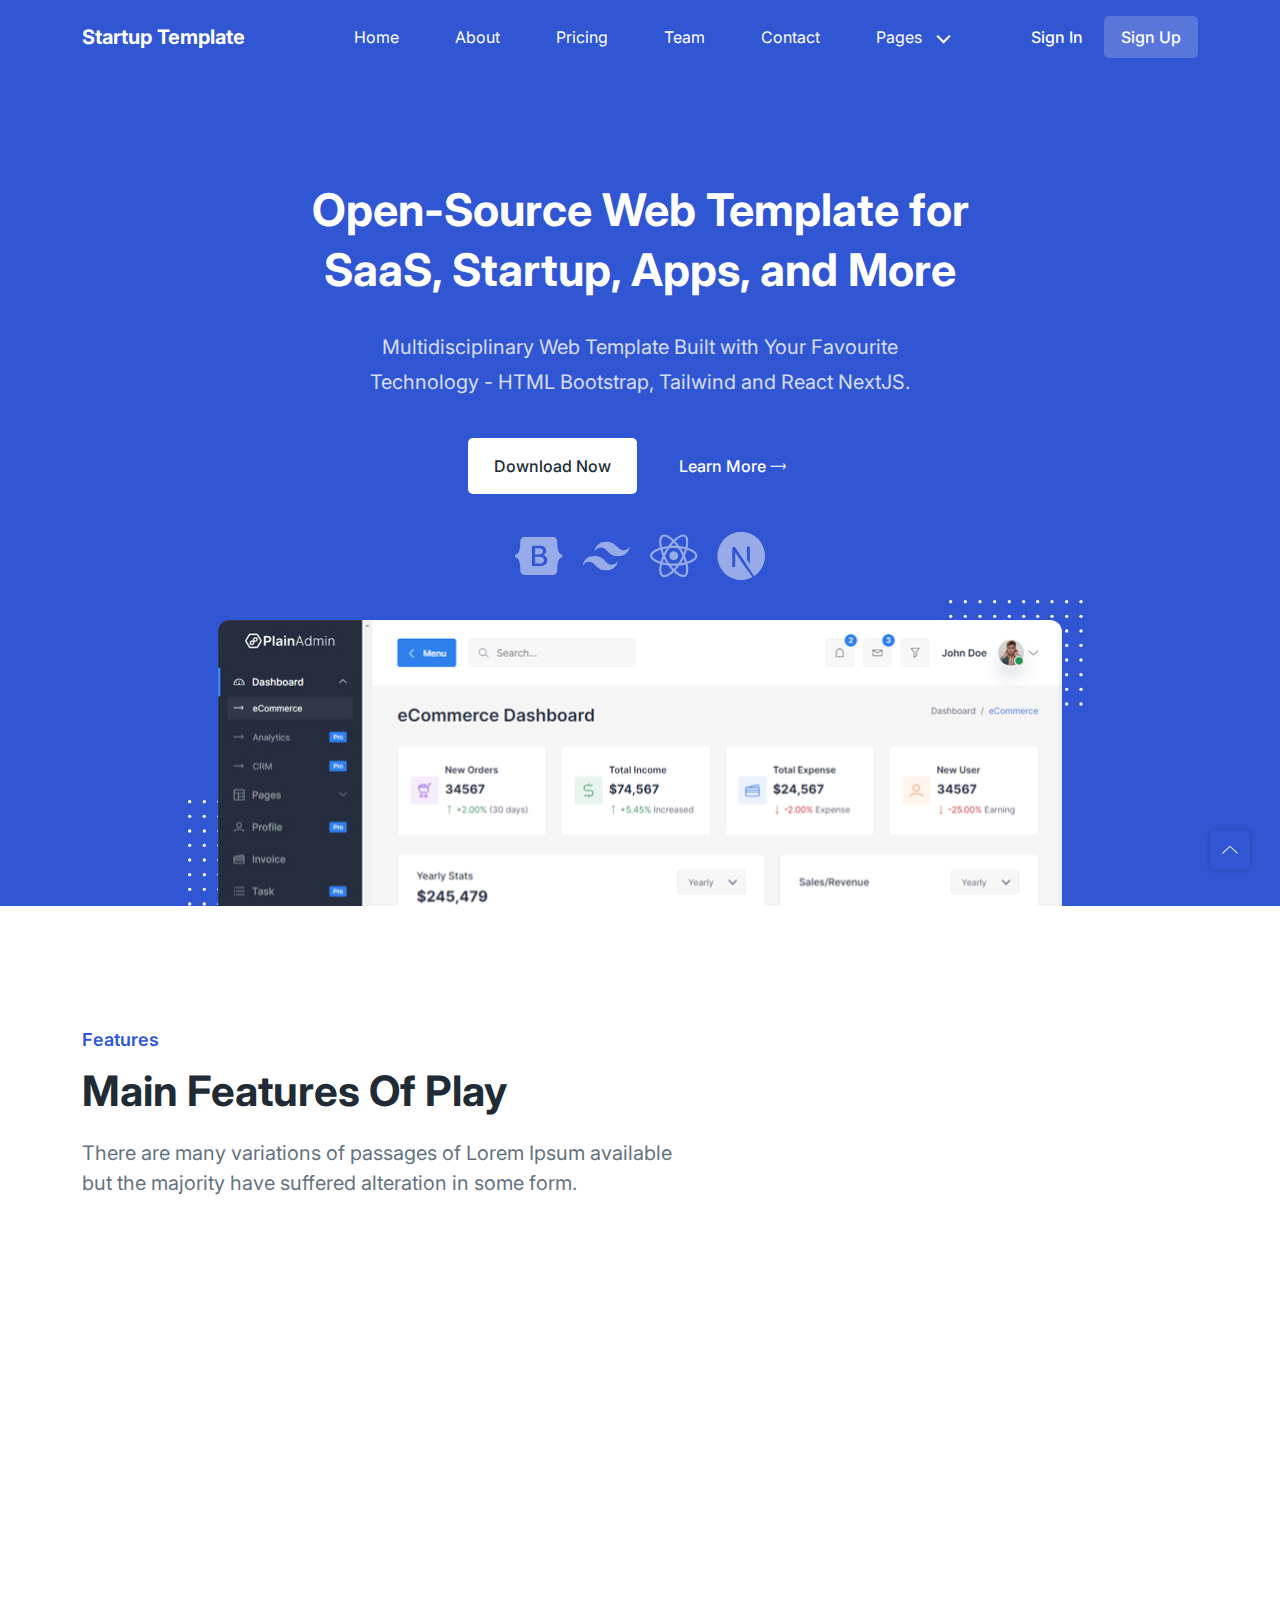
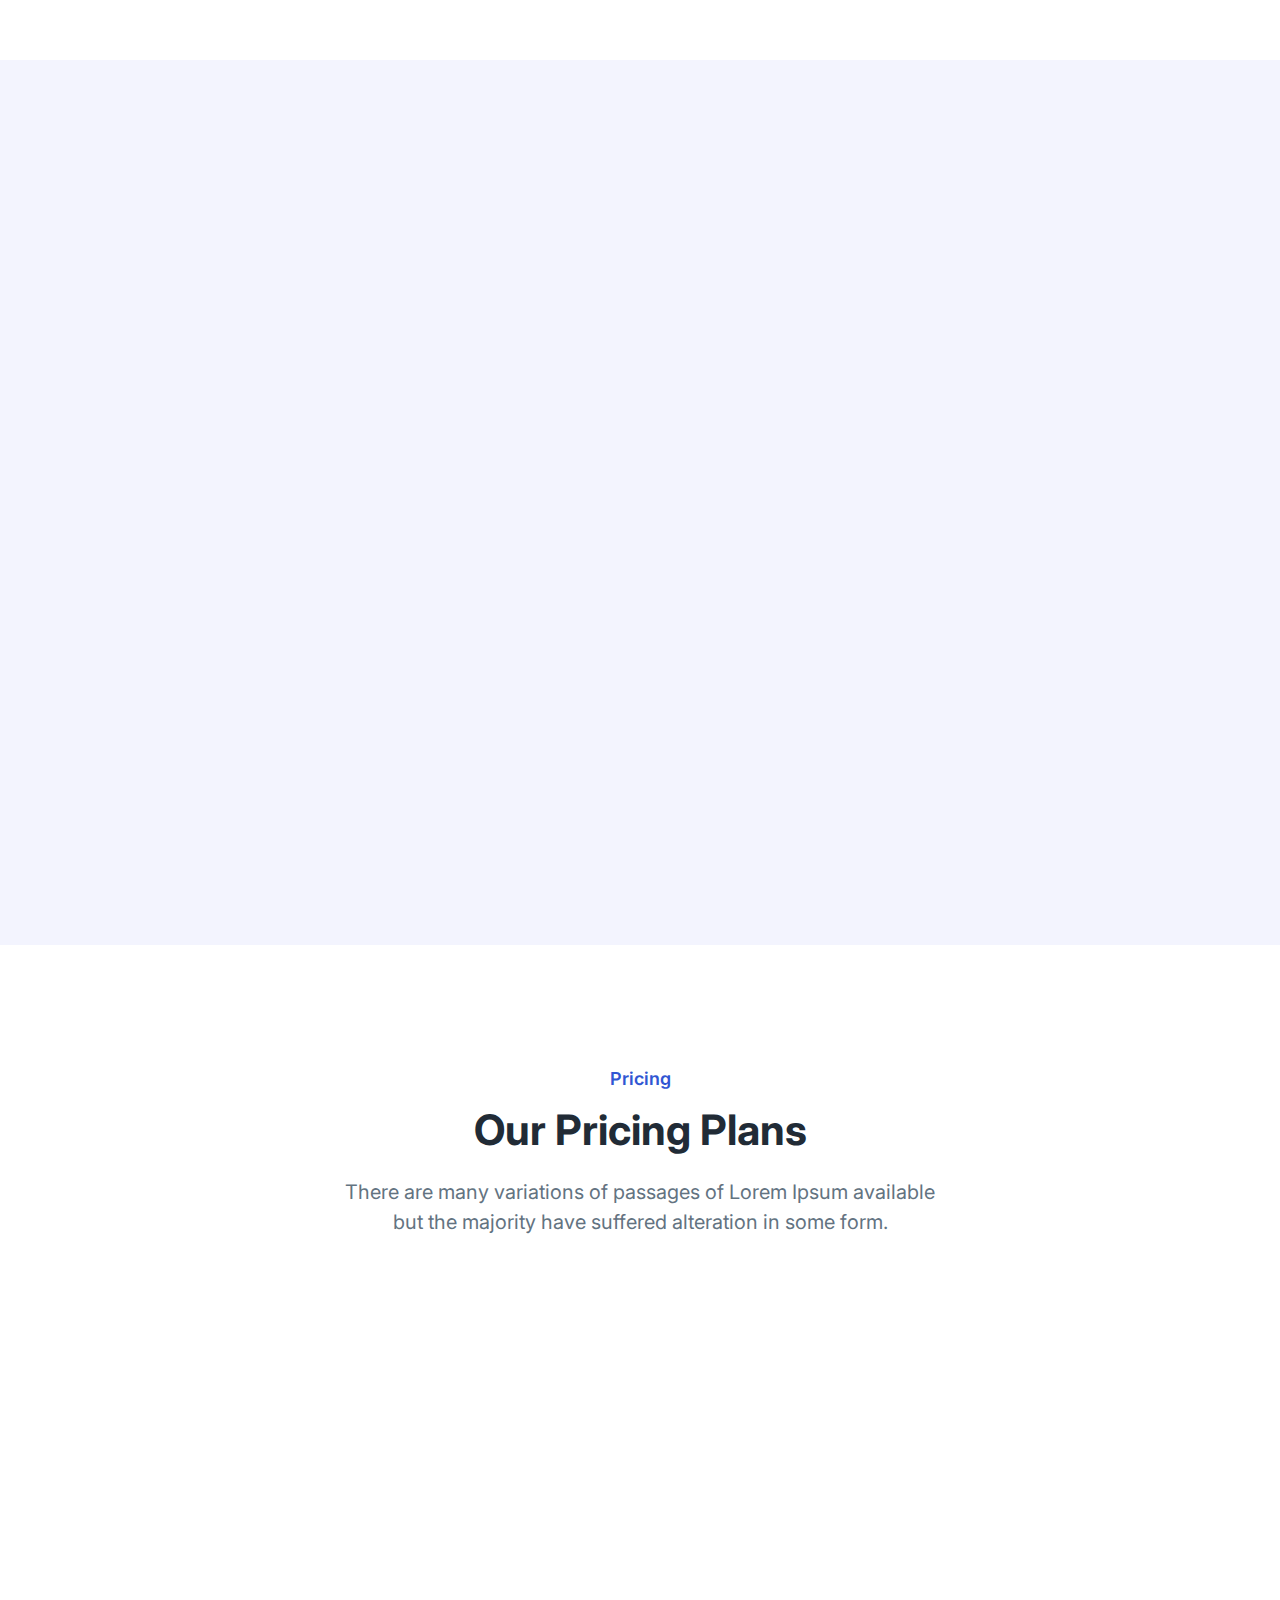
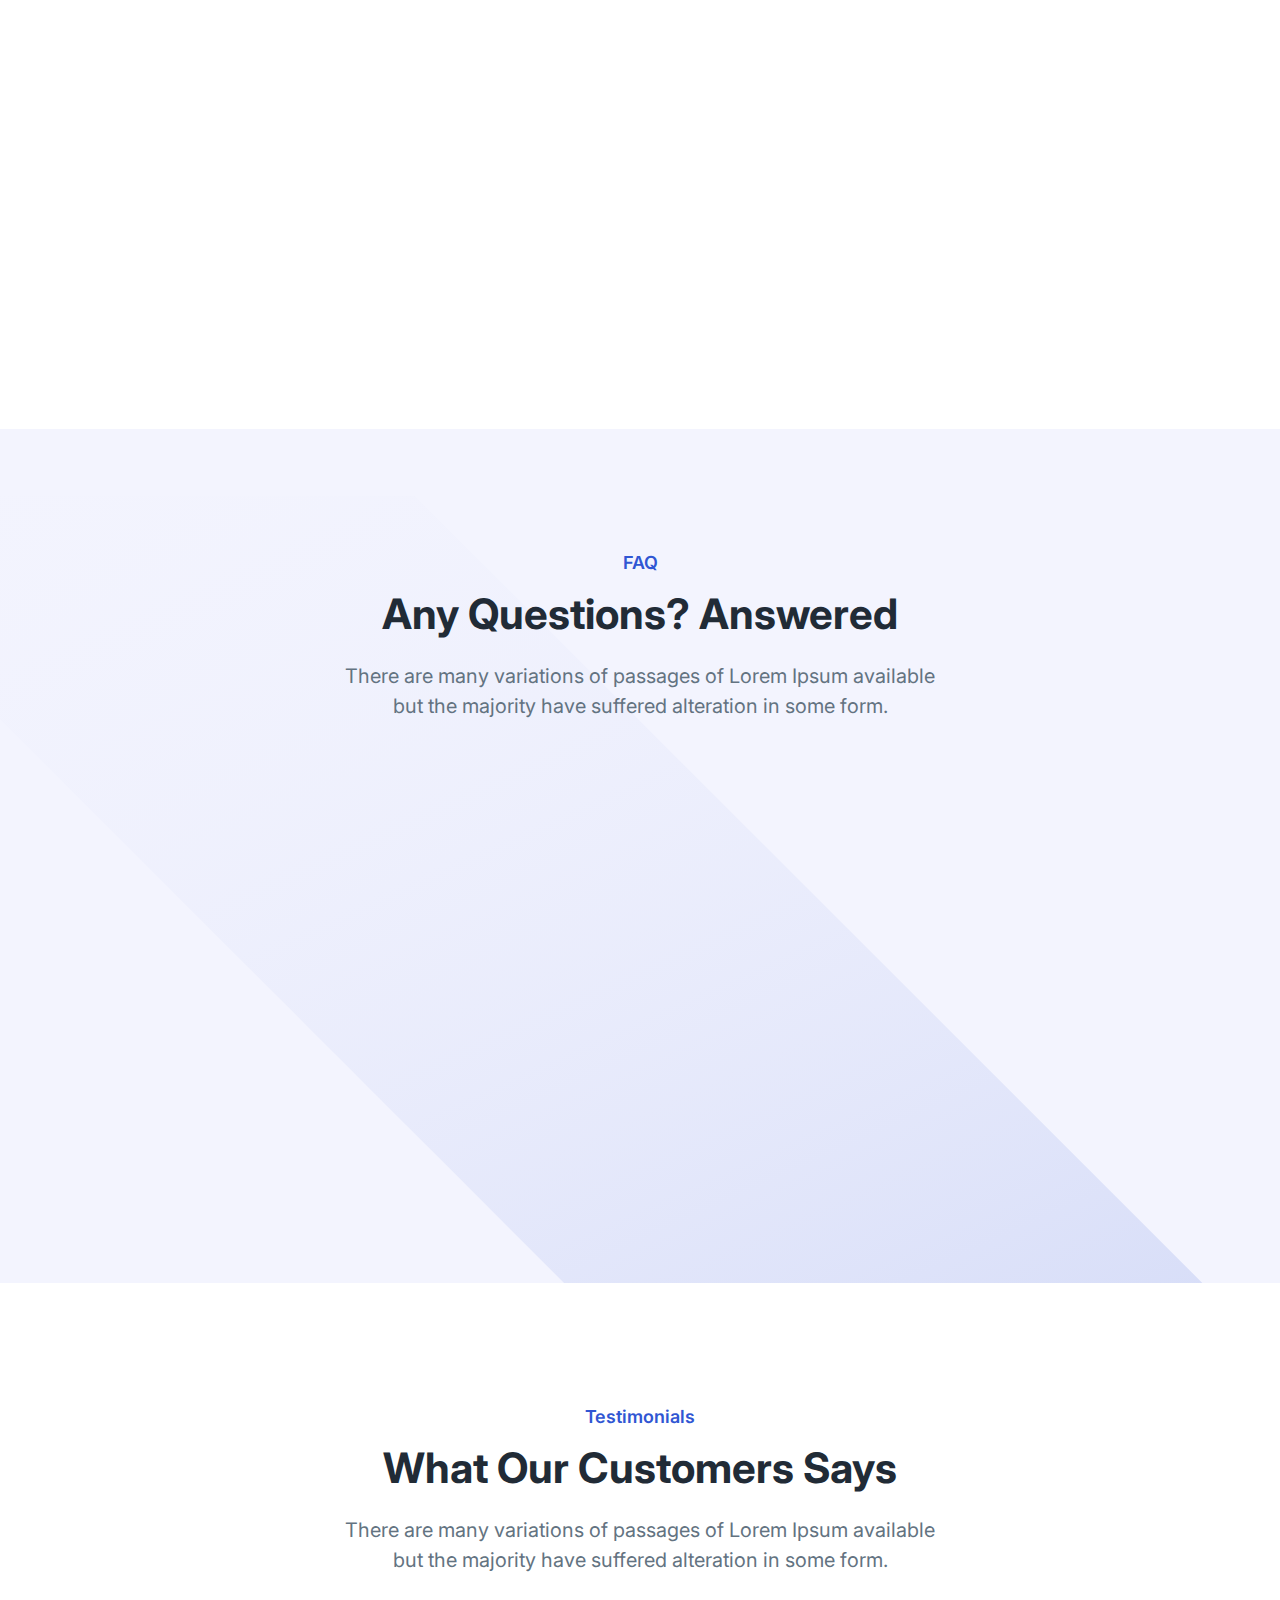
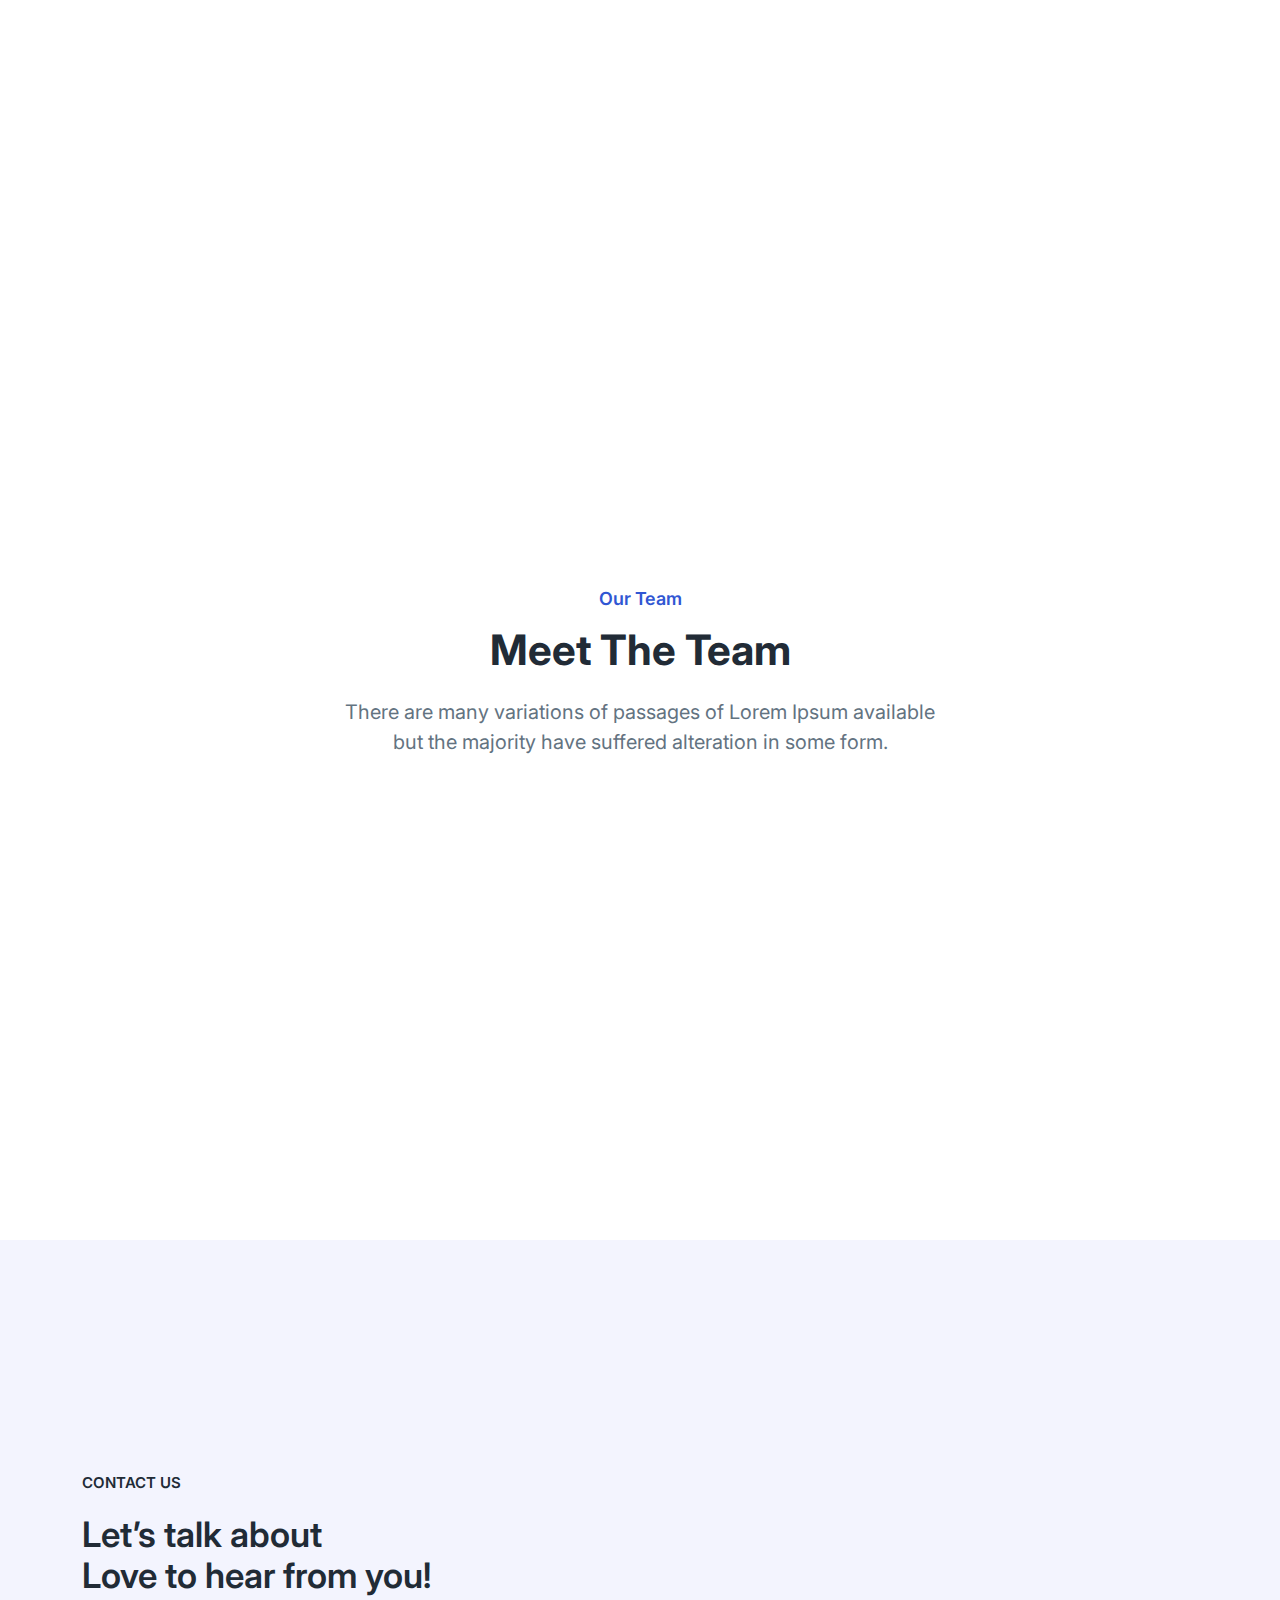
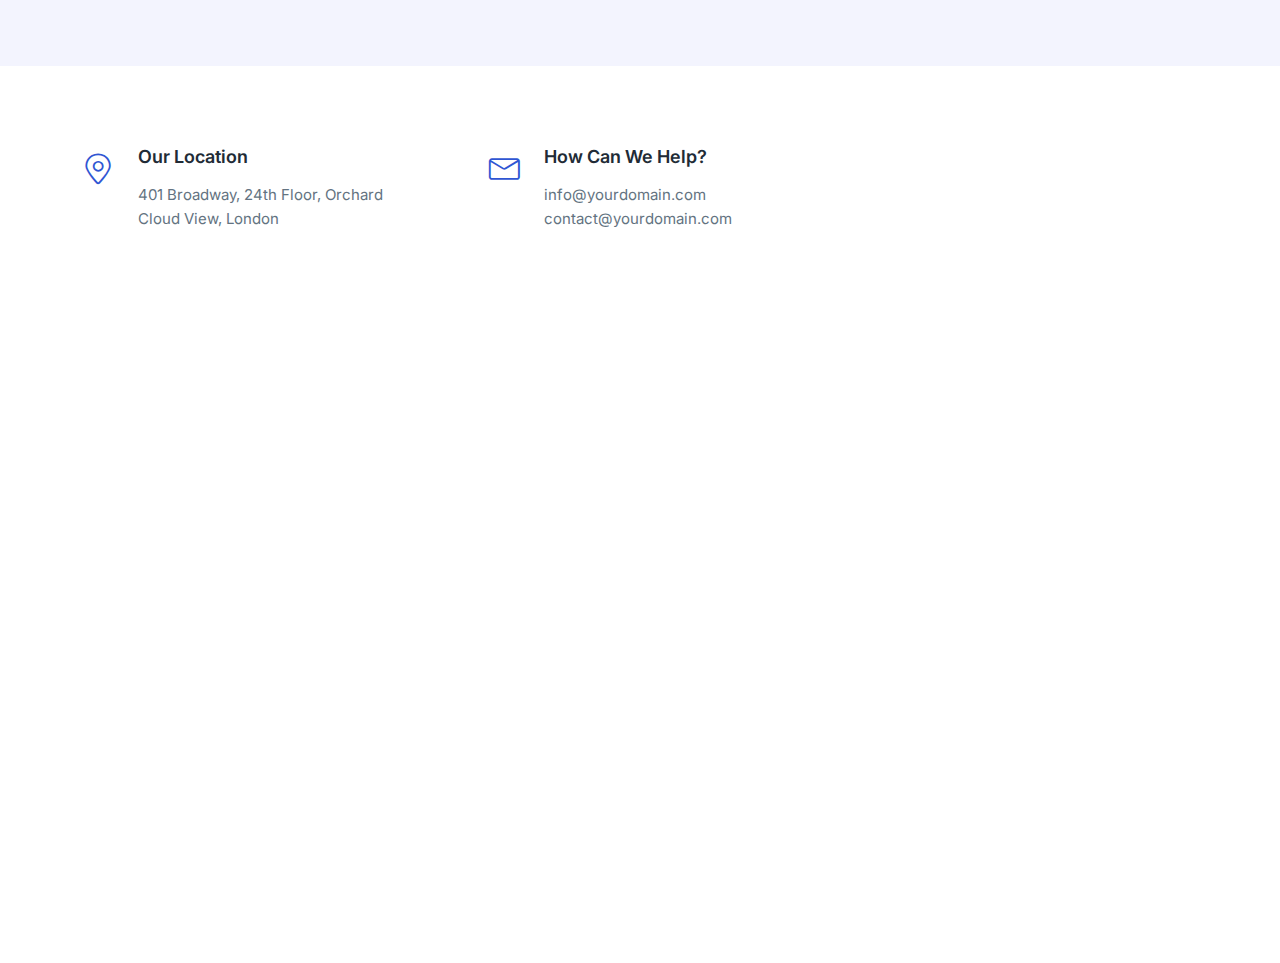
<file: index.html>
<!DOCTYPE html>
<html lang="en">
  <head>
    <meta charset="UTF-8" />
    <meta http-equiv="X-UA-Compatible" content="IE=edge" />
    <meta name="viewport" content="width=device-width, initial-scale=1.0" />
    <title>
      Startup | Free Startup and SaaS Landing Page Template by UIdeck
    </title>

    <!-- Primary Meta Tags -->
    <meta
      name="title"
      content="Play - Free Open Source HTML Bootstrap Template by UIdeck"
    />
    <meta
      name="description"
      content="Play - Free Open Source HTML Bootstrap Template by UIdeck Team"
    />

    <!-- Open Graph / Facebook -->
    <meta property="og:type" content="website" />
    <meta property="og:url" content="https://uideck.com/play/" />
    <meta
      property="og:title"
      content="Play - Free Open Source HTML Bootstrap Template by UIdeck"
    />
    <meta
      property="og:description"
      content="Play - Free Open Source HTML Bootstrap Template by UIdeck Team"
    />
    <meta
      property="og:image"
      content="https://uideck.com/wp-content/uploads/2021/09/play-meta-bs.jpg"
    />

    <!-- Twitter -->
    <meta property="twitter:card" content="summary_large_image" />
    <meta property="twitter:url" content="https://uideck.com/play/" />
    <meta
      property="twitter:title"
      content="Play - Free Open Source HTML Bootstrap Template by UIdeck"
    />
    <meta
      property="twitter:description"
      content="Play - Free Open Source HTML Bootstrap Template by UIdeck Team"
    />
    <meta
      property="twitter:image"
      content="https://uideck.com/wp-content/uploads/2021/09/play-meta-bs.jpg"
    />

    <!--====== Favicon Icon ======-->
    <link
      rel="shortcut icon"
      href="assets/images/favicon.svg"
      type="image/svg"
    />

    <!-- ===== All CSS files ===== -->
    <link rel="stylesheet" href="assets/css/bootstrap.min.css" />
    <link rel="stylesheet" href="assets/css/animate.css" />
    <link rel="stylesheet" href="assets/css/lineicons.css" />
    <link rel="stylesheet" href="assets/css/ud-styles.css" />
  </head>
  <body>
    <!-- ====== Header Start ====== -->
    <header class="ud-header">
      <div class="container">
        <div class="row">
          <div class="col-lg-12">
            <nav class="navbar navbar-expand-lg">
              <a class="navbar-brand" href="index.html">
                <span class="fw-bold text-white startup-logo">Startup Template</span>
              </a>
              <button class="navbar-toggler">
                <span class="toggler-icon"> </span>
                <span class="toggler-icon"> </span>
                <span class="toggler-icon"> </span>
              </button>

              <div class="navbar-collapse">
                <ul id="nav" class="navbar-nav mx-auto">
                  <li class="nav-item">
                    <a class="ud-menu-scroll" href="#home">Home</a>
                  </li>

                  <li class="nav-item">
                    <a class="ud-menu-scroll" href="#about">About</a>
                  </li>
                  <li class="nav-item">
                    <a class="ud-menu-scroll" href="#pricing">Pricing</a>
                  </li>
                  <li class="nav-item">
                    <a class="ud-menu-scroll" href="#team">Team</a>
                  </li>
                  <li class="nav-item">
                    <a class="ud-menu-scroll" href="#contact">Contact</a>
                  </li>
                  <li class="nav-item nav-item-has-children">
                    <a href="javascript:void(0)"> Pages </a>
                    <ul class="ud-submenu">
                      <li class="ud-submenu-item">
                        <a href="about.html" class="ud-submenu-link">
                          About Page
                        </a>
                      </li>
                      <li class="ud-submenu-item">
                        <a href="pricing.html" class="ud-submenu-link">
                          Pricing Page
                        </a>
                      </li>
                      <li class="ud-submenu-item">
                        <a href="contact.html" class="ud-submenu-link">
                          Contact Page
                        </a>
                      </li>
                      <li class="ud-submenu-item">
                        <a href="blog.html" class="ud-submenu-link">
                          Blog Grid Page
                        </a>
                      </li>
                      <li class="ud-submenu-item">
                        <a href="blog-details.html" class="ud-submenu-link">
                          Blog Details Page
                        </a>
                      </li>
                      <li class="ud-submenu-item">
                        <a href="login.html" class="ud-submenu-link">
                          Sign In Page
                        </a>
                      </li>
                      <li class="ud-submenu-item">
                        <a href="404.html" class="ud-submenu-link">404 Page</a>
                      </li>
                    </ul>
                  </li>
                </ul>
              </div>

              <div class="navbar-btn d-none d-sm-inline-block">
                <a href="login.html" class="ud-main-btn ud-login-btn">
                  Sign In
                </a>
                <a class="ud-main-btn ud-white-btn" href="javascript:void(0)">
                  Sign Up
                </a>
              </div>
            </nav>
          </div>
        </div>
      </div>
    </header>
    <!-- ====== Header End ====== -->

    <!-- ====== Hero Start ====== -->
    <section class="ud-hero" id="home">
      <div class="container">
        <div class="row">
          <div class="col-lg-12">
            <div class="ud-hero-content wow fadeInUp" data-wow-delay=".2s">
              <h1 class="ud-hero-title">
                Open-Source Web Template for SaaS, Startup, Apps, and More
              </h1>
              <p class="ud-hero-desc">
                Multidisciplinary Web Template Built with Your Favourite
                Technology - HTML Bootstrap, Tailwind and React NextJS.
              </p>
              <ul class="ud-hero-buttons">
                <li>
                  <a
                    href="https://github.com/devhau/startup-template"
                    rel="nofollow noopener"
                    target="_blank"
                    class="ud-main-btn ud-white-btn"
                  >
                    Download Now
                  </a>
                </li>
                <li>
                  <a
                    href="https://github.com/devhau/startup-template"
                    rel="nofollow noopener"
                    target="_blank"
                    class="ud-main-btn ud-link-btn"
                  >
                    Learn More <i class="lni lni-arrow-right"></i>
                  </a>
                </li>
              </ul>
            </div>
            <div
              class="ud-hero-brands-wrapper wow fadeInUp"
              data-wow-delay=".3s"
            >
              <img src="assets/images/hero/brand.svg" alt="brand" />
            </div>
            <div class="ud-hero-image wow fadeInUp" data-wow-delay=".25s">
              <img src="assets/images/hero/hero-image.svg" alt="hero-image" />
              <img
                src="assets/images/hero/dotted-shape.svg"
                alt="shape"
                class="shape shape-1"
              />
              <img
                src="assets/images/hero/dotted-shape.svg"
                alt="shape"
                class="shape shape-2"
              />
            </div>
          </div>
        </div>
      </div>
    </section>
    <!-- ====== Hero End ====== -->

    <!-- ====== Features Start ====== -->
    <section id="features" class="ud-features">
      <div class="container">
        <div class="row">
          <div class="col-lg-12">
            <div class="ud-section-title">
              <span>Features</span>
              <h2>Main Features of Play</h2>
              <p>
                There are many variations of passages of Lorem Ipsum available
                but the majority have suffered alteration in some form.
              </p>
            </div>
          </div>
        </div>
        <div class="row">
          <div class="col-xl-3 col-lg-3 col-sm-6">
            <div class="ud-single-feature wow fadeInUp" data-wow-delay=".1s">
              <div class="ud-feature-icon">
                <i class="lni lni-gift"></i>
              </div>
              <div class="ud-feature-content">
                <h3 class="ud-feature-title">Free and Open-Source</h3>
                <p class="ud-feature-desc">
                  Lorem Ipsum is simply dummy text of the printing and industry.
                </p>
                <a href="javascript:void(0)" class="ud-feature-link">
                  Learn More
                </a>
              </div>
            </div>
          </div>
          <div class="col-xl-3 col-lg-3 col-sm-6">
            <div class="ud-single-feature wow fadeInUp" data-wow-delay=".15s">
              <div class="ud-feature-icon">
                <i class="lni lni-move"></i>
              </div>
              <div class="ud-feature-content">
                <h3 class="ud-feature-title">Multipurpose Template</h3>
                <p class="ud-feature-desc">
                  Lorem Ipsum is simply dummy text of the printing and industry.
                </p>
                <a href="javascript:void(0)" class="ud-feature-link">
                  Learn More
                </a>
              </div>
            </div>
          </div>
          <div class="col-xl-3 col-lg-3 col-sm-6">
            <div class="ud-single-feature wow fadeInUp" data-wow-delay=".2s">
              <div class="ud-feature-icon">
                <i class="lni lni-layout"></i>
              </div>
              <div class="ud-feature-content">
                <h3 class="ud-feature-title">High-quality Design</h3>
                <p class="ud-feature-desc">
                  Lorem Ipsum is simply dummy text of the printing and industry.
                </p>
                <a href="javascript:void(0)" class="ud-feature-link">
                  Learn More
                </a>
              </div>
            </div>
          </div>
          <div class="col-xl-3 col-lg-3 col-sm-6">
            <div class="ud-single-feature wow fadeInUp" data-wow-delay=".25s">
              <div class="ud-feature-icon">
                <i class="lni lni-layers"></i>
              </div>
              <div class="ud-feature-content">
                <h3 class="ud-feature-title">All Essential Elements</h3>
                <p class="ud-feature-desc">
                  Lorem Ipsum is simply dummy text of the printing and industry.
                </p>
                <a href="javascript:void(0)" class="ud-feature-link">
                  Learn More
                </a>
              </div>
            </div>
          </div>
        </div>
      </div>
    </section>
    <!-- ====== Features End ====== -->

    <!-- ====== About Start ====== -->
    <section id="about" class="ud-about">
      <div class="container">
        <div class="ud-about-wrapper wow fadeInUp" data-wow-delay=".2s">
          <div class="ud-about-content-wrapper">
            <div class="ud-about-content">
              <span class="tag">About Us</span>
              <h2>Brilliant Toolkit to Build Nextgen Website Faster.</h2>
              <p>
                The main ‘thrust’ is to focus on educating attendees on how to
                best protect highly vulnerable business applications with
                interactive panel discussions and roundtables led by subject
                matter experts.
              </p>

              <p>
                The main ‘thrust’ is to focus on educating attendees on how to
                best protect highly vulnerable business applications with
                interactive panel.
              </p>
              <a href="javascript:void(0)" class="ud-main-btn">Learn More</a>
            </div>
          </div>
          <div class="ud-about-image">
            <img src="assets/images/about/about-image.svg" alt="about-image" />
          </div>
        </div>
      </div>
    </section>
    <!-- ====== About End ====== -->

    <!-- ====== Pricing Start ====== -->
    <section id="pricing" class="ud-pricing">
      <div class="container">
        <div class="row">
          <div class="col-lg-12">
            <div class="ud-section-title mx-auto text-center">
              <span>Pricing</span>
              <h2>Our Pricing Plans</h2>
              <p>
                There are many variations of passages of Lorem Ipsum available
                but the majority have suffered alteration in some form.
              </p>
            </div>
          </div>
        </div>

        <div class="row g-0 align-items-center justify-content-center">
          <div class="col-lg-4 col-md-6 col-sm-10">
            <div
              class="ud-single-pricing first-item wow fadeInUp"
              data-wow-delay=".15s"
            >
              <div class="ud-pricing-header">
                <h3>STARTING FROM</h3>
                <h4>$ 19.99/mo</h4>
              </div>
              <div class="ud-pricing-body">
                <ul>
                  <li>5 User</li>
                  <li>All UI components</li>
                  <li>Lifetime access</li>
                  <li>Free updates</li>
                  <li>Use on 1 (one) project</li>
                  <li>4 Months support</li>
                </ul>
              </div>
              <div class="ud-pricing-footer">
                <a href="javascript:void(0)" class="ud-main-btn ud-border-btn">
                  Purchase Now
                </a>
              </div>
            </div>
          </div>
          <div class="col-lg-4 col-md-6 col-sm-10">
            <div
              class="ud-single-pricing active wow fadeInUp"
              data-wow-delay=".1s"
            >
              <span class="ud-popular-tag">POPULAR</span>
              <div class="ud-pricing-header">
                <h3>STARTING FROM</h3>
                <h4>$ 30.99/mo</h4>
              </div>
              <div class="ud-pricing-body">
                <ul>
                  <li>5 User</li>
                  <li>All UI components</li>
                  <li>Lifetime access</li>
                  <li>Free updates</li>
                  <li>Use on 1 (one) project</li>
                  <li>4 Months support</li>
                </ul>
              </div>
              <div class="ud-pricing-footer">
                <a href="javascript:void(0)" class="ud-main-btn ud-white-btn">
                  Purchase Now
                </a>
              </div>
            </div>
          </div>
          <div class="col-lg-4 col-md-6 col-sm-10">
            <div
              class="ud-single-pricing last-item wow fadeInUp"
              data-wow-delay=".15s"
            >
              <div class="ud-pricing-header">
                <h3>STARTING FROM</h3>
                <h4>$ 70.99/mo</h4>
              </div>
              <div class="ud-pricing-body">
                <ul>
                  <li>5 User</li>
                  <li>All UI components</li>
                  <li>Lifetime access</li>
                  <li>Free updates</li>
                  <li>Use on 1 (one) project</li>
                  <li>4 Months support</li>
                </ul>
              </div>
              <div class="ud-pricing-footer">
                <a href="javascript:void(0)" class="ud-main-btn ud-border-btn">
                  Purchase Now
                </a>
              </div>
            </div>
          </div>
        </div>
      </div>
    </section>
    <!-- ====== Pricing End ====== -->

    <!-- ====== FAQ Start ====== -->
    <section id="faq" class="ud-faq">
      <div class="shape">
        <img src="assets/images/faq/shape.svg" alt="shape" />
      </div>
      <div class="container">
        <div class="row">
          <div class="col-lg-12">
            <div class="ud-section-title text-center mx-auto">
              <span>FAQ</span>
              <h2>Any Questions? Answered</h2>
              <p>
                There are many variations of passages of Lorem Ipsum available
                but the majority have suffered alteration in some form.
              </p>
            </div>
          </div>
        </div>

        <div class="row">
          <div class="col-lg-6">
            <div class="ud-single-faq wow fadeInUp" data-wow-delay=".1s">
              <div class="accordion">
                <button
                  class="ud-faq-btn collapsed"
                  data-bs-toggle="collapse"
                  data-bs-target="#collapseOne"
                >
                  <span class="icon flex-shrink-0">
                    <i class="lni lni-chevron-down"></i>
                  </span>
                  <span>How to use UIdeck?</span>
                </button>
                <div id="collapseOne" class="accordion-collapse collapse">
                  <div class="ud-faq-body">
                    Lorem Ipsum is simply dummy text of the printing and
                    typesetting industry. Lorem Ipsum has been the industry's
                    standard dummy text ever since the 1500s, when an unknown
                    printer took a galley of type and scrambled it to make a
                    type specimen book.
                  </div>
                </div>
              </div>
            </div>
            <div class="ud-single-faq wow fadeInUp" data-wow-delay=".15s">
              <div class="accordion">
                <button
                  class="ud-faq-btn collapsed"
                  data-bs-toggle="collapse"
                  data-bs-target="#collapseTwo"
                >
                  <span class="icon flex-shrink-0">
                    <i class="lni lni-chevron-down"></i>
                  </span>
                  <span>How to download icons from Lineicons?</span>
                </button>
                <div id="collapseTwo" class="accordion-collapse collapse">
                  <div class="ud-faq-body">
                    Lorem Ipsum is simply dummy text of the printing and
                    typesetting industry. Lorem Ipsum has been the industry's
                    standard dummy text ever since the 1500s, when an unknown
                    printer took a galley of type and scrambled it to make a
                    type specimen book.
                  </div>
                </div>
              </div>
            </div>
            <div class="ud-single-faq wow fadeInUp" data-wow-delay=".2s">
              <div class="accordion">
                <button
                  class="ud-faq-btn collapsed"
                  data-bs-toggle="collapse"
                  data-bs-target="#collapseThree"
                >
                  <span class="icon flex-shrink-0">
                    <i class="lni lni-chevron-down"></i>
                  </span>
                  <span>Is GrayGrids part of UIdeck?</span>
                </button>
                <div id="collapseThree" class="accordion-collapse collapse">
                  <div class="ud-faq-body">
                    Lorem Ipsum is simply dummy text of the printing and
                    typesetting industry. Lorem Ipsum has been the industry's
                    standard dummy text ever since the 1500s, when an unknown
                    printer took a galley of type and scrambled it to make a
                    type specimen book.
                  </div>
                </div>
              </div>
            </div>
          </div>
          <div class="col-lg-6">
            <div class="ud-single-faq wow fadeInUp" data-wow-delay=".1s">
              <div class="accordion">
                <button
                  class="ud-faq-btn collapsed"
                  data-bs-toggle="collapse"
                  data-bs-target="#collapseFour"
                >
                  <span class="icon flex-shrink-0">
                    <i class="lni lni-chevron-down"></i>
                  </span>
                  <span>Can I use this template for commercial project?</span>
                </button>
                <div id="collapseFour" class="accordion-collapse collapse">
                  <div class="ud-faq-body">
                    Lorem Ipsum is simply dummy text of the printing and
                    typesetting industry. Lorem Ipsum has been the industry's
                    standard dummy text ever since the 1500s, when an unknown
                    printer took a galley of type and scrambled it to make a
                    type specimen book.
                  </div>
                </div>
              </div>
            </div>
            <div class="ud-single-faq wow fadeInUp" data-wow-delay=".15s">
              <div class="accordion">
                <button
                  class="ud-faq-btn collapsed"
                  data-bs-toggle="collapse"
                  data-bs-target="#collapseFive"
                >
                  <span class="icon flex-shrink-0">
                    <i class="lni lni-chevron-down"></i>
                  </span>
                  <span>Do you have plan releasing Play Pro?</span>
                </button>
                <div id="collapseFive" class="accordion-collapse collapse">
                  <div class="ud-faq-body">
                    Lorem Ipsum is simply dummy text of the printing and
                    typesetting industry. Lorem Ipsum has been the industry's
                    standard dummy text ever since the 1500s, when an unknown
                    printer took a galley of type and scrambled it to make a
                    type specimen book.
                  </div>
                </div>
              </div>
            </div>
            <div class="ud-single-faq wow fadeInUp" data-wow-delay=".2s">
              <div class="accordion">
                <button
                  class="ud-faq-btn collapsed"
                  data-bs-toggle="collapse"
                  data-bs-target="#collapseSix"
                >
                  <span class="icon flex-shrink-0">
                    <i class="lni lni-chevron-down"></i>
                  </span>
                  <span>Where and how to host this template?</span>
                </button>
                <div id="collapseSix" class="accordion-collapse collapse">
                  <div class="ud-faq-body">
                    Lorem Ipsum is simply dummy text of the printing and
                    typesetting industry. Lorem Ipsum has been the industry's
                    standard dummy text ever since the 1500s, when an unknown
                    printer took a galley of type and scrambled it to make a
                    type specimen book.
                  </div>
                </div>
              </div>
            </div>
          </div>
        </div>
      </div>
    </section>
    <!-- ====== FAQ End ====== -->

    <!-- ====== Testimonials Start ====== -->
    <section id="testimonials" class="ud-testimonials">
      <div class="container">
        <div class="row">
          <div class="col-lg-12">
            <div class="ud-section-title mx-auto text-center">
              <span>Testimonials</span>
              <h2>What our Customers Says</h2>
              <p>
                There are many variations of passages of Lorem Ipsum available
                but the majority have suffered alteration in some form.
              </p>
            </div>
          </div>
        </div>

        <div class="row">
          <div class="col-lg-4 col-md-6">
            <div
              class="ud-single-testimonial wow fadeInUp"
              data-wow-delay=".1s"
            >
              <div class="ud-testimonial-ratings">
                <i class="lni lni-star-filled"></i>
                <i class="lni lni-star-filled"></i>
                <i class="lni lni-star-filled"></i>
                <i class="lni lni-star-filled"></i>
                <i class="lni lni-star-filled"></i>
              </div>
              <div class="ud-testimonial-content">
                <p>
                  “Our members are so impressed. It's intuitive. It's clean.
                  It's distraction free. If you're building a community.
                </p>
              </div>
              <div class="ud-testimonial-info">
                <div class="ud-testimonial-image">
                  <img
                    src="assets/images/testimonials/author-01.png"
                    alt="author"
                  />
                </div>
                <div class="ud-testimonial-meta">
                  <h4>Sabo Masties</h4>
                  <p>Founder @UIdeck</p>
                </div>
              </div>
            </div>
          </div>
          <div class="col-lg-4 col-md-6">
            <div
              class="ud-single-testimonial wow fadeInUp"
              data-wow-delay=".15s"
            >
              <div class="ud-testimonial-ratings">
                <i class="lni lni-star-filled"></i>
                <i class="lni lni-star-filled"></i>
                <i class="lni lni-star-filled"></i>
                <i class="lni lni-star-filled"></i>
                <i class="lni lni-star-filled"></i>
              </div>
              <div class="ud-testimonial-content">
                <p>
                  “Our members are so impressed. It's intuitive. It's clean.
                  It's distraction free. If you're building a community.
                </p>
              </div>
              <div class="ud-testimonial-info">
                <div class="ud-testimonial-image">
                  <img
                    src="assets/images/testimonials/author-02.png"
                    alt="author"
                  />
                </div>
                <div class="ud-testimonial-meta">
                  <h4>Margin Gesmu</h4>
                  <p>Founder @Lineicons</p>
                </div>
              </div>
            </div>
          </div>
          <div class="col-lg-4 col-md-6">
            <div
              class="ud-single-testimonial wow fadeInUp"
              data-wow-delay=".2s"
            >
              <div class="ud-testimonial-ratings">
                <i class="lni lni-star-filled"></i>
                <i class="lni lni-star-filled"></i>
                <i class="lni lni-star-filled"></i>
                <i class="lni lni-star-filled"></i>
                <i class="lni lni-star-filled"></i>
              </div>
              <div class="ud-testimonial-content">
                <p>
                  “Our members are so impressed. It's intuitive. It's clean.
                  It's distraction free. If you're building a community.
                </p>
              </div>
              <div class="ud-testimonial-info">
                <div class="ud-testimonial-image">
                  <img
                    src="assets/images/testimonials/author-03.png"
                    alt="author"
                  />
                </div>
                <div class="ud-testimonial-meta">
                  <h4>William Smith</h4>
                  <p>Founder @GrayGrids</p>
                </div>
              </div>
            </div>
          </div>
        </div>
        <div class="row">
          <div class="col-lg-12">
            <div class="ud-brands wow fadeInUp" data-wow-delay=".2s">
              <div class="ud-title">
                <h6>Trusted and Used by</h6>
              </div>
              <div class="ud-brands-logo">
                <div class="ud-single-logo">
                  <img src="assets/images/brands/ayroui.svg" alt="ayroui" />
                </div>
                <div class="ud-single-logo">
                  <img src="assets/images/brands/uideck.svg" alt="uideck" />
                </div>
                <div class="ud-single-logo">
                  <img
                    src="assets/images/brands/graygrids.svg"
                    alt="graygrids"
                  />
                </div>
                <div class="ud-single-logo">
                  <img
                    src="assets/images/brands/lineicons.svg"
                    alt="lineicons"
                  />
                </div>
                <div class="ud-single-logo">
                  <img
                    src="assets/images/brands/ecommerce-html.svg"
                    alt="ecommerce-html"
                  />
                </div>
              </div>
            </div>
          </div>
        </div>
      </div>
    </section>
    <!-- ====== Testimonials End ====== -->

    <!-- ====== Team Start ====== -->
    <section id="team" class="ud-team">
      <div class="container">
        <div class="row">
          <div class="col-lg-12">
            <div class="ud-section-title mx-auto text-center">
              <span>Our Team</span>
              <h2>Meet The Team</h2>
              <p>
                There are many variations of passages of Lorem Ipsum available
                but the majority have suffered alteration in some form.
              </p>
            </div>
          </div>
        </div>

        <div class="row">
          <div class="col-xl-3 col-lg-3 col-sm-6">
            <div class="ud-single-team wow fadeInUp" data-wow-delay=".1s">
              <div class="ud-team-image-wrapper">
                <div class="ud-team-image">
                  <img src="assets/images/team/team-01.png" alt="team" />
                </div>

                <img
                  src="assets/images/team/dotted-shape.svg"
                  alt="shape"
                  class="shape shape-1"
                />
                <img
                  src="assets/images/team/shape-2.svg"
                  alt="shape"
                  class="shape shape-2"
                />
              </div>
              <div class="ud-team-info">
                <h5>Adveen Desuza</h5>
                <h6>UI Designer</h6>
              </div>
              <ul class="ud-team-socials">
                <li>
                  <a href="https://twitter.com/MusharofChy">
                    <i class="lni lni-facebook-filled"></i>
                  </a>
                </li>
                <li>
                  <a href="https://twitter.com/MusharofChy">
                    <i class="lni lni-twitter-filled"></i>
                  </a>
                </li>
                <li>
                  <a href="https://twitter.com/MusharofChy">
                    <i class="lni lni-instagram-filled"></i>
                  </a>
                </li>
              </ul>
            </div>
          </div>
          <div class="col-xl-3 col-lg-3 col-sm-6">
            <div class="ud-single-team wow fadeInUp" data-wow-delay=".15s">
              <div class="ud-team-image-wrapper">
                <div class="ud-team-image">
                  <img src="assets/images/team/team-02.png" alt="team" />
                </div>

                <img
                  src="assets/images/team/dotted-shape.svg"
                  alt="shape"
                  class="shape shape-1"
                />
                <img
                  src="assets/images/team/shape-2.svg"
                  alt="shape"
                  class="shape shape-2"
                />
              </div>
              <div class="ud-team-info">
                <h5>Jezmin uniya</h5>
                <h6>Product Designer</h6>
              </div>
              <ul class="ud-team-socials">
                <li>
                  <a href="https://twitter.com/MusharofChy">
                    <i class="lni lni-facebook-filled"></i>
                  </a>
                </li>
                <li>
                  <a href="https://twitter.com/MusharofChy">
                    <i class="lni lni-twitter-filled"></i>
                  </a>
                </li>
                <li>
                  <a href="https://twitter.com/MusharofChy">
                    <i class="lni lni-instagram-filled"></i>
                  </a>
                </li>
              </ul>
            </div>
          </div>
          <div class="col-xl-3 col-lg-3 col-sm-6">
            <div class="ud-single-team wow fadeInUp" data-wow-delay=".2s">
              <div class="ud-team-image-wrapper">
                <div class="ud-team-image">
                  <img src="assets/images/team/team-03.png" alt="team" />
                </div>

                <img
                  src="assets/images/team/dotted-shape.svg"
                  alt="shape"
                  class="shape shape-1"
                />
                <img
                  src="assets/images/team/shape-2.svg"
                  alt="shape"
                  class="shape shape-2"
                />
              </div>
              <div class="ud-team-info">
                <h5>Andrieo Gloree</h5>
                <h6>App Developer</h6>
              </div>
              <ul class="ud-team-socials">
                <li>
                  <a href="https://twitter.com/MusharofChy">
                    <i class="lni lni-facebook-filled"></i>
                  </a>
                </li>
                <li>
                  <a href="https://twitter.com/MusharofChy">
                    <i class="lni lni-twitter-filled"></i>
                  </a>
                </li>
                <li>
                  <a href="https://twitter.com/MusharofChy">
                    <i class="lni lni-instagram-filled"></i>
                  </a>
                </li>
              </ul>
            </div>
          </div>
          <div class="col-xl-3 col-lg-3 col-sm-6">
            <div class="ud-single-team wow fadeInUp" data-wow-delay=".25s">
              <div class="ud-team-image-wrapper">
                <div class="ud-team-image">
                  <img src="assets/images/team/team-04.png" alt="team" />
                </div>

                <img
                  src="assets/images/team/dotted-shape.svg"
                  alt="shape"
                  class="shape shape-1"
                />
                <img
                  src="assets/images/team/shape-2.svg"
                  alt="shape"
                  class="shape shape-2"
                />
              </div>
              <div class="ud-team-info">
                <h5>Jackie Sanders</h5>
                <h6>Content Writer</h6>
              </div>
              <ul class="ud-team-socials">
                <li>
                  <a href="https://twitter.com/MusharofChy">
                    <i class="lni lni-facebook-filled"></i>
                  </a>
                </li>
                <li>
                  <a href="https://twitter.com/MusharofChy">
                    <i class="lni lni-twitter-filled"></i>
                  </a>
                </li>
                <li>
                  <a href="https://twitter.com/MusharofChy">
                    <i class="lni lni-instagram-filled"></i>
                  </a>
                </li>
              </ul>
            </div>
          </div>
        </div>
      </div>
    </section>
    <!-- ====== Team End ====== -->

    <!-- ====== Contact Start ====== -->
    <section id="contact" class="ud-contact">
      <div class="container">
        <div class="row align-items-center">
          <div class="col-xl-8 col-lg-7">
            <div class="ud-contact-content-wrapper">
              <div class="ud-contact-title">
                <span>CONTACT US</span>
                <h2>
                  Let’s talk about <br />
                  Love to hear from you!
                </h2>
              </div>
              <div class="ud-contact-info-wrapper">
                <div class="ud-single-info">
                  <div class="ud-info-icon">
                    <i class="lni lni-map-marker"></i>
                  </div>
                  <div class="ud-info-meta">
                    <h5>Our Location</h5>
                    <p>401 Broadway, 24th Floor, Orchard Cloud View, London</p>
                  </div>
                </div>
                <div class="ud-single-info">
                  <div class="ud-info-icon">
                    <i class="lni lni-envelope"></i>
                  </div>
                  <div class="ud-info-meta">
                    <h5>How Can We Help?</h5>
                    <p>info@yourdomain.com</p>
                    <p>contact@yourdomain.com</p>
                  </div>
                </div>
              </div>
            </div>
          </div>
          <div class="col-xl-4 col-lg-5">
            <div
              class="ud-contact-form-wrapper wow fadeInUp"
              data-wow-delay=".2s"
            >
              <h3 class="ud-contact-form-title">Send us a Message</h3>
              <form class="ud-contact-form">
                <div class="ud-form-group">
                  <label for="fullName">Full Name*</label>
                  <input
                    type="text"
                    name="fullName"
                    placeholder="Adam Gelius"
                  />
                </div>
                <div class="ud-form-group">
                  <label for="email">Email*</label>
                  <input
                    type="email"
                    name="email"
                    placeholder="example@yourmail.com"
                  />
                </div>
                <div class="ud-form-group">
                  <label for="phone">Phone*</label>
                  <input
                    type="text"
                    name="phone"
                    placeholder="+885 1254 5211 552"
                  />
                </div>
                <div class="ud-form-group">
                  <label for="message">Message*</label>
                  <textarea
                    name="message"
                    rows="1"
                    placeholder="type your message here"
                  ></textarea>
                </div>
                <div class="ud-form-group mb-0">
                  <button type="submit" class="ud-main-btn">
                    Send Message
                  </button>
                </div>
              </form>
            </div>
          </div>
        </div>
      </div>
    </section>
    <!-- ====== Contact End ====== -->

    <!-- ====== Footer Start ====== -->
    <footer class="ud-footer wow fadeInUp" data-wow-delay=".15s">
      <div class="shape shape-1">
        <img src="assets/images/footer/shape-1.svg" alt="shape" />
      </div>
      <div class="shape shape-2">
        <img src="assets/images/footer/shape-2.svg" alt="shape" />
      </div>
      <div class="shape shape-3">
        <img src="assets/images/footer/shape-3.svg" alt="shape" />
      </div>
      <div class="ud-footer-widgets">
        <div class="container">
          <div class="row">
            <div class="col-xl-3 col-lg-4 col-md-6">
              <div class="ud-widget">
                <a href="index.html" class="ud-footer-logo">
                  <span class="fw-bold text-white startup-logo">Startup Template</span>
                </a>
                <p class="ud-widget-desc">
                  We create digital experiences for brands and companies by
                  using technology.
                </p>
                <ul class="ud-widget-socials">
                  <li>
                    <a href="https://twitter.com/MusharofChy">
                      <i class="lni lni-facebook-filled"></i>
                    </a>
                  </li>
                  <li>
                    <a href="https://twitter.com/MusharofChy">
                      <i class="lni lni-twitter-filled"></i>
                    </a>
                  </li>
                  <li>
                    <a href="https://twitter.com/MusharofChy">
                      <i class="lni lni-instagram-filled"></i>
                    </a>
                  </li>
                  <li>
                    <a href="https://twitter.com/MusharofChy">
                      <i class="lni lni-linkedin-original"></i>
                    </a>
                  </li>
                </ul>
              </div>
            </div>

            <div class="col-xl-2 col-lg-2 col-md-6 col-sm-6">
              <div class="ud-widget">
                <h5 class="ud-widget-title">About Us</h5>
                <ul class="ud-widget-links">
                  <li>
                    <a href="javascript:void(0)">Home</a>
                  </li>
                  <li>
                    <a href="javascript:void(0)">Features</a>
                  </li>
                  <li>
                    <a href="javascript:void(0)">About</a>
                  </li>
                  <li>
                    <a href="javascript:void(0)">Testimonial</a>
                  </li>
                </ul>
              </div>
            </div>
            <div class="col-xl-2 col-lg-3 col-md-6 col-sm-6">
              <div class="ud-widget">
                <h5 class="ud-widget-title">Features</h5>
                <ul class="ud-widget-links">
                  <li>
                    <a href="javascript:void(0)">How it works</a>
                  </li>
                  <li>
                    <a href="javascript:void(0)">Privacy policy</a>
                  </li>
                  <li>
                    <a href="javascript:void(0)">Terms of service</a>
                  </li>
                  <li>
                    <a href="javascript:void(0)">Refund policy</a>
                  </li>
                </ul>
              </div>
            </div>
            <div class="col-xl-2 col-lg-3 col-md-6 col-sm-6">
              <div class="ud-widget">
                <h5 class="ud-widget-title">Our Products</h5>
                <ul class="ud-widget-links">
                  <li>
                    <a
                      href="https://lineicons.com/"
                      rel="nofollow noopner"
                      target="_blank"
                      >Lineicons
                    </a>
                  </li>
                  <li>
                    <a
                      href="https://ecommercehtml.com/"
                      rel="nofollow noopner"
                      target="_blank"
                      >Ecommerce HTML</a
                    >
                  </li>
                  <li>
                    <a
                      href="https://ayroui.com/"
                      rel="nofollow noopner"
                      target="_blank"
                      >Ayro UI</a
                    >
                  </li>
                  <li>
                    <a
                      href="https://graygrids.com/"
                      rel="nofollow noopner"
                      target="_blank"
                      >Plain Admin</a
                    >
                  </li>
                </ul>
              </div>
            </div>
            <div class="col-xl-3 col-lg-6 col-md-8 col-sm-10">
              <div class="ud-widget">
                <h5 class="ud-widget-title">Partners</h5>
                <ul class="ud-widget-brands">
                  <li>
                    <a
                      href="https://ayroui.com/"
                      rel="nofollow noopner"
                      target="_blank"
                    >
                      <img
                        src="assets/images/footer/brands/ayroui.svg"
                        alt="ayroui"
                      />
                    </a>
                  </li>
                  <li>
                    <a
                      href="https://ecommercehtml.com/"
                      rel="nofollow noopner"
                      target="_blank"
                    >
                      <img
                        src="assets/images/footer/brands/ecommerce-html.svg"
                        alt="ecommerce-html"
                      />
                    </a>
                  </li>
                  <li>
                    <a
                      href="https://graygrids.com/"
                      rel="nofollow noopner"
                      target="_blank"
                    >
                      <img
                        src="assets/images/footer/brands/graygrids.svg"
                        alt="graygrids"
                      />
                    </a>
                  </li>
                  <li>
                    <a
                      href="https://lineicons.com/"
                      rel="nofollow noopner"
                      target="_blank"
                    >
                      <img
                        src="assets/images/footer/brands/lineicons.svg"
                        alt="lineicons"
                      />
                    </a>
                  </li>
                  <li>
                    <a
                      href="https://uideck.com/"
                      rel="nofollow noopner"
                      target="_blank"
                    >
                      <img
                        src="assets/images/footer/brands/uideck.svg"
                        alt="uideck"
                      />
                    </a>
                  </li>
                  <li>
                    <a
                      href="https://tailwindtemplates.co/"
                      rel="nofollow noopner"
                      target="_blank"
                    >
                      <img
                        src="assets/images/footer/brands/tailwindtemplates.svg"
                        alt="tailwindtemplates"
                      />
                    </a>
                  </li>
                </ul>
              </div>
            </div>
          </div>
        </div>
      </div>
      <div class="ud-footer-bottom">
        <div class="container">
          <div class="row">
            <div class="col-md-8">
              <ul class="ud-footer-bottom-left">
                <li>
                  <a href="javascript:void(0)">Privacy policy</a>
                </li>
                <li>
                  <a href="javascript:void(0)">Support policy</a>
                </li>
                <li>
                  <a href="javascript:void(0)">Terms of service</a>
                </li>
              </ul>
            </div>
            <div class="col-md-4">
              <p class="ud-footer-bottom-right">
                Designed and Developed by
                <a href="https://hau.xyz" rel="nofollow">haudev</a>
              </p>
            </div>
          </div>
        </div>
      </div>
    </footer>
    <!-- ====== Footer End ====== -->

    <!-- ====== Back To Top Start ====== -->
    <a href="javascript:void(0)" class="back-to-top">
      <i class="lni lni-chevron-up"> </i>
    </a>
    <!-- ====== Back To Top End ====== -->

    <!-- ====== All Javascript Files ====== -->
    <script src="assets/js/bootstrap.bundle.min.js"></script>
    <script src="assets/js/wow.min.js"></script>
    <script src="assets/js/main.js"></script>
    <script>
      // ==== for menu scroll
      const pageLink = document.querySelectorAll(".ud-menu-scroll");

      pageLink.forEach((elem) => {
        elem.addEventListener("click", (e) => {
          e.preventDefault();
          document.querySelector(elem.getAttribute("href")).scrollIntoView({
            behavior: "smooth",
            offsetTop: 1 - 60,
          });
        });
      });

      // section menu active
      function onScroll(event) {
        const sections = document.querySelectorAll(".ud-menu-scroll");
        const scrollPos =
          window.pageYOffset ||
          document.documentElement.scrollTop ||
          document.body.scrollTop;

        for (let i = 0; i < sections.length; i++) {
          const currLink = sections[i];
          const val = currLink.getAttribute("href");
          const refElement = document.querySelector(val);
          const scrollTopMinus = scrollPos + 73;
          if (
            refElement.offsetTop <= scrollTopMinus &&
            refElement.offsetTop + refElement.offsetHeight > scrollTopMinus
          ) {
            document
              .querySelector(".ud-menu-scroll")
              .classList.remove("active");
            currLink.classList.add("active");
          } else {
            currLink.classList.remove("active");
          }
        }
      }

      window.document.addEventListener("scroll", onScroll);
    </script>
  </body>
</html>
</file>
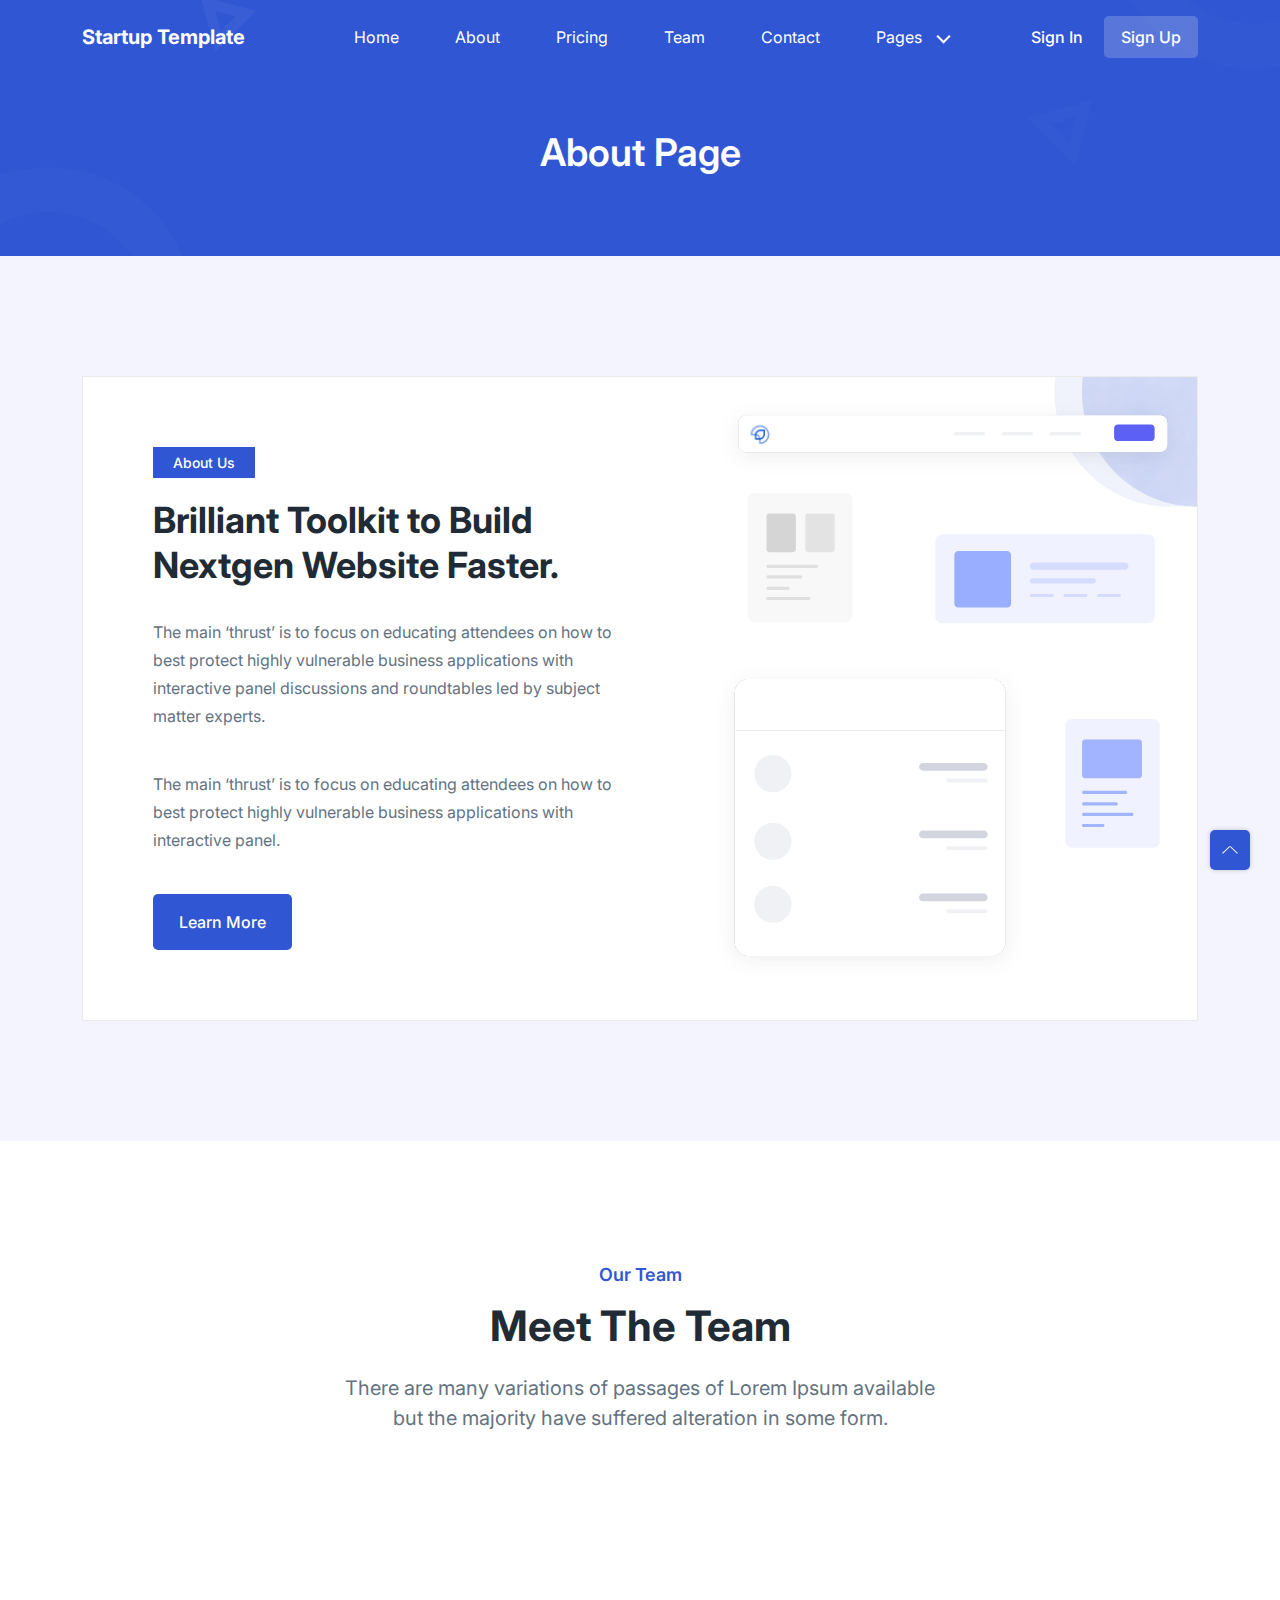
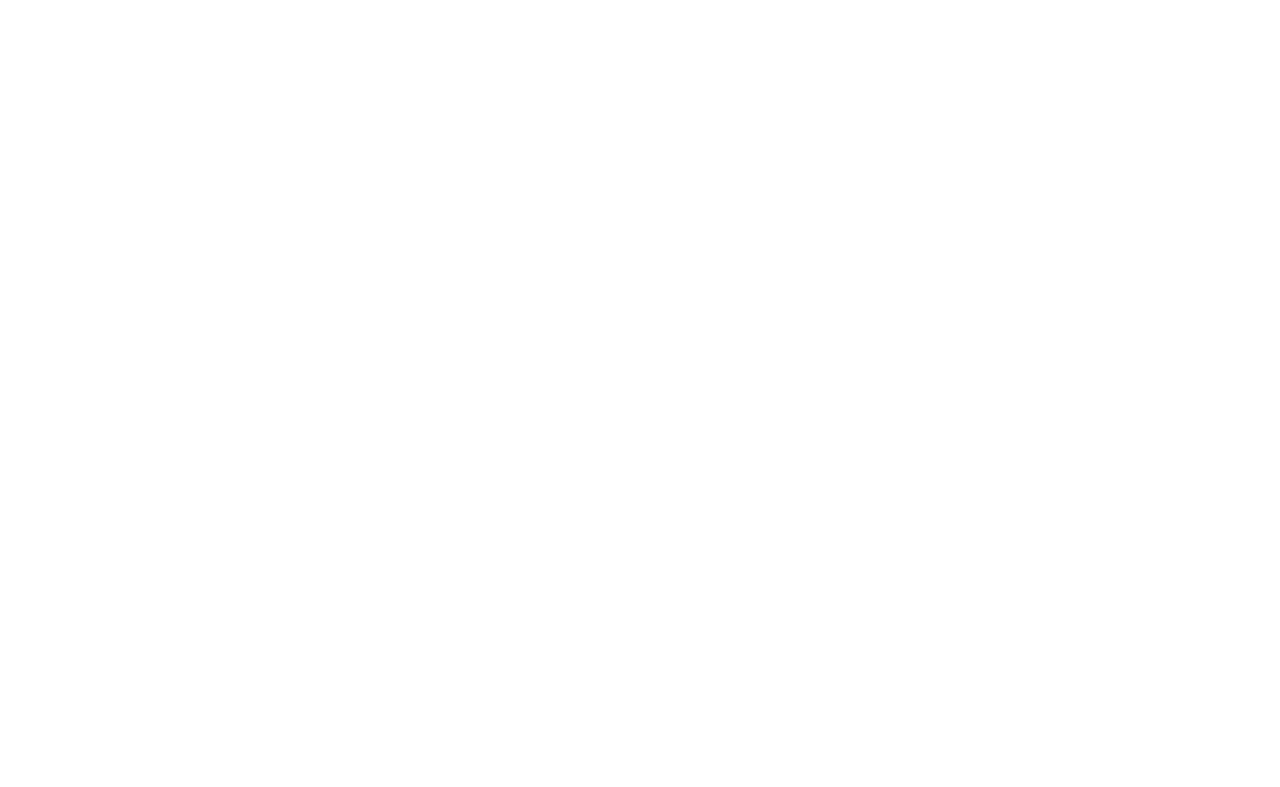
<file: about.html>
<!DOCTYPE html>
<html lang="en">
  <head>
    <meta charset="UTF-8" />
    <meta http-equiv="X-UA-Compatible" content="IE=edge" />
    <meta name="viewport" content="width=device-width, initial-scale=1.0" />
    <title>Play | Open source Project by UIdeck</title>

    <!--====== Favicon Icon ======-->
    <link
      rel="shortcut icon"
      href="assets/images/favicon.svg"
      type="image/svg"
    />

    <!-- ===== All CSS files ===== -->
    <link rel="stylesheet" href="assets/css/bootstrap.min.css" />
    <link rel="stylesheet" href="assets/css/animate.css" />
    <link rel="stylesheet" href="assets/css/lineicons.css" />
    <link rel="stylesheet" href="assets/css/ud-styles.css" />
  </head>
  <body>
    <!-- ====== Header Start ====== -->
    <header class="ud-header">
      <div class="container">
        <div class="row">
          <div class="col-lg-12">
            <nav class="navbar navbar-expand-lg">
              <a class="navbar-brand" href="index.html">
                <span class="fw-bold text-white startup-logo">Startup Template</span>
              </a>
              <button class="navbar-toggler">
                <span class="toggler-icon"> </span>
                <span class="toggler-icon"> </span>
                <span class="toggler-icon"> </span>
              </button>

              <div class="navbar-collapse">
                <ul id="nav" class="navbar-nav mx-auto">
                  <li class="nav-item">
                    <a class="ud-menu-scroll" href="#home">Home</a>
                  </li>

                  <li class="nav-item">
                    <a class="ud-menu-scroll" href="#about">About</a>
                  </li>
                  <li class="nav-item">
                    <a class="ud-menu-scroll" href="#pricing">Pricing</a>
                  </li>
                  <li class="nav-item">
                    <a class="ud-menu-scroll" href="#team">Team</a>
                  </li>
                  <li class="nav-item">
                    <a class="ud-menu-scroll" href="#contact">Contact</a>
                  </li>
                  <li class="nav-item nav-item-has-children">
                    <a href="javascript:void(0)"> Pages </a>
                    <ul class="ud-submenu">
                      <li class="ud-submenu-item">
                        <a href="about.html" class="ud-submenu-link">
                          About Page
                        </a>
                      </li>
                      <li class="ud-submenu-item">
                        <a href="pricing.html" class="ud-submenu-link">
                          Pricing Page
                        </a>
                      </li>
                      <li class="ud-submenu-item">
                        <a href="contact.html" class="ud-submenu-link">
                          Contact Page
                        </a>
                      </li>
                      <li class="ud-submenu-item">
                        <a href="blog.html" class="ud-submenu-link">
                          Blog Grid Page
                        </a>
                      </li>
                      <li class="ud-submenu-item">
                        <a href="blog-details.html" class="ud-submenu-link">
                          Blog Details Page
                        </a>
                      </li>
                      <li class="ud-submenu-item">
                        <a href="login.html" class="ud-submenu-link">
                          Sign In Page
                        </a>
                      </li>
                      <li class="ud-submenu-item">
                        <a href="404.html" class="ud-submenu-link">404 Page</a>
                      </li>
                    </ul>
                  </li>
                </ul>
              </div>

              <div class="navbar-btn d-none d-sm-inline-block">
                <a href="login.html" class="ud-main-btn ud-login-btn">
                  Sign In
                </a>
                <a class="ud-main-btn ud-white-btn" href="javascript:void(0)">
                  Sign Up
                </a>
              </div>
            </nav>
          </div>
        </div>
      </div>
    </header>
    <!-- ====== Header End ====== -->

    <!-- ====== Banner Start ====== -->
    <section class="ud-page-banner">
      <div class="container">
        <div class="row">
          <div class="col-lg-12">
            <div class="ud-banner-content">
              <h1>About Page</h1>
            </div>
          </div>
        </div>
      </div>
    </section>
    <!-- ====== Banner End ====== -->

    <!-- ====== About Start ====== -->
    <section id="about" class="ud-about">
      <div class="container">
        <div class="ud-about-wrapper wow fadeInUp" data-wow-delay=".2s">
          <div class="ud-about-content-wrapper">
            <div class="ud-about-content">
              <span class="tag">About Us</span>
              <h2>Brilliant Toolkit to Build Nextgen Website Faster.</h2>
              <p>
                The main ‘thrust’ is to focus on educating attendees on how to
                best protect highly vulnerable business applications with
                interactive panel discussions and roundtables led by subject
                matter experts.
              </p>

              <p>
                The main ‘thrust’ is to focus on educating attendees on how to
                best protect highly vulnerable business applications with
                interactive panel.
              </p>
              <a href="javascript:void(0)" class="ud-main-btn">Learn More</a>
            </div>
          </div>
          <div class="ud-about-image">
            <img src="assets/images/about/about-image.svg" alt="about-image" />
          </div>
        </div>
      </div>
    </section>
    <!-- ====== About End ====== -->

    <!-- ====== Team Start ====== -->
    <section id="team" class="ud-team">
      <div class="container">
        <div class="row">
          <div class="col-lg-12">
            <div class="ud-section-title mx-auto text-center">
              <span>Our Team</span>
              <h2>Meet The Team</h2>
              <p>
                There are many variations of passages of Lorem Ipsum available
                but the majority have suffered alteration in some form.
              </p>
            </div>
          </div>
        </div>

        <div class="row">
          <div class="col-xl-3 col-lg-3 col-sm-6">
            <div class="ud-single-team wow fadeInUp" data-wow-delay=".1s">
              <div class="ud-team-image-wrapper">
                <div class="ud-team-image">
                  <img src="assets/images/team/team-01.png" alt="team" />
                </div>

                <img
                  src="assets/images/team/dotted-shape.svg"
                  alt="shape"
                  class="shape shape-1"
                />
                <img
                  src="assets/images/team/shape-2.svg"
                  alt="shape"
                  class="shape shape-2"
                />
              </div>
              <div class="ud-team-info">
                <h5>Adveen Desuza</h5>
                <h6>UI Designer</h6>
              </div>
              <ul class="ud-team-socials">
                <li>
                  <a href="https://twitter.com/MusharofChy">
                    <i class="lni lni-facebook-filled"></i>
                  </a>
                </li>
                <li>
                  <a href="https://twitter.com/MusharofChy">
                    <i class="lni lni-twitter-filled"></i>
                  </a>
                </li>
                <li>
                  <a href="https://twitter.com/MusharofChy">
                    <i class="lni lni-instagram-filled"></i>
                  </a>
                </li>
              </ul>
            </div>
          </div>
          <div class="col-xl-3 col-lg-3 col-sm-6">
            <div class="ud-single-team wow fadeInUp" data-wow-delay=".15s">
              <div class="ud-team-image-wrapper">
                <div class="ud-team-image">
                  <img src="assets/images/team/team-02.png" alt="team" />
                </div>

                <img
                  src="assets/images/team/dotted-shape.svg"
                  alt="shape"
                  class="shape shape-1"
                />
                <img
                  src="assets/images/team/shape-2.svg"
                  alt="shape"
                  class="shape shape-2"
                />
              </div>
              <div class="ud-team-info">
                <h5>Jezmin uniya</h5>
                <h6>Product Designer</h6>
              </div>
              <ul class="ud-team-socials">
                <li>
                  <a href="https://twitter.com/MusharofChy">
                    <i class="lni lni-facebook-filled"></i>
                  </a>
                </li>
                <li>
                  <a href="https://twitter.com/MusharofChy">
                    <i class="lni lni-twitter-filled"></i>
                  </a>
                </li>
                <li>
                  <a href="https://twitter.com/MusharofChy">
                    <i class="lni lni-instagram-filled"></i>
                  </a>
                </li>
              </ul>
            </div>
          </div>
          <div class="col-xl-3 col-lg-3 col-sm-6">
            <div class="ud-single-team wow fadeInUp" data-wow-delay=".2s">
              <div class="ud-team-image-wrapper">
                <div class="ud-team-image">
                  <img src="assets/images/team/team-03.png" alt="team" />
                </div>

                <img
                  src="assets/images/team/dotted-shape.svg"
                  alt="shape"
                  class="shape shape-1"
                />
                <img
                  src="assets/images/team/shape-2.svg"
                  alt="shape"
                  class="shape shape-2"
                />
              </div>
              <div class="ud-team-info">
                <h5>Andrieo Gloree</h5>
                <h6>App Developer</h6>
              </div>
              <ul class="ud-team-socials">
                <li>
                  <a href="https://twitter.com/MusharofChy">
                    <i class="lni lni-facebook-filled"></i>
                  </a>
                </li>
                <li>
                  <a href="https://twitter.com/MusharofChy">
                    <i class="lni lni-twitter-filled"></i>
                  </a>
                </li>
                <li>
                  <a href="https://twitter.com/MusharofChy">
                    <i class="lni lni-instagram-filled"></i>
                  </a>
                </li>
              </ul>
            </div>
          </div>
          <div class="col-xl-3 col-lg-3 col-sm-6">
            <div class="ud-single-team wow fadeInUp" data-wow-delay=".25s">
              <div class="ud-team-image-wrapper">
                <div class="ud-team-image">
                  <img src="assets/images/team/team-04.png" alt="team" />
                </div>

                <img
                  src="assets/images/team/dotted-shape.svg"
                  alt="shape"
                  class="shape shape-1"
                />
                <img
                  src="assets/images/team/shape-2.svg"
                  alt="shape"
                  class="shape shape-2"
                />
              </div>
              <div class="ud-team-info">
                <h5>Jackie Sanders</h5>
                <h6>Content Writer</h6>
              </div>
              <ul class="ud-team-socials">
                <li>
                  <a href="https://twitter.com/MusharofChy">
                    <i class="lni lni-facebook-filled"></i>
                  </a>
                </li>
                <li>
                  <a href="https://twitter.com/MusharofChy">
                    <i class="lni lni-twitter-filled"></i>
                  </a>
                </li>
                <li>
                  <a href="https://twitter.com/MusharofChy">
                    <i class="lni lni-instagram-filled"></i>
                  </a>
                </li>
              </ul>
            </div>
          </div>
        </div>
      </div>
    </section>
    <!-- ====== Team End ====== -->

    <!-- ====== Footer Start ====== -->
    <footer class="ud-footer wow fadeInUp" data-wow-delay=".15s">
      <div class="shape shape-1">
        <img src="assets/images/footer/shape-1.svg" alt="shape" />
      </div>
      <div class="shape shape-2">
        <img src="assets/images/footer/shape-2.svg" alt="shape" />
      </div>
      <div class="shape shape-3">
        <img src="assets/images/footer/shape-3.svg" alt="shape" />
      </div>
      <div class="ud-footer-widgets">
        <div class="container">
          <div class="row">
            <div class="col-xl-3 col-lg-4 col-md-6">
              <div class="ud-widget">
                <a href="index.html" class="ud-footer-logo">
                  <span class="fw-bold text-white startup-logo">Startup Template</span>
                </a>
                <p class="ud-widget-desc">
                  We create digital experiences for brands and companies by
                  using technology.
                </p>
                <ul class="ud-widget-socials">
                  <li>
                    <a href="https://twitter.com/MusharofChy">
                      <i class="lni lni-facebook-filled"></i>
                    </a>
                  </li>
                  <li>
                    <a href="https://twitter.com/MusharofChy">
                      <i class="lni lni-twitter-filled"></i>
                    </a>
                  </li>
                  <li>
                    <a href="https://twitter.com/MusharofChy">
                      <i class="lni lni-instagram-filled"></i>
                    </a>
                  </li>
                  <li>
                    <a href="https://twitter.com/MusharofChy">
                      <i class="lni lni-linkedin-original"></i>
                    </a>
                  </li>
                </ul>
              </div>
            </div>

            <div class="col-xl-2 col-lg-2 col-md-6 col-sm-6">
              <div class="ud-widget">
                <h5 class="ud-widget-title">About Us</h5>
                <ul class="ud-widget-links">
                  <li>
                    <a href="javascript:void(0)">Home</a>
                  </li>
                  <li>
                    <a href="javascript:void(0)">Features</a>
                  </li>
                  <li>
                    <a href="javascript:void(0)">About</a>
                  </li>
                  <li>
                    <a href="javascript:void(0)">Testimonial</a>
                  </li>
                </ul>
              </div>
            </div>
            <div class="col-xl-2 col-lg-3 col-md-6 col-sm-6">
              <div class="ud-widget">
                <h5 class="ud-widget-title">Features</h5>
                <ul class="ud-widget-links">
                  <li>
                    <a href="javascript:void(0)">How it works</a>
                  </li>
                  <li>
                    <a href="javascript:void(0)">Privacy policy</a>
                  </li>
                  <li>
                    <a href="javascript:void(0)">Terms of service</a>
                  </li>
                  <li>
                    <a href="javascript:void(0)">Refund policy</a>
                  </li>
                </ul>
              </div>
            </div>
            <div class="col-xl-2 col-lg-3 col-md-6 col-sm-6">
              <div class="ud-widget">
                <h5 class="ud-widget-title">Our Products</h5>
                <ul class="ud-widget-links">
                  <li>
                    <a
                      href="https://lineicons.com/"
                      rel="nofollow noopner"
                      target="_blank"
                      >Lineicons
                    </a>
                  </li>
                  <li>
                    <a
                      href="https://ecommercehtml.com/"
                      rel="nofollow noopner"
                      target="_blank"
                      >Ecommerce HTML</a
                    >
                  </li>
                  <li>
                    <a
                      href="https://ayroui.com/"
                      rel="nofollow noopner"
                      target="_blank"
                      >Ayro UI</a
                    >
                  </li>
                  <li>
                    <a
                      href="https://graygrids.com/"
                      rel="nofollow noopner"
                      target="_blank"
                      >Plain Admin</a
                    >
                  </li>
                </ul>
              </div>
            </div>
            <div class="col-xl-3 col-lg-6 col-md-8 col-sm-10">
              <div class="ud-widget">
                <h5 class="ud-widget-title">Partners</h5>
                <ul class="ud-widget-brands">
                  <li>
                    <a
                      href="https://ayroui.com/"
                      rel="nofollow noopner"
                      target="_blank"
                    >
                      <img
                        src="assets/images/footer/brands/ayroui.svg"
                        alt="ayroui"
                      />
                    </a>
                  </li>
                  <li>
                    <a
                      href="https://ecommercehtml.com/"
                      rel="nofollow noopner"
                      target="_blank"
                    >
                      <img
                        src="assets/images/footer/brands/ecommerce-html.svg"
                        alt="ecommerce-html"
                      />
                    </a>
                  </li>
                  <li>
                    <a
                      href="https://graygrids.com/"
                      rel="nofollow noopner"
                      target="_blank"
                    >
                      <img
                        src="assets/images/footer/brands/graygrids.svg"
                        alt="graygrids"
                      />
                    </a>
                  </li>
                  <li>
                    <a
                      href="https://lineicons.com/"
                      rel="nofollow noopner"
                      target="_blank"
                    >
                      <img
                        src="assets/images/footer/brands/lineicons.svg"
                        alt="lineicons"
                      />
                    </a>
                  </li>
                  <li>
                    <a
                      href="https://uideck.com/"
                      rel="nofollow noopner"
                      target="_blank"
                    >
                      <img
                        src="assets/images/footer/brands/uideck.svg"
                        alt="uideck"
                      />
                    </a>
                  </li>
                  <li>
                    <a
                      href="https://tailwindtemplates.co/"
                      rel="nofollow noopner"
                      target="_blank"
                    >
                      <img
                        src="assets/images/footer/brands/tailwindtemplates.svg"
                        alt="tailwindtemplates"
                      />
                    </a>
                  </li>
                </ul>
              </div>
            </div>
          </div>
        </div>
      </div>
      <div class="ud-footer-bottom">
        <div class="container">
          <div class="row">
            <div class="col-md-8">
              <ul class="ud-footer-bottom-left">
                <li>
                  <a href="javascript:void(0)">Privacy policy</a>
                </li>
                <li>
                  <a href="javascript:void(0)">Support policy</a>
                </li>
                <li>
                  <a href="javascript:void(0)">Terms of service</a>
                </li>
              </ul>
            </div>
            <div class="col-md-4">
              <p class="ud-footer-bottom-right">
                Designed and Developed by
                <a href="https://hau.xyz" rel="nofollow">haudev</a>
              </p>
            </div>
          </div>
        </div>
      </div>
    </footer>
    <!-- ====== Footer End ====== -->

    <!-- ====== Back To Top Start ====== -->
    <a href="javascript:void(0)" class="back-to-top">
      <i class="lni lni-chevron-up"> </i>
    </a>
    <!-- ====== Back To Top End ====== -->

    <!-- ====== All Javascript Files ====== -->
    <script src="assets/js/bootstrap.bundle.min.js"></script>
    <script src="assets/js/wow.min.js"></script>
    <script src="assets/js/main.js"></script>
  </body>
</html>
</file>
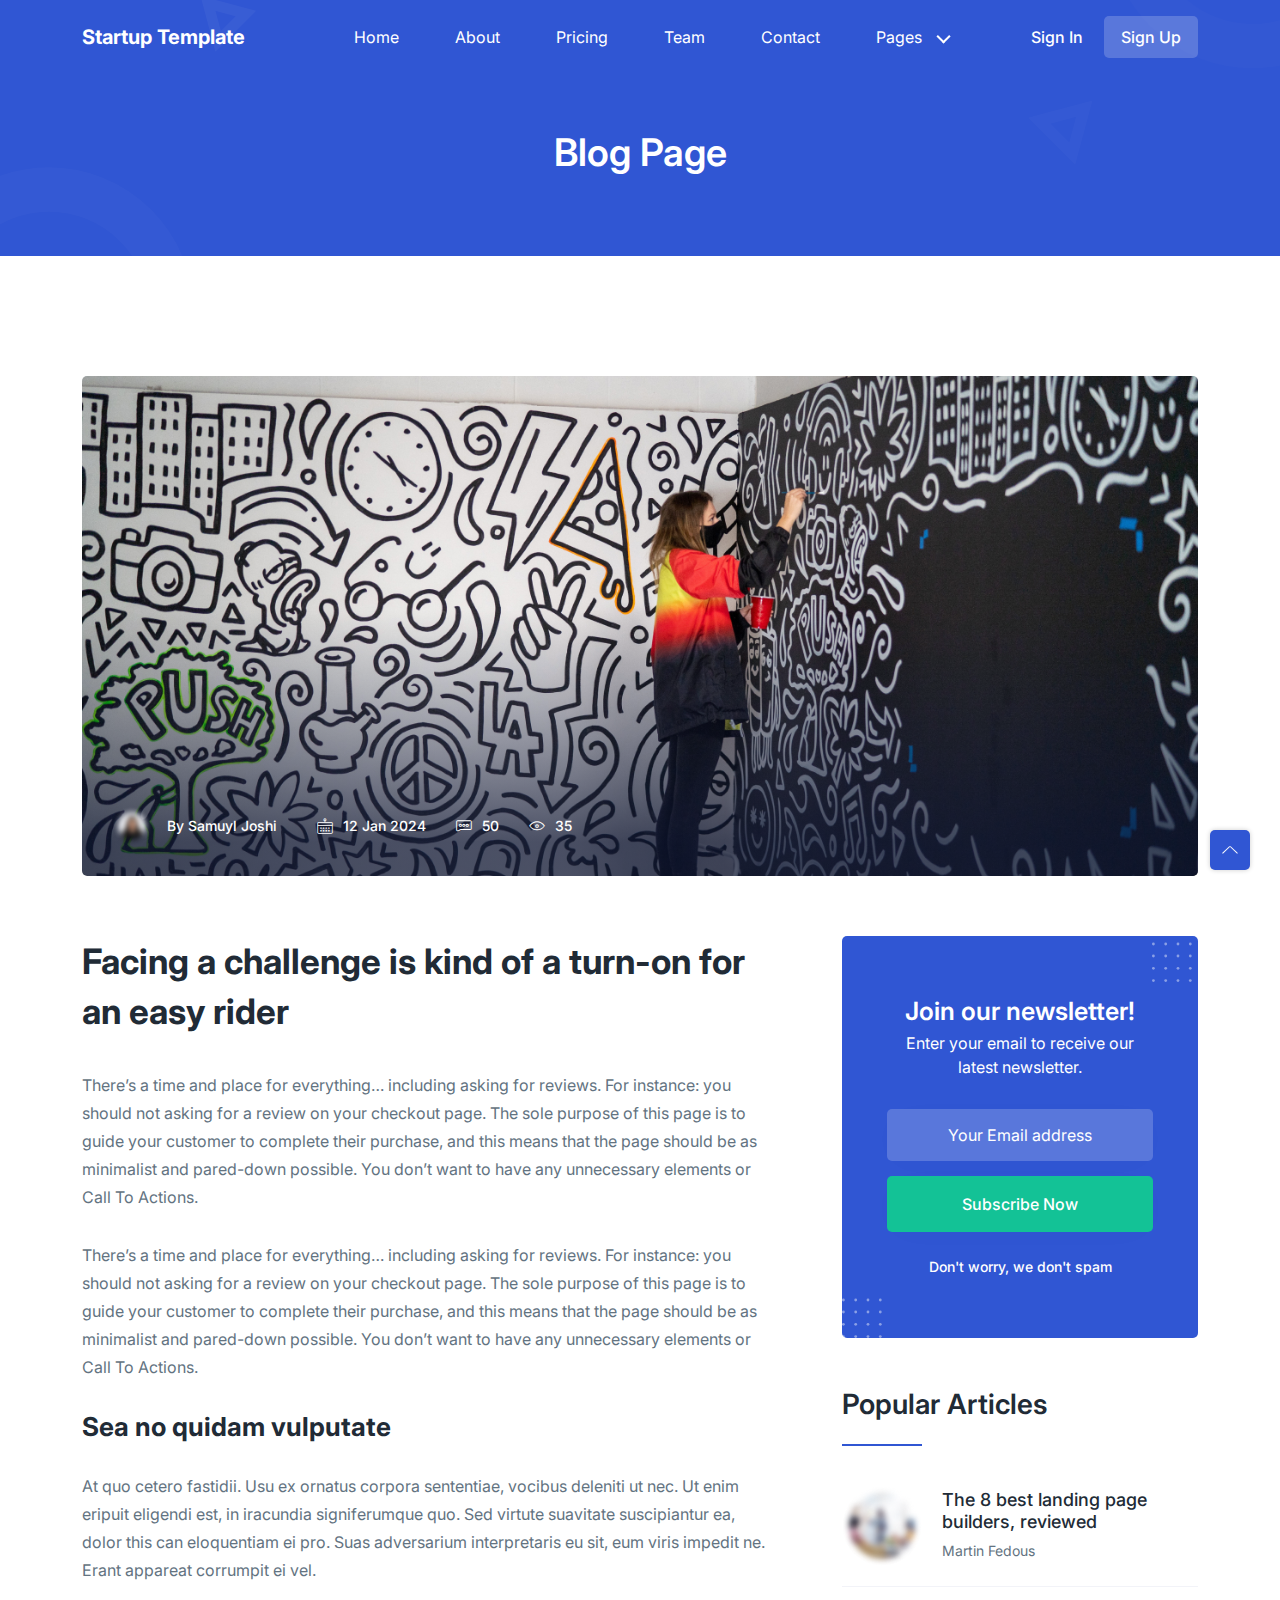
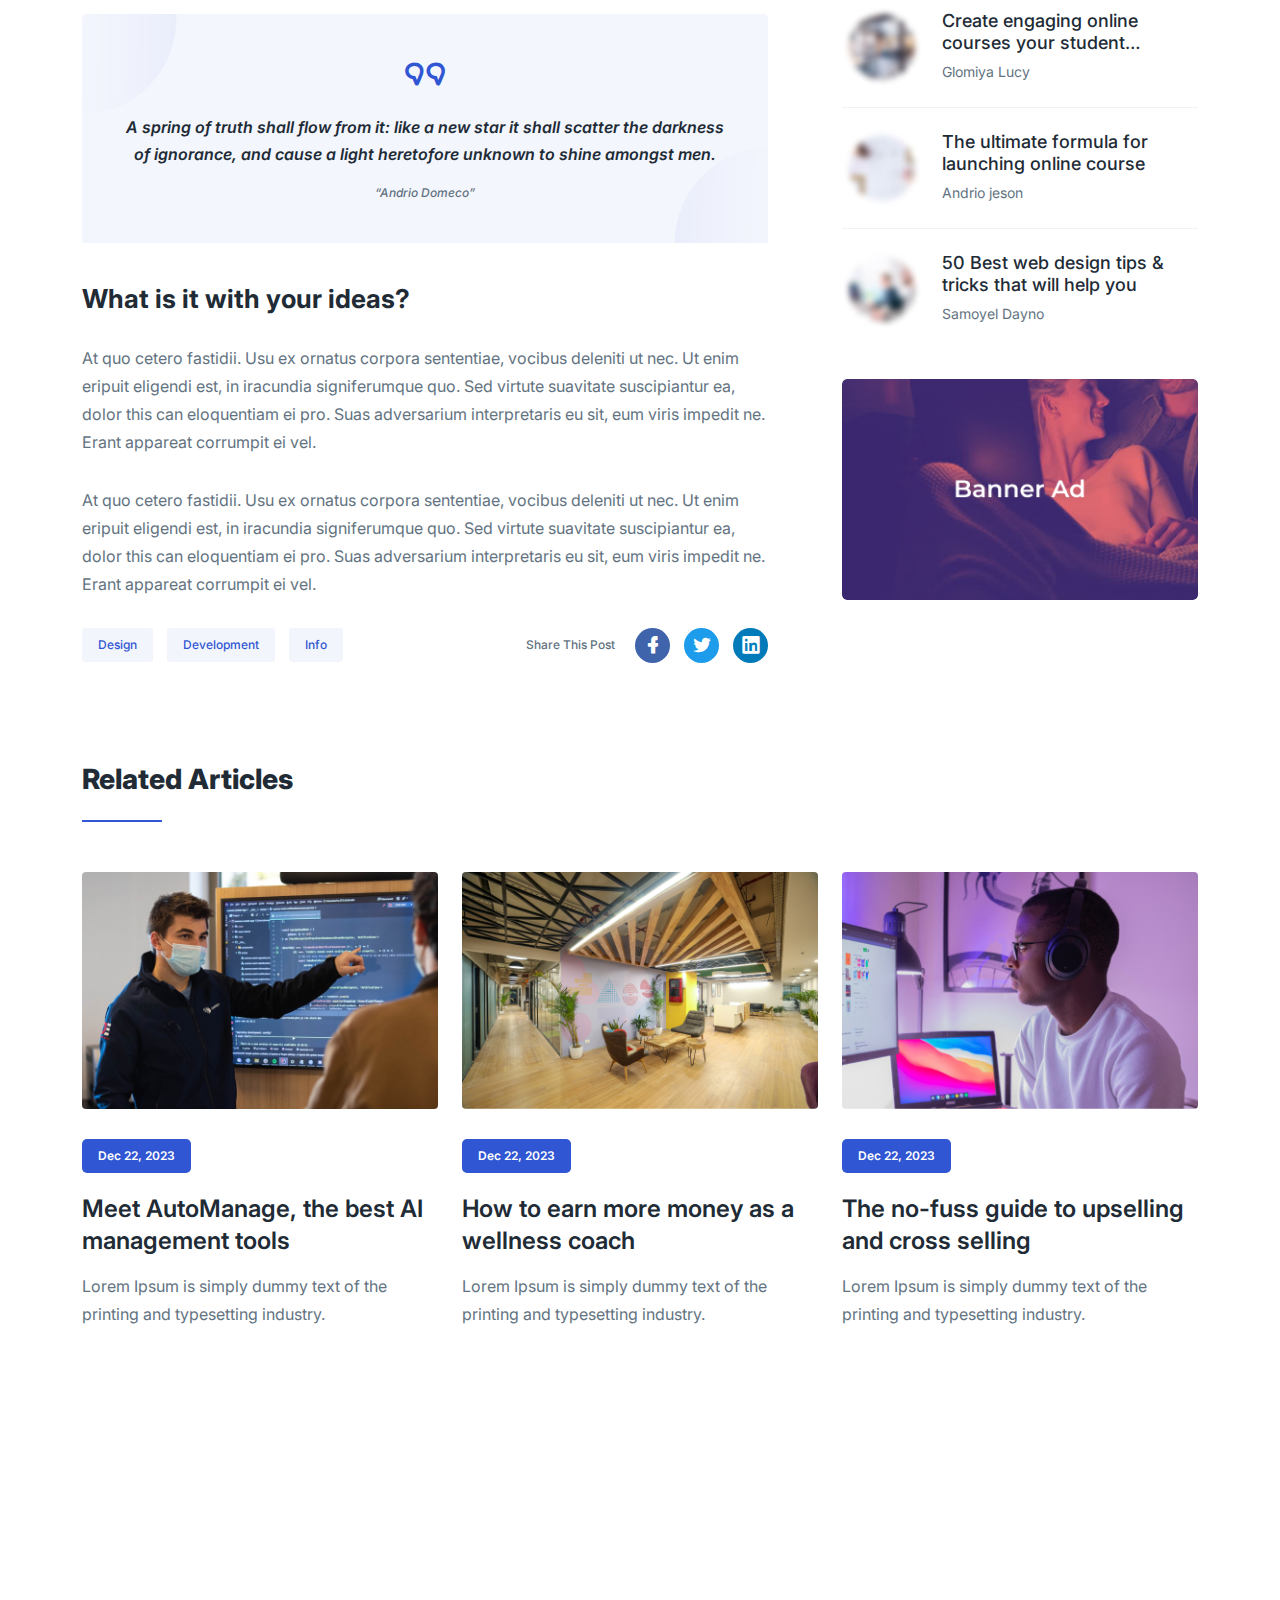
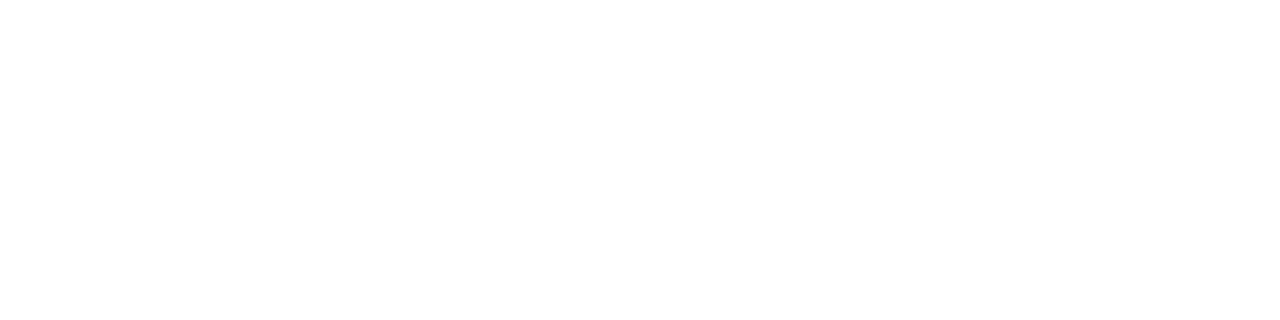
<file: blog-details.html>
<!DOCTYPE html>
<html lang="en">
  <head>
    <meta charset="UTF-8" />
    <meta http-equiv="X-UA-Compatible" content="IE=edge" />
    <meta name="viewport" content="width=device-width, initial-scale=1.0" />
    <title>Play | Open source Project by UIdeck</title>

    <!--====== Favicon Icon ======-->
    <link
      rel="shortcut icon"
      href="assets/images/favicon.svg"
      type="image/svg"
    />

    <!-- ===== All CSS files ===== -->
    <link rel="stylesheet" href="assets/css/bootstrap.min.css" />
    <link rel="stylesheet" href="assets/css/animate.css" />
    <link rel="stylesheet" href="assets/css/lineicons.css" />
    <link rel="stylesheet" href="assets/css/ud-styles.css" />
  </head>
  <body>
    <!-- ====== Header Start ====== -->
    <header class="ud-header">
      <div class="container">
        <div class="row">
          <div class="col-lg-12">
            <nav class="navbar navbar-expand-lg">
              <a class="navbar-brand" href="index.html">
                <span class="fw-bold text-white startup-logo">Startup Template</span>
              </a>
              <button class="navbar-toggler">
                <span class="toggler-icon"> </span>
                <span class="toggler-icon"> </span>
                <span class="toggler-icon"> </span>
              </button>

              <div class="navbar-collapse">
                <ul id="nav" class="navbar-nav mx-auto">
                  <li class="nav-item">
                    <a class="ud-menu-scroll" href="#home">Home</a>
                  </li>

                  <li class="nav-item">
                    <a class="ud-menu-scroll" href="#about">About</a>
                  </li>
                  <li class="nav-item">
                    <a class="ud-menu-scroll" href="#pricing">Pricing</a>
                  </li>
                  <li class="nav-item">
                    <a class="ud-menu-scroll" href="#team">Team</a>
                  </li>
                  <li class="nav-item">
                    <a class="ud-menu-scroll" href="#contact">Contact</a>
                  </li>
                  <li class="nav-item nav-item-has-children">
                    <a href="javascript:void(0)"> Pages </a>
                    <ul class="ud-submenu">
                      <li class="ud-submenu-item">
                        <a href="about.html" class="ud-submenu-link">
                          About Page
                        </a>
                      </li>
                      <li class="ud-submenu-item">
                        <a href="pricing.html" class="ud-submenu-link">
                          Pricing Page
                        </a>
                      </li>
                      <li class="ud-submenu-item">
                        <a href="contact.html" class="ud-submenu-link">
                          Contact Page
                        </a>
                      </li>
                      <li class="ud-submenu-item">
                        <a href="blog.html" class="ud-submenu-link">
                          Blog Grid Page
                        </a>
                      </li>
                      <li class="ud-submenu-item">
                        <a href="blog-details.html" class="ud-submenu-link">
                          Blog Details Page
                        </a>
                      </li>
                      <li class="ud-submenu-item">
                        <a href="login.html" class="ud-submenu-link">
                          Sign In Page
                        </a>
                      </li>
                      <li class="ud-submenu-item">
                        <a href="404.html" class="ud-submenu-link">404 Page</a>
                      </li>
                    </ul>
                  </li>
                </ul>
              </div>

              <div class="navbar-btn d-none d-sm-inline-block">
                <a href="login.html" class="ud-main-btn ud-login-btn">
                  Sign In
                </a>
                <a class="ud-main-btn ud-white-btn" href="javascript:void(0)">
                  Sign Up
                </a>
              </div>
            </nav>
          </div>
        </div>
      </div>
    </header>
    <!-- ====== Header End ====== -->

    <!-- ====== Banner Start ====== -->
    <section class="ud-page-banner">
      <div class="container">
        <div class="row">
          <div class="col-lg-12">
            <div class="ud-banner-content">
              <h1>Blog Page</h1>
            </div>
          </div>
        </div>
      </div>
    </section>
    <!-- ====== Banner End ====== -->

    <!-- ====== Blog Details Start ====== -->
    <section class="ud-blog-details">
      <div class="container">
        <div class="row">
          <div class="col-lg-12">
            <div class="ud-blog-details-image">
              <img
                src="assets/images/blog/blog-details-01.jpg"
                alt="blog details"
              />
              <div class="ud-blog-overlay">
                <div class="ud-blog-overlay-content">
                  <div class="ud-blog-author">
                    <img src="assets/images/blog/author-01.png" alt="author" />
                    <span>
                      By <a href="javascript:void(0)"> Samuyl Joshi </a>
                    </span>
                  </div>

                  <div class="ud-blog-meta">
                    <p class="date">
                      <i class="lni lni-calendar"></i> <span>12 Jan 2024</span>
                    </p>
                    <p class="comment">
                      <i class="lni lni-comments"></i> <span>50</span>
                    </p>
                    <p class="view">
                      <i class="lni lni-eye"></i> <span>35</span>
                    </p>
                  </div>
                </div>
              </div>
            </div>
          </div>

          <div class="col-lg-8">
            <div class="ud-blog-details-content">
              <h2 class="ud-blog-details-title">
                Facing a challenge is kind of a turn-on for an easy rider
              </h2>
              <p class="ud-blog-details-para">
                There’s a time and place for everything… including asking for
                reviews. For instance: you should not asking for a review on
                your checkout page. The sole purpose of this page is to guide
                your customer to complete their purchase, and this means that
                the page should be as minimalist and pared-down possible. You
                don’t want to have any unnecessary elements or Call To Actions.
              </p>
              <p class="ud-blog-details-para">
                There’s a time and place for everything… including asking for
                reviews. For instance: you should not asking for a review on
                your checkout page. The sole purpose of this page is to guide
                your customer to complete their purchase, and this means that
                the page should be as minimalist and pared-down possible. You
                don’t want to have any unnecessary elements or Call To Actions.
              </p>
              <h3 class="ud-blog-details-subtitle">Sea no quidam vulputate</h3>
              <p class="ud-blog-details-para">
                At quo cetero fastidii. Usu ex ornatus corpora sententiae,
                vocibus deleniti ut nec. Ut enim eripuit eligendi est, in
                iracundia signiferumque quo. Sed virtute suavitate suscipiantur
                ea, dolor this can eloquentiam ei pro. Suas adversarium
                interpretaris eu sit, eum viris impedit ne. Erant appareat
                corrumpit ei vel.
              </p>

              <div class="ud-blog-quote">
                <i class="lni lni-quotation"></i>
                <p>
                  A spring of truth shall flow from it: like a new star it shall
                  scatter the darkness of ignorance, and cause a light
                  heretofore unknown to shine amongst men.
                </p>
                <h6>“Andrio Domeco”</h6>
              </div>
              <h3 class="ud-blog-details-subtitle">
                What is it with your ideas?
              </h3>
              <p class="ud-blog-details-para">
                At quo cetero fastidii. Usu ex ornatus corpora sententiae,
                vocibus deleniti ut nec. Ut enim eripuit eligendi est, in
                iracundia signiferumque quo. Sed virtute suavitate suscipiantur
                ea, dolor this can eloquentiam ei pro. Suas adversarium
                interpretaris eu sit, eum viris impedit ne. Erant appareat
                corrumpit ei vel.
              </p>
              <p class="ud-blog-details-para">
                At quo cetero fastidii. Usu ex ornatus corpora sententiae,
                vocibus deleniti ut nec. Ut enim eripuit eligendi est, in
                iracundia signiferumque quo. Sed virtute suavitate suscipiantur
                ea, dolor this can eloquentiam ei pro. Suas adversarium
                interpretaris eu sit, eum viris impedit ne. Erant appareat
                corrumpit ei vel.
              </p>

              <div class="ud-blog-details-action">
                <ul class="ud-blog-tags">
                  <li>
                    <a href="javascript:void(0)">Design</a>
                  </li>
                  <li>
                    <a href="javascript:void(0)">Development</a>
                  </li>
                  <li>
                    <a href="javascript:void(0)">Info</a>
                  </li>
                </ul>
                <div class="ud-blog-share">
                  <h6>Share This Post</h6>
                  <ul class="ud-blog-share-links">
                    <li>
                      <a href="javascript:void(0)" class="facebook">
                        <i class="lni lni-facebook-filled"></i>
                      </a>
                    </li>
                    <li>
                      <a href="javascript:void(0)" class="twitter">
                        <i class="lni lni-twitter-filled"></i>
                      </a>
                    </li>
                    <li>
                      <a href="javascript:void(0)" class="linkedin">
                        <i class="lni lni-linkedin-original"></i>
                      </a>
                    </li>
                  </ul>
                </div>
              </div>
            </div>
          </div>
          <div class="col-lg-4">
            <div class="ud-blog-sidebar">
              <div class="ud-newsletter-box">
                <img
                  src="assets/images/blog/dotted-shape.svg"
                  alt="shape"
                  class="shape shape-1"
                />
                <img
                  src="assets/images/blog/dotted-shape.svg"
                  alt="shape"
                  class="shape shape-2"
                />
                <h3 class="ud-newsletter-title">Join our newsletter!</h3>
                <p>Enter your email to receive our latest newsletter.</p>
                <form class="ud-newsletter-form">
                  <input
                    type="email"
                    name="email"
                    placeholder="Your Email address"
                  />
                  <button class="ud-main-btn">Subscribe Now</button>
                  <p class="ud-newsletter-note">Don't worry, we don't spam</p>
                </form>
              </div>

              <div class="ud-articles-box">
                <h3 class="ud-articles-box-title">Popular Articles</h3>
                <ul class="ud-articles-list">
                  <li>
                    <div class="ud-article-image">
                      <img
                        src="assets/images/blog/article-author-01.png"
                        alt="author"
                      />
                    </div>
                    <div class="ud-article-content">
                      <h5 class="ud-article-title">
                        <a href="javascript:void(0)">
                          The 8 best landing page builders, reviewed
                        </a>
                      </h5>
                      <p class="ud-article-author">Martin Fedous</p>
                    </div>
                  </li>
                  <li>
                    <div class="ud-article-image">
                      <img
                        src="assets/images/blog/article-author-02.png"
                        alt="author"
                      />
                    </div>
                    <div class="ud-article-content">
                      <h5 class="ud-article-title">
                        <a href="javascript:void(0)">
                          Create engaging online courses your student…
                        </a>
                      </h5>
                      <p class="ud-article-author">Glomiya Lucy</p>
                    </div>
                  </li>
                  <li>
                    <div class="ud-article-image">
                      <img
                        src="assets/images/blog/article-author-03.png"
                        alt="author"
                      />
                    </div>
                    <div class="ud-article-content">
                      <h5 class="ud-article-title">
                        <a href="javascript:void(0)">
                          The ultimate formula for launching online course
                        </a>
                      </h5>
                      <p class="ud-article-author">Andrio jeson</p>
                    </div>
                  </li>
                  <li>
                    <div class="ud-article-image">
                      <img
                        src="assets/images/blog/article-author-04.png"
                        alt="author"
                      />
                    </div>
                    <div class="ud-article-content">
                      <h5 class="ud-article-title">
                        <a href="javascript:void(0)">
                          50 Best web design tips & tricks that will help you
                        </a>
                      </h5>
                      <p class="ud-article-author">Samoyel Dayno</p>
                    </div>
                  </li>
                </ul>
              </div>

              <div class="ud-banner-ad">
                <a href="javascript:void(0)">
                  <img
                    src="assets/images/blog/bannder-ad.png"
                    alt="ad banner"
                  />
                </a>
              </div>
            </div>
          </div>
        </div>
      </div>
    </section>
    <!-- ====== Blog Details End ====== -->

    <!-- ====== Blog Start ====== -->
    <section class="ud-blog-grids ud-related-articles">
      <div class="container">
        <div class="row col-lg-12">
          <div class="ud-related-title">
            <h2 class="ud-related-articles-title">Related Articles</h2>
          </div>
        </div>
        <div class="row">
          <div class="col-lg-4 col-md-6">
            <div class="ud-single-blog">
              <div class="ud-blog-image">
                <a href="blog-details.html">
                  <img src="assets/images/blog/blog-01.jpg" alt="blog" />
                </a>
              </div>
              <div class="ud-blog-content">
                <span class="ud-blog-date">Dec 22, 2023</span>
                <h3 class="ud-blog-title">
                  <a href="blog-details.html">
                    Meet AutoManage, the best AI management tools
                  </a>
                </h3>
                <p class="ud-blog-desc">
                  Lorem Ipsum is simply dummy text of the printing and
                  typesetting industry.
                </p>
              </div>
            </div>
          </div>
          <div class="col-lg-4 col-md-6">
            <div class="ud-single-blog">
              <div class="ud-blog-image">
                <a href="blog-details.html">
                  <img src="assets/images/blog/blog-02.jpg" alt="blog" />
                </a>
              </div>
              <div class="ud-blog-content">
                <span class="ud-blog-date">Dec 22, 2023</span>
                <h3 class="ud-blog-title">
                  <a href="blog-details.html">
                    How to earn more money as a wellness coach
                  </a>
                </h3>
                <p class="ud-blog-desc">
                  Lorem Ipsum is simply dummy text of the printing and
                  typesetting industry.
                </p>
              </div>
            </div>
          </div>
          <div class="col-lg-4 col-md-6">
            <div class="ud-single-blog">
              <div class="ud-blog-image">
                <a href="blog-details.html">
                  <img src="assets/images/blog/blog-03.jpg" alt="blog" />
                </a>
              </div>
              <div class="ud-blog-content">
                <span class="ud-blog-date">Dec 22, 2023</span>
                <h3 class="ud-blog-title">
                  <a href="blog-details.html">
                    The no-fuss guide to upselling and cross selling
                  </a>
                </h3>
                <p class="ud-blog-desc">
                  Lorem Ipsum is simply dummy text of the printing and
                  typesetting industry.
                </p>
              </div>
            </div>
          </div>
        </div>
      </div>
    </section>
    <!-- ====== Blog End ====== -->

    <!-- ====== Footer Start ====== -->
    <footer class="ud-footer wow fadeInUp" data-wow-delay=".15s">
      <div class="shape shape-1">
        <img src="assets/images/footer/shape-1.svg" alt="shape" />
      </div>
      <div class="shape shape-2">
        <img src="assets/images/footer/shape-2.svg" alt="shape" />
      </div>
      <div class="shape shape-3">
        <img src="assets/images/footer/shape-3.svg" alt="shape" />
      </div>
      <div class="ud-footer-widgets">
        <div class="container">
          <div class="row">
            <div class="col-xl-3 col-lg-4 col-md-6">
              <div class="ud-widget">
                <a href="index.html" class="ud-footer-logo">
                  <span class="fw-bold text-white startup-logo">Startup Template</span>
                </a>
                <p class="ud-widget-desc">
                  We create digital experiences for brands and companies by
                  using technology.
                </p>
                <ul class="ud-widget-socials">
                  <li>
                    <a href="https://twitter.com/MusharofChy">
                      <i class="lni lni-facebook-filled"></i>
                    </a>
                  </li>
                  <li>
                    <a href="https://twitter.com/MusharofChy">
                      <i class="lni lni-twitter-filled"></i>
                    </a>
                  </li>
                  <li>
                    <a href="https://twitter.com/MusharofChy">
                      <i class="lni lni-instagram-filled"></i>
                    </a>
                  </li>
                  <li>
                    <a href="https://twitter.com/MusharofChy">
                      <i class="lni lni-linkedin-original"></i>
                    </a>
                  </li>
                </ul>
              </div>
            </div>

            <div class="col-xl-2 col-lg-2 col-md-6 col-sm-6">
              <div class="ud-widget">
                <h5 class="ud-widget-title">About Us</h5>
                <ul class="ud-widget-links">
                  <li>
                    <a href="javascript:void(0)">Home</a>
                  </li>
                  <li>
                    <a href="javascript:void(0)">Features</a>
                  </li>
                  <li>
                    <a href="javascript:void(0)">About</a>
                  </li>
                  <li>
                    <a href="javascript:void(0)">Testimonial</a>
                  </li>
                </ul>
              </div>
            </div>
            <div class="col-xl-2 col-lg-3 col-md-6 col-sm-6">
              <div class="ud-widget">
                <h5 class="ud-widget-title">Features</h5>
                <ul class="ud-widget-links">
                  <li>
                    <a href="javascript:void(0)">How it works</a>
                  </li>
                  <li>
                    <a href="javascript:void(0)">Privacy policy</a>
                  </li>
                  <li>
                    <a href="javascript:void(0)">Terms of service</a>
                  </li>
                  <li>
                    <a href="javascript:void(0)">Refund policy</a>
                  </li>
                </ul>
              </div>
            </div>
            <div class="col-xl-2 col-lg-3 col-md-6 col-sm-6">
              <div class="ud-widget">
                <h5 class="ud-widget-title">Our Products</h5>
                <ul class="ud-widget-links">
                  <li>
                    <a
                      href="https://lineicons.com/"
                      rel="nofollow noopner"
                      target="_blank"
                      >Lineicons
                    </a>
                  </li>
                  <li>
                    <a
                      href="https://ecommercehtml.com/"
                      rel="nofollow noopner"
                      target="_blank"
                      >Ecommerce HTML</a
                    >
                  </li>
                  <li>
                    <a
                      href="https://ayroui.com/"
                      rel="nofollow noopner"
                      target="_blank"
                      >Ayro UI</a
                    >
                  </li>
                  <li>
                    <a
                      href="https://graygrids.com/"
                      rel="nofollow noopner"
                      target="_blank"
                      >Plain Admin</a
                    >
                  </li>
                </ul>
              </div>
            </div>
            <div class="col-xl-3 col-lg-6 col-md-8 col-sm-10">
              <div class="ud-widget">
                <h5 class="ud-widget-title">Partners</h5>
                <ul class="ud-widget-brands">
                  <li>
                    <a
                      href="https://ayroui.com/"
                      rel="nofollow noopner"
                      target="_blank"
                    >
                      <img
                        src="assets/images/footer/brands/ayroui.svg"
                        alt="ayroui"
                      />
                    </a>
                  </li>
                  <li>
                    <a
                      href="https://ecommercehtml.com/"
                      rel="nofollow noopner"
                      target="_blank"
                    >
                      <img
                        src="assets/images/footer/brands/ecommerce-html.svg"
                        alt="ecommerce-html"
                      />
                    </a>
                  </li>
                  <li>
                    <a
                      href="https://graygrids.com/"
                      rel="nofollow noopner"
                      target="_blank"
                    >
                      <img
                        src="assets/images/footer/brands/graygrids.svg"
                        alt="graygrids"
                      />
                    </a>
                  </li>
                  <li>
                    <a
                      href="https://lineicons.com/"
                      rel="nofollow noopner"
                      target="_blank"
                    >
                      <img
                        src="assets/images/footer/brands/lineicons.svg"
                        alt="lineicons"
                      />
                    </a>
                  </li>
                  <li>
                    <a
                      href="https://uideck.com/"
                      rel="nofollow noopner"
                      target="_blank"
                    >
                      <img
                        src="assets/images/footer/brands/uideck.svg"
                        alt="uideck"
                      />
                    </a>
                  </li>
                  <li>
                    <a
                      href="https://tailwindtemplates.co/"
                      rel="nofollow noopner"
                      target="_blank"
                    >
                      <img
                        src="assets/images/footer/brands/tailwindtemplates.svg"
                        alt="tailwindtemplates"
                      />
                    </a>
                  </li>
                </ul>
              </div>
            </div>
          </div>
        </div>
      </div>
      <div class="ud-footer-bottom">
        <div class="container">
          <div class="row">
            <div class="col-md-8">
              <ul class="ud-footer-bottom-left">
                <li>
                  <a href="javascript:void(0)">Privacy policy</a>
                </li>
                <li>
                  <a href="javascript:void(0)">Support policy</a>
                </li>
                <li>
                  <a href="javascript:void(0)">Terms of service</a>
                </li>
              </ul>
            </div>
            <div class="col-md-4">
              <p class="ud-footer-bottom-right">
                Designed and Developed by
                <a href="https://hau.xyz" rel="nofollow">haudev</a>
              </p>
            </div>
          </div>
        </div>
      </div>
    </footer>
    <!-- ====== Footer End ====== -->

    <!-- ====== Back To Top Start ====== -->
    <a href="javascript:void(0)" class="back-to-top">
      <i class="lni lni-chevron-up"> </i>
    </a>
    <!-- ====== Back To Top End ====== -->

    <!-- ====== All Javascript Files ====== -->
    <script src="assets/js/bootstrap.bundle.min.js"></script>
    <script src="assets/js/wow.min.js"></script>
    <script src="assets/js/main.js"></script>
  </body>
</html>
</file>
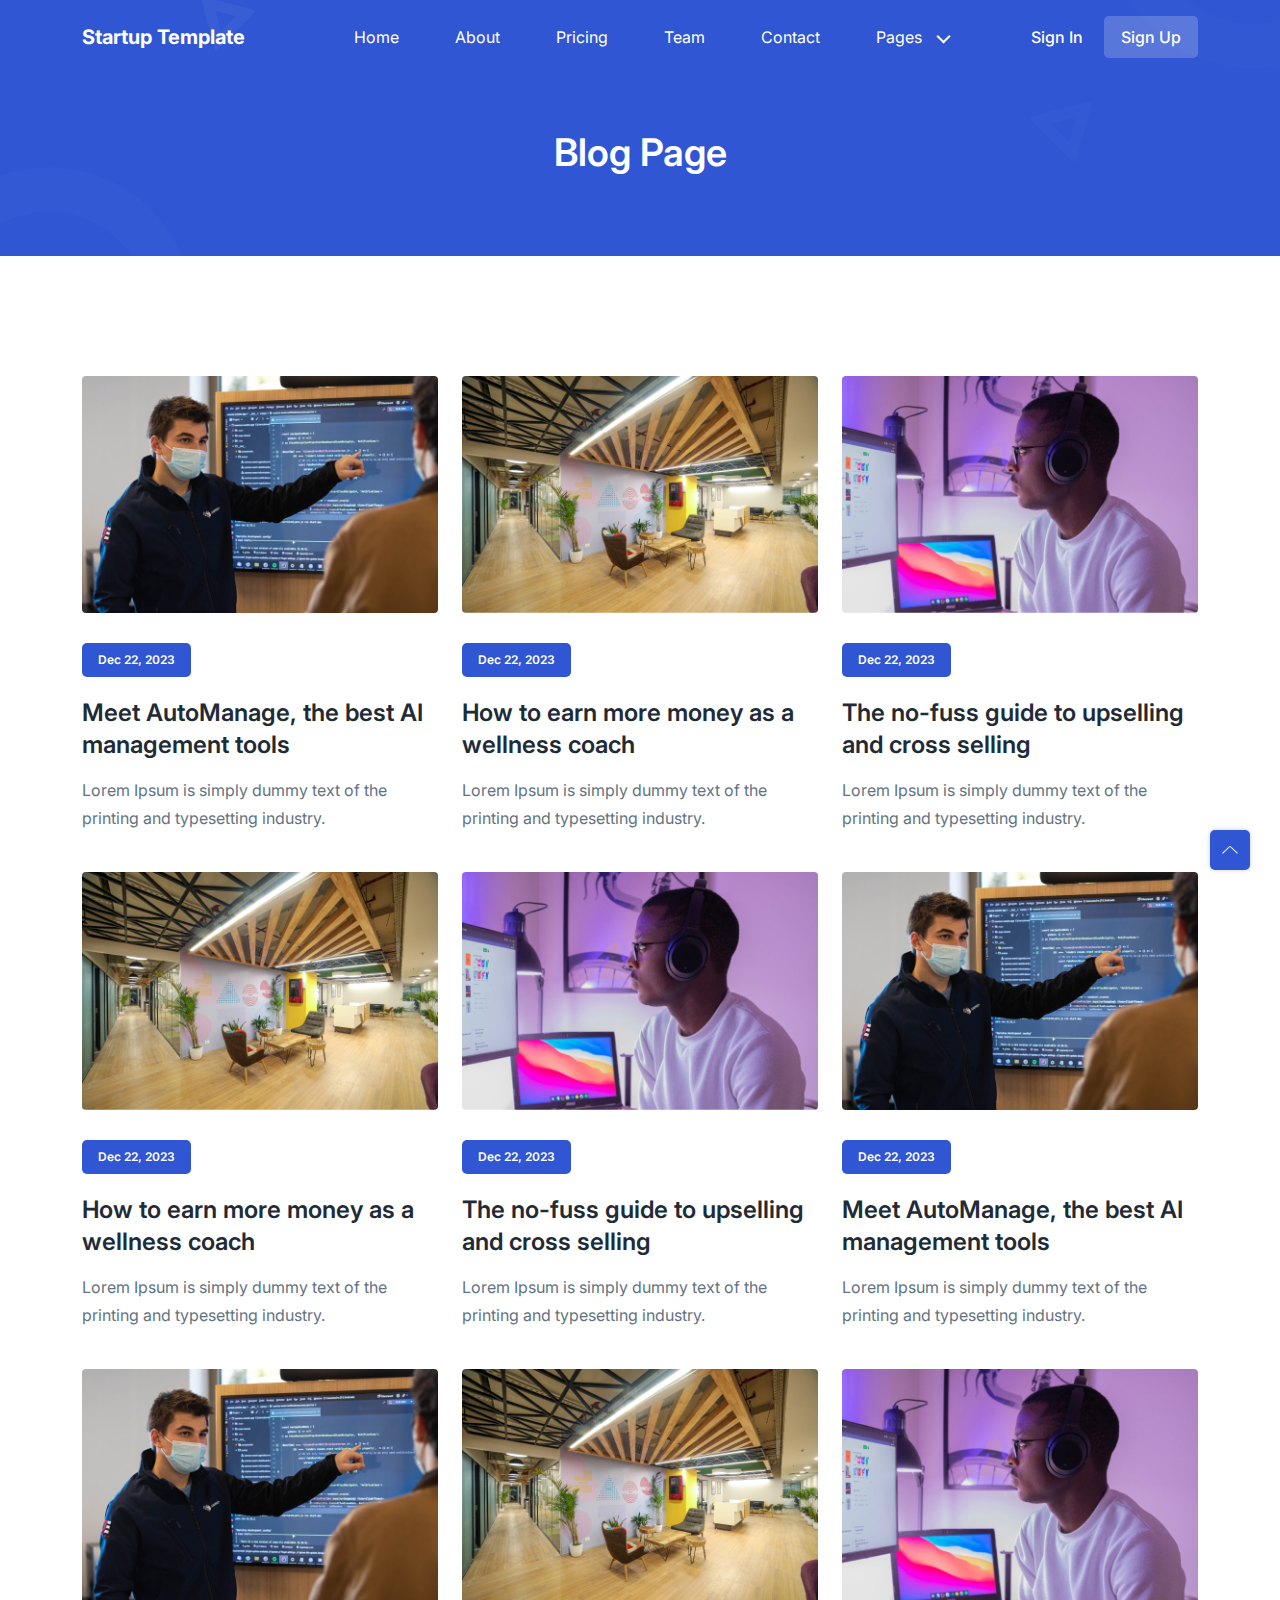
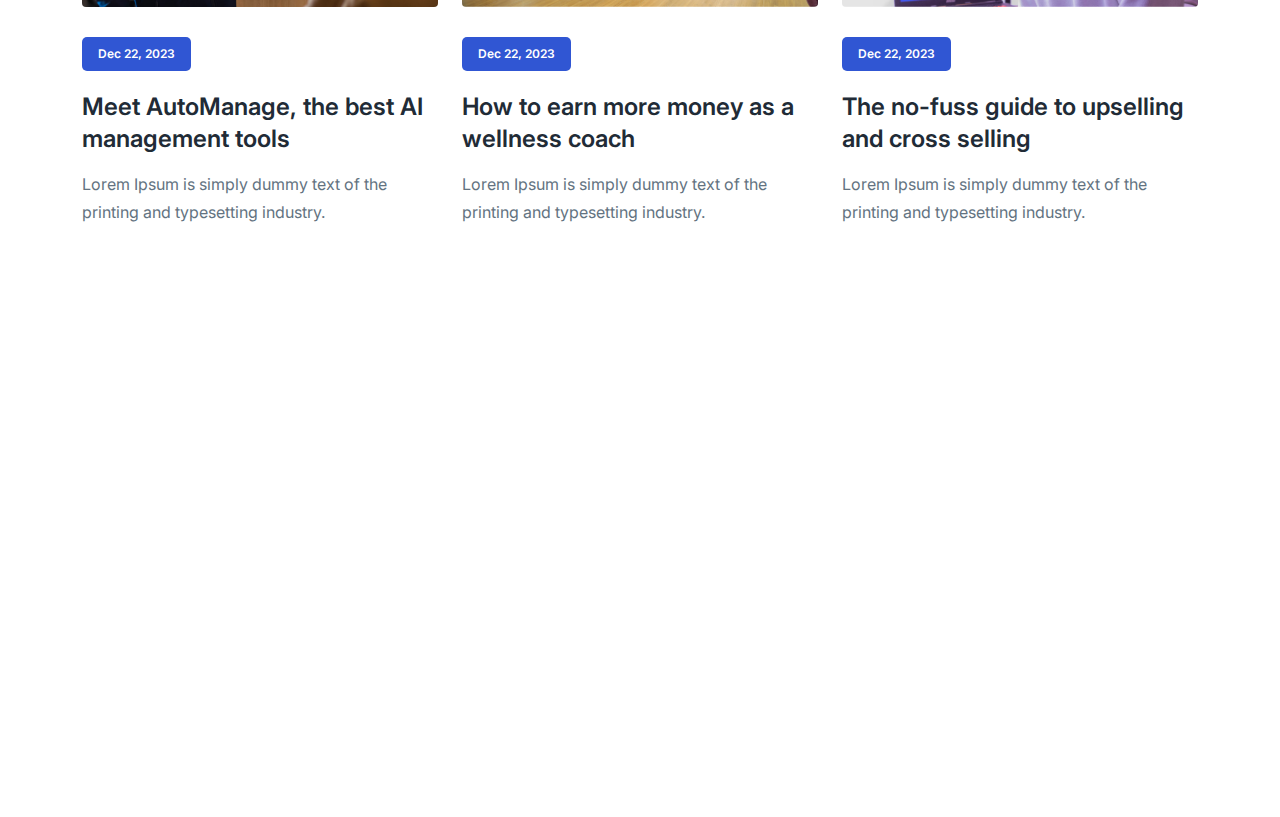
<file: blog.html>
<!DOCTYPE html>
<html lang="en">
  <head>
    <meta charset="UTF-8" />
    <meta http-equiv="X-UA-Compatible" content="IE=edge" />
    <meta name="viewport" content="width=device-width, initial-scale=1.0" />
    <title>Play | Open source Project by UIdeck</title>

    <!--====== Favicon Icon ======-->
    <link
      rel="shortcut icon"
      href="assets/images/favicon.svg"
      type="image/svg"
    />

    <!-- ===== All CSS files ===== -->
    <link rel="stylesheet" href="assets/css/bootstrap.min.css" />
    <link rel="stylesheet" href="assets/css/animate.css" />
    <link rel="stylesheet" href="assets/css/lineicons.css" />
    <link rel="stylesheet" href="assets/css/ud-styles.css" />
  </head>
  <body>
    <!-- ====== Header Start ====== -->
    <header class="ud-header">
      <div class="container">
        <div class="row">
          <div class="col-lg-12">
            <nav class="navbar navbar-expand-lg">
              <a class="navbar-brand" href="index.html">
                <span class="fw-bold text-white startup-logo">Startup Template</span>
              </a>
              <button class="navbar-toggler">
                <span class="toggler-icon"> </span>
                <span class="toggler-icon"> </span>
                <span class="toggler-icon"> </span>
              </button>

              <div class="navbar-collapse">
                <ul id="nav" class="navbar-nav mx-auto">
                  <li class="nav-item">
                    <a class="ud-menu-scroll" href="#home">Home</a>
                  </li>

                  <li class="nav-item">
                    <a class="ud-menu-scroll" href="#about">About</a>
                  </li>
                  <li class="nav-item">
                    <a class="ud-menu-scroll" href="#pricing">Pricing</a>
                  </li>
                  <li class="nav-item">
                    <a class="ud-menu-scroll" href="#team">Team</a>
                  </li>
                  <li class="nav-item">
                    <a class="ud-menu-scroll" href="#contact">Contact</a>
                  </li>
                  <li class="nav-item nav-item-has-children">
                    <a href="javascript:void(0)"> Pages </a>
                    <ul class="ud-submenu">
                      <li class="ud-submenu-item">
                        <a href="about.html" class="ud-submenu-link">
                          About Page
                        </a>
                      </li>
                      <li class="ud-submenu-item">
                        <a href="pricing.html" class="ud-submenu-link">
                          Pricing Page
                        </a>
                      </li>
                      <li class="ud-submenu-item">
                        <a href="contact.html" class="ud-submenu-link">
                          Contact Page
                        </a>
                      </li>
                      <li class="ud-submenu-item">
                        <a href="blog.html" class="ud-submenu-link">
                          Blog Grid Page
                        </a>
                      </li>
                      <li class="ud-submenu-item">
                        <a href="blog-details.html" class="ud-submenu-link">
                          Blog Details Page
                        </a>
                      </li>
                      <li class="ud-submenu-item">
                        <a href="login.html" class="ud-submenu-link">
                          Sign In Page
                        </a>
                      </li>
                      <li class="ud-submenu-item">
                        <a href="404.html" class="ud-submenu-link">404 Page</a>
                      </li>
                    </ul>
                  </li>
                </ul>
              </div>

              <div class="navbar-btn d-none d-sm-inline-block">
                <a href="login.html" class="ud-main-btn ud-login-btn">
                  Sign In
                </a>
                <a class="ud-main-btn ud-white-btn" href="javascript:void(0)">
                  Sign Up
                </a>
              </div>
            </nav>
          </div>
        </div>
      </div>
    </header>
    <!-- ====== Header End ====== -->

    <!-- ====== Banner Start ====== -->
    <section class="ud-page-banner">
      <div class="container">
        <div class="row">
          <div class="col-lg-12">
            <div class="ud-banner-content">
              <h1>Blog Page</h1>
            </div>
          </div>
        </div>
      </div>
    </section>
    <!-- ====== Banner End ====== -->

    <!-- ====== Blog Start ====== -->
    <section class="ud-blog-grids">
      <div class="container">
        <div class="row">
          <div class="col-lg-4 col-md-6">
            <div class="ud-single-blog">
              <div class="ud-blog-image">
                <a href="blog-details.html">
                  <img src="assets/images/blog/blog-01.jpg" alt="blog" />
                </a>
              </div>
              <div class="ud-blog-content">
                <span class="ud-blog-date">Dec 22, 2023</span>
                <h3 class="ud-blog-title">
                  <a href="blog-details.html">
                    Meet AutoManage, the best AI management tools
                  </a>
                </h3>
                <p class="ud-blog-desc">
                  Lorem Ipsum is simply dummy text of the printing and
                  typesetting industry.
                </p>
              </div>
            </div>
          </div>
          <div class="col-lg-4 col-md-6">
            <div class="ud-single-blog">
              <div class="ud-blog-image">
                <a href="blog-details.html">
                  <img src="assets/images/blog/blog-02.jpg" alt="blog" />
                </a>
              </div>
              <div class="ud-blog-content">
                <span class="ud-blog-date">Dec 22, 2023</span>
                <h3 class="ud-blog-title">
                  <a href="blog-details.html">
                    How to earn more money as a wellness coach
                  </a>
                </h3>
                <p class="ud-blog-desc">
                  Lorem Ipsum is simply dummy text of the printing and
                  typesetting industry.
                </p>
              </div>
            </div>
          </div>
          <div class="col-lg-4 col-md-6">
            <div class="ud-single-blog">
              <div class="ud-blog-image">
                <a href="blog-details.html">
                  <img src="assets/images/blog/blog-03.jpg" alt="blog" />
                </a>
              </div>
              <div class="ud-blog-content">
                <span class="ud-blog-date">Dec 22, 2023</span>
                <h3 class="ud-blog-title">
                  <a href="blog-details.html">
                    The no-fuss guide to upselling and cross selling
                  </a>
                </h3>
                <p class="ud-blog-desc">
                  Lorem Ipsum is simply dummy text of the printing and
                  typesetting industry.
                </p>
              </div>
            </div>
          </div>
          <div class="col-lg-4 col-md-6">
            <div class="ud-single-blog">
              <div class="ud-blog-image">
                <a href="blog-details.html">
                  <img src="assets/images/blog/blog-02.jpg" alt="blog" />
                </a>
              </div>
              <div class="ud-blog-content">
                <span class="ud-blog-date">Dec 22, 2023</span>
                <h3 class="ud-blog-title">
                  <a href="blog-details.html">
                    How to earn more money as a wellness coach
                  </a>
                </h3>
                <p class="ud-blog-desc">
                  Lorem Ipsum is simply dummy text of the printing and
                  typesetting industry.
                </p>
              </div>
            </div>
          </div>
          <div class="col-lg-4 col-md-6">
            <div class="ud-single-blog">
              <div class="ud-blog-image">
                <a href="blog-details.html">
                  <img src="assets/images/blog/blog-03.jpg" alt="blog" />
                </a>
              </div>
              <div class="ud-blog-content">
                <span class="ud-blog-date">Dec 22, 2023</span>
                <h3 class="ud-blog-title">
                  <a href="blog-details.html">
                    The no-fuss guide to upselling and cross selling
                  </a>
                </h3>
                <p class="ud-blog-desc">
                  Lorem Ipsum is simply dummy text of the printing and
                  typesetting industry.
                </p>
              </div>
            </div>
          </div>
          <div class="col-lg-4 col-md-6">
            <div class="ud-single-blog">
              <div class="ud-blog-image">
                <a href="blog-details.html">
                  <img src="assets/images/blog/blog-01.jpg" alt="blog" />
                </a>
              </div>
              <div class="ud-blog-content">
                <span class="ud-blog-date">Dec 22, 2023</span>
                <h3 class="ud-blog-title">
                  <a href="blog-details.html">
                    Meet AutoManage, the best AI management tools
                  </a>
                </h3>
                <p class="ud-blog-desc">
                  Lorem Ipsum is simply dummy text of the printing and
                  typesetting industry.
                </p>
              </div>
            </div>
          </div>
          <div class="col-lg-4 col-md-6">
            <div class="ud-single-blog">
              <div class="ud-blog-image">
                <a href="blog-details.html">
                  <img src="assets/images/blog/blog-01.jpg" alt="blog" />
                </a>
              </div>
              <div class="ud-blog-content">
                <span class="ud-blog-date">Dec 22, 2023</span>
                <h3 class="ud-blog-title">
                  <a href="blog-details.html">
                    Meet AutoManage, the best AI management tools
                  </a>
                </h3>
                <p class="ud-blog-desc">
                  Lorem Ipsum is simply dummy text of the printing and
                  typesetting industry.
                </p>
              </div>
            </div>
          </div>
          <div class="col-lg-4 col-md-6">
            <div class="ud-single-blog">
              <div class="ud-blog-image">
                <a href="blog-details.html">
                  <img src="assets/images/blog/blog-02.jpg" alt="blog" />
                </a>
              </div>
              <div class="ud-blog-content">
                <span class="ud-blog-date">Dec 22, 2023</span>
                <h3 class="ud-blog-title">
                  <a href="blog-details.html">
                    How to earn more money as a wellness coach
                  </a>
                </h3>
                <p class="ud-blog-desc">
                  Lorem Ipsum is simply dummy text of the printing and
                  typesetting industry.
                </p>
              </div>
            </div>
          </div>
          <div class="col-lg-4 col-md-6">
            <div class="ud-single-blog">
              <div class="ud-blog-image">
                <a href="blog-details.html">
                  <img src="assets/images/blog/blog-03.jpg" alt="blog" />
                </a>
              </div>
              <div class="ud-blog-content">
                <span class="ud-blog-date">Dec 22, 2023</span>
                <h3 class="ud-blog-title">
                  <a href="blog-details.html">
                    The no-fuss guide to upselling and cross selling
                  </a>
                </h3>
                <p class="ud-blog-desc">
                  Lorem Ipsum is simply dummy text of the printing and
                  typesetting industry.
                </p>
              </div>
            </div>
          </div>
        </div>
      </div>
    </section>
    <!-- ====== Blog End ====== -->

    <!-- ====== Footer Start ====== -->
    <footer class="ud-footer wow fadeInUp" data-wow-delay=".15s">
      <div class="shape shape-1">
        <img src="assets/images/footer/shape-1.svg" alt="shape" />
      </div>
      <div class="shape shape-2">
        <img src="assets/images/footer/shape-2.svg" alt="shape" />
      </div>
      <div class="shape shape-3">
        <img src="assets/images/footer/shape-3.svg" alt="shape" />
      </div>
      <div class="ud-footer-widgets">
        <div class="container">
          <div class="row">
            <div class="col-xl-3 col-lg-4 col-md-6">
              <div class="ud-widget">
                <a href="index.html" class="ud-footer-logo">
                  <span class="fw-bold text-white startup-logo">Startup Template</span>
                </a>
                <p class="ud-widget-desc">
                  We create digital experiences for brands and companies by
                  using technology.
                </p>
                <ul class="ud-widget-socials">
                  <li>
                    <a href="https://twitter.com/MusharofChy">
                      <i class="lni lni-facebook-filled"></i>
                    </a>
                  </li>
                  <li>
                    <a href="https://twitter.com/MusharofChy">
                      <i class="lni lni-twitter-filled"></i>
                    </a>
                  </li>
                  <li>
                    <a href="https://twitter.com/MusharofChy">
                      <i class="lni lni-instagram-filled"></i>
                    </a>
                  </li>
                  <li>
                    <a href="https://twitter.com/MusharofChy">
                      <i class="lni lni-linkedin-original"></i>
                    </a>
                  </li>
                </ul>
              </div>
            </div>

            <div class="col-xl-2 col-lg-2 col-md-6 col-sm-6">
              <div class="ud-widget">
                <h5 class="ud-widget-title">About Us</h5>
                <ul class="ud-widget-links">
                  <li>
                    <a href="javascript:void(0)">Home</a>
                  </li>
                  <li>
                    <a href="javascript:void(0)">Features</a>
                  </li>
                  <li>
                    <a href="javascript:void(0)">About</a>
                  </li>
                  <li>
                    <a href="javascript:void(0)">Testimonial</a>
                  </li>
                </ul>
              </div>
            </div>
            <div class="col-xl-2 col-lg-3 col-md-6 col-sm-6">
              <div class="ud-widget">
                <h5 class="ud-widget-title">Features</h5>
                <ul class="ud-widget-links">
                  <li>
                    <a href="javascript:void(0)">How it works</a>
                  </li>
                  <li>
                    <a href="javascript:void(0)">Privacy policy</a>
                  </li>
                  <li>
                    <a href="javascript:void(0)">Terms of service</a>
                  </li>
                  <li>
                    <a href="javascript:void(0)">Refund policy</a>
                  </li>
                </ul>
              </div>
            </div>
            <div class="col-xl-2 col-lg-3 col-md-6 col-sm-6">
              <div class="ud-widget">
                <h5 class="ud-widget-title">Our Products</h5>
                <ul class="ud-widget-links">
                  <li>
                    <a
                      href="https://lineicons.com/"
                      rel="nofollow noopner"
                      target="_blank"
                      >Lineicons
                    </a>
                  </li>
                  <li>
                    <a
                      href="https://ecommercehtml.com/"
                      rel="nofollow noopner"
                      target="_blank"
                      >Ecommerce HTML</a
                    >
                  </li>
                  <li>
                    <a
                      href="https://ayroui.com/"
                      rel="nofollow noopner"
                      target="_blank"
                      >Ayro UI</a
                    >
                  </li>
                  <li>
                    <a
                      href="https://graygrids.com/"
                      rel="nofollow noopner"
                      target="_blank"
                      >Plain Admin</a
                    >
                  </li>
                </ul>
              </div>
            </div>
            <div class="col-xl-3 col-lg-6 col-md-8 col-sm-10">
              <div class="ud-widget">
                <h5 class="ud-widget-title">Partners</h5>
                <ul class="ud-widget-brands">
                  <li>
                    <a
                      href="https://ayroui.com/"
                      rel="nofollow noopner"
                      target="_blank"
                    >
                      <img
                        src="assets/images/footer/brands/ayroui.svg"
                        alt="ayroui"
                      />
                    </a>
                  </li>
                  <li>
                    <a
                      href="https://ecommercehtml.com/"
                      rel="nofollow noopner"
                      target="_blank"
                    >
                      <img
                        src="assets/images/footer/brands/ecommerce-html.svg"
                        alt="ecommerce-html"
                      />
                    </a>
                  </li>
                  <li>
                    <a
                      href="https://graygrids.com/"
                      rel="nofollow noopner"
                      target="_blank"
                    >
                      <img
                        src="assets/images/footer/brands/graygrids.svg"
                        alt="graygrids"
                      />
                    </a>
                  </li>
                  <li>
                    <a
                      href="https://lineicons.com/"
                      rel="nofollow noopner"
                      target="_blank"
                    >
                      <img
                        src="assets/images/footer/brands/lineicons.svg"
                        alt="lineicons"
                      />
                    </a>
                  </li>
                  <li>
                    <a
                      href="https://uideck.com/"
                      rel="nofollow noopner"
                      target="_blank"
                    >
                      <img
                        src="assets/images/footer/brands/uideck.svg"
                        alt="uideck"
                      />
                    </a>
                  </li>
                  <li>
                    <a
                      href="https://tailwindtemplates.co/"
                      rel="nofollow noopner"
                      target="_blank"
                    >
                      <img
                        src="assets/images/footer/brands/tailwindtemplates.svg"
                        alt="tailwindtemplates"
                      />
                    </a>
                  </li>
                </ul>
              </div>
            </div>
          </div>
        </div>
      </div>
      <div class="ud-footer-bottom">
        <div class="container">
          <div class="row">
            <div class="col-md-8">
              <ul class="ud-footer-bottom-left">
                <li>
                  <a href="javascript:void(0)">Privacy policy</a>
                </li>
                <li>
                  <a href="javascript:void(0)">Support policy</a>
                </li>
                <li>
                  <a href="javascript:void(0)">Terms of service</a>
                </li>
              </ul>
            </div>
            <div class="col-md-4">
              <p class="ud-footer-bottom-right">
                Designed and Developed by
                <a href="https://hau.xyz" rel="nofollow">haudev</a>
              </p>
            </div>
          </div>
        </div>
      </div>
    </footer>
    <!-- ====== Footer End ====== -->

    <!-- ====== Back To Top Start ====== -->
    <a href="javascript:void(0)" class="back-to-top">
      <i class="lni lni-chevron-up"> </i>
    </a>
    <!-- ====== Back To Top End ====== -->

    <!-- ====== All Javascript Files ====== -->
    <script src="assets/js/bootstrap.bundle.min.js"></script>
    <script src="assets/js/wow.min.js"></script>
    <script src="assets/js/main.js"></script>
  </body>
</html>
</file>
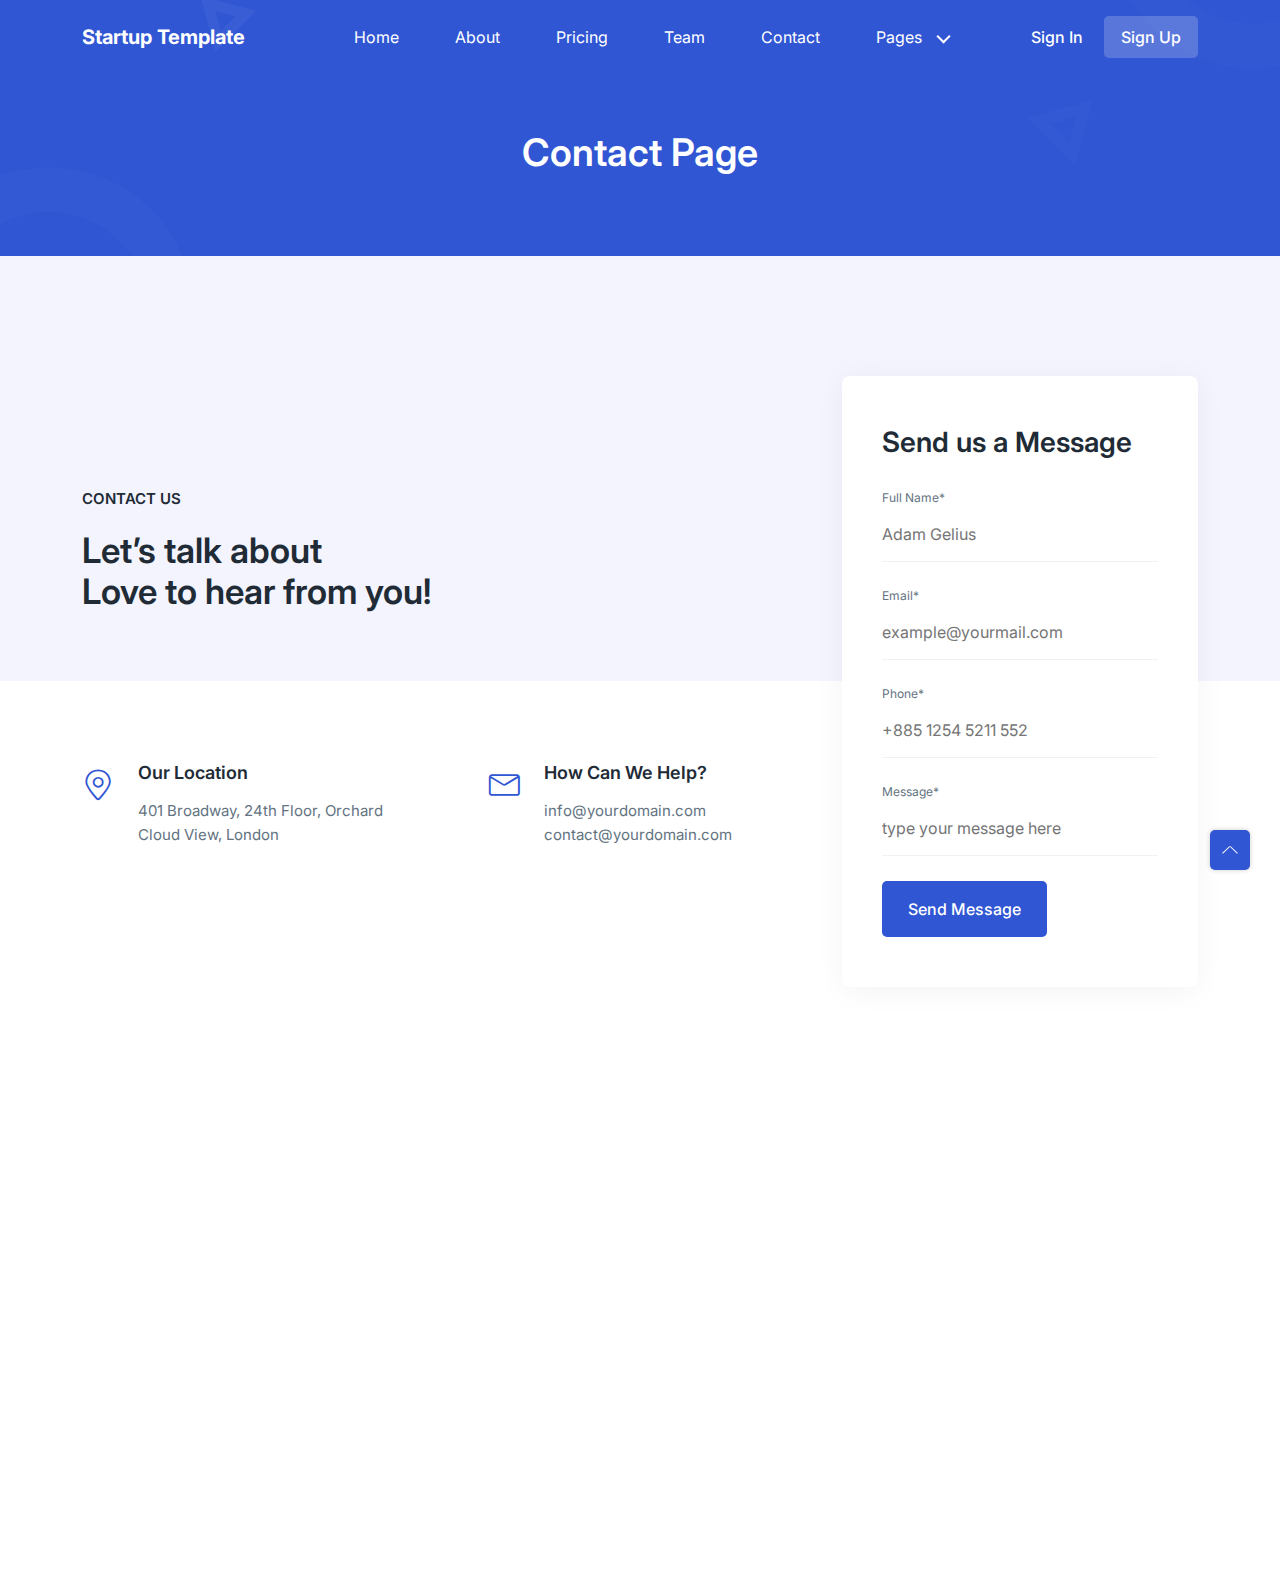
<file: contact.html>
<!DOCTYPE html>
<html lang="en">
  <head>
    <meta charset="UTF-8" />
    <meta http-equiv="X-UA-Compatible" content="IE=edge" />
    <meta name="viewport" content="width=device-width, initial-scale=1.0" />
    <title>Play | Open source Project by UIdeck</title>

    <!--====== Favicon Icon ======-->
    <link
      rel="shortcut icon"
      href="assets/images/favicon.svg"
      type="image/svg"
    />

    <!-- ===== All CSS files ===== -->
    <link rel="stylesheet" href="assets/css/bootstrap.min.css" />
    <link rel="stylesheet" href="assets/css/animate.css" />
    <link rel="stylesheet" href="assets/css/lineicons.css" />
    <link rel="stylesheet" href="assets/css/ud-styles.css" />
  </head>
  <body>
    <!-- ====== Header Start ====== -->
    <header class="ud-header">
      <div class="container">
        <div class="row">
          <div class="col-lg-12">
            <nav class="navbar navbar-expand-lg">
              <a class="navbar-brand" href="index.html">
                <span class="fw-bold text-white startup-logo">Startup Template</span>
              </a>
              <button class="navbar-toggler">
                <span class="toggler-icon"> </span>
                <span class="toggler-icon"> </span>
                <span class="toggler-icon"> </span>
              </button>

              <div class="navbar-collapse">
                <ul id="nav" class="navbar-nav mx-auto">
                  <li class="nav-item">
                    <a class="ud-menu-scroll" href="#home">Home</a>
                  </li>

                  <li class="nav-item">
                    <a class="ud-menu-scroll" href="#about">About</a>
                  </li>
                  <li class="nav-item">
                    <a class="ud-menu-scroll" href="#pricing">Pricing</a>
                  </li>
                  <li class="nav-item">
                    <a class="ud-menu-scroll" href="#team">Team</a>
                  </li>
                  <li class="nav-item">
                    <a class="ud-menu-scroll" href="#contact">Contact</a>
                  </li>
                  <li class="nav-item nav-item-has-children">
                    <a href="javascript:void(0)"> Pages </a>
                    <ul class="ud-submenu">
                      <li class="ud-submenu-item">
                        <a href="about.html" class="ud-submenu-link">
                          About Page
                        </a>
                      </li>
                      <li class="ud-submenu-item">
                        <a href="pricing.html" class="ud-submenu-link">
                          Pricing Page
                        </a>
                      </li>
                      <li class="ud-submenu-item">
                        <a href="contact.html" class="ud-submenu-link">
                          Contact Page
                        </a>
                      </li>
                      <li class="ud-submenu-item">
                        <a href="blog.html" class="ud-submenu-link">
                          Blog Grid Page
                        </a>
                      </li>
                      <li class="ud-submenu-item">
                        <a href="blog-details.html" class="ud-submenu-link">
                          Blog Details Page
                        </a>
                      </li>
                      <li class="ud-submenu-item">
                        <a href="login.html" class="ud-submenu-link">
                          Sign In Page
                        </a>
                      </li>
                      <li class="ud-submenu-item">
                        <a href="404.html" class="ud-submenu-link">404 Page</a>
                      </li>
                    </ul>
                  </li>
                </ul>
              </div>

              <div class="navbar-btn d-none d-sm-inline-block">
                <a href="login.html" class="ud-main-btn ud-login-btn">
                  Sign In
                </a>
                <a class="ud-main-btn ud-white-btn" href="javascript:void(0)">
                  Sign Up
                </a>
              </div>
            </nav>
          </div>
        </div>
      </div>
    </header>
    <!-- ====== Header End ====== -->

    <!-- ====== Banner Start ====== -->
    <section class="ud-page-banner">
      <div class="container">
        <div class="row">
          <div class="col-lg-12">
            <div class="ud-banner-content">
              <h1>Contact Page</h1>
            </div>
          </div>
        </div>
      </div>
    </section>
    <!-- ====== Banner End ====== -->

    <!-- ====== Contact Start ====== -->
    <section id="contact" class="ud-contact">
      <div class="container">
        <div class="row align-items-center">
          <div class="col-xl-8 col-lg-7">
            <div class="ud-contact-content-wrapper">
              <div class="ud-contact-title">
                <span>CONTACT US</span>
                <h2>
                  Let’s talk about <br />
                  Love to hear from you!
                </h2>
              </div>
              <div class="ud-contact-info-wrapper">
                <div class="ud-single-info">
                  <div class="ud-info-icon">
                    <i class="lni lni-map-marker"></i>
                  </div>
                  <div class="ud-info-meta">
                    <h5>Our Location</h5>
                    <p>401 Broadway, 24th Floor, Orchard Cloud View, London</p>
                  </div>
                </div>
                <div class="ud-single-info">
                  <div class="ud-info-icon">
                    <i class="lni lni-envelope"></i>
                  </div>
                  <div class="ud-info-meta">
                    <h5>How Can We Help?</h5>
                    <p>info@yourdomain.com</p>
                    <p>contact@yourdomain.com</p>
                  </div>
                </div>
              </div>
            </div>
          </div>
          <div class="col-xl-4 col-lg-5">
            <div
              class="ud-contact-form-wrapper wow fadeInUp"
              data-wow-delay=".2s"
            >
              <h3 class="ud-contact-form-title">Send us a Message</h3>
              <form class="ud-contact-form">
                <div class="ud-form-group">
                  <label for="fullName">Full Name*</label>
                  <input
                    type="text"
                    name="fullName"
                    placeholder="Adam Gelius"
                  />
                </div>
                <div class="ud-form-group">
                  <label for="email">Email*</label>
                  <input
                    type="email"
                    name="email"
                    placeholder="example@yourmail.com"
                  />
                </div>
                <div class="ud-form-group">
                  <label for="phone">Phone*</label>
                  <input
                    type="text"
                    name="phone"
                    placeholder="+885 1254 5211 552"
                  />
                </div>
                <div class="ud-form-group">
                  <label for="message">Message*</label>
                  <textarea
                    name="message"
                    rows="1"
                    placeholder="type your message here"
                  ></textarea>
                </div>
                <div class="ud-form-group mb-0">
                  <button type="submit" class="ud-main-btn">
                    Send Message
                  </button>
                </div>
              </form>
            </div>
          </div>
        </div>
      </div>
    </section>
    <!-- ====== Contact End ====== -->

    <!-- ====== Footer Start ====== -->
    <footer class="ud-footer wow fadeInUp" data-wow-delay=".15s">
      <div class="shape shape-1">
        <img src="assets/images/footer/shape-1.svg" alt="shape" />
      </div>
      <div class="shape shape-2">
        <img src="assets/images/footer/shape-2.svg" alt="shape" />
      </div>
      <div class="shape shape-3">
        <img src="assets/images/footer/shape-3.svg" alt="shape" />
      </div>
      <div class="ud-footer-widgets">
        <div class="container">
          <div class="row">
            <div class="col-xl-3 col-lg-4 col-md-6">
              <div class="ud-widget">
                <a href="index.html" class="ud-footer-logo">
                  <span class="fw-bold text-white startup-logo">Startup Template</span>
                </a>
                <p class="ud-widget-desc">
                  We create digital experiences for brands and companies by
                  using technology.
                </p>
                <ul class="ud-widget-socials">
                  <li>
                    <a href="https://twitter.com/MusharofChy">
                      <i class="lni lni-facebook-filled"></i>
                    </a>
                  </li>
                  <li>
                    <a href="https://twitter.com/MusharofChy">
                      <i class="lni lni-twitter-filled"></i>
                    </a>
                  </li>
                  <li>
                    <a href="https://twitter.com/MusharofChy">
                      <i class="lni lni-instagram-filled"></i>
                    </a>
                  </li>
                  <li>
                    <a href="https://twitter.com/MusharofChy">
                      <i class="lni lni-linkedin-original"></i>
                    </a>
                  </li>
                </ul>
              </div>
            </div>

            <div class="col-xl-2 col-lg-2 col-md-6 col-sm-6">
              <div class="ud-widget">
                <h5 class="ud-widget-title">About Us</h5>
                <ul class="ud-widget-links">
                  <li>
                    <a href="javascript:void(0)">Home</a>
                  </li>
                  <li>
                    <a href="javascript:void(0)">Features</a>
                  </li>
                  <li>
                    <a href="javascript:void(0)">About</a>
                  </li>
                  <li>
                    <a href="javascript:void(0)">Testimonial</a>
                  </li>
                </ul>
              </div>
            </div>
            <div class="col-xl-2 col-lg-3 col-md-6 col-sm-6">
              <div class="ud-widget">
                <h5 class="ud-widget-title">Features</h5>
                <ul class="ud-widget-links">
                  <li>
                    <a href="javascript:void(0)">How it works</a>
                  </li>
                  <li>
                    <a href="javascript:void(0)">Privacy policy</a>
                  </li>
                  <li>
                    <a href="javascript:void(0)">Terms of service</a>
                  </li>
                  <li>
                    <a href="javascript:void(0)">Refund policy</a>
                  </li>
                </ul>
              </div>
            </div>
            <div class="col-xl-2 col-lg-3 col-md-6 col-sm-6">
              <div class="ud-widget">
                <h5 class="ud-widget-title">Our Products</h5>
                <ul class="ud-widget-links">
                  <li>
                    <a
                      href="https://lineicons.com/"
                      rel="nofollow noopner"
                      target="_blank"
                      >Lineicons
                    </a>
                  </li>
                  <li>
                    <a
                      href="https://ecommercehtml.com/"
                      rel="nofollow noopner"
                      target="_blank"
                      >Ecommerce HTML</a
                    >
                  </li>
                  <li>
                    <a
                      href="https://ayroui.com/"
                      rel="nofollow noopner"
                      target="_blank"
                      >Ayro UI</a
                    >
                  </li>
                  <li>
                    <a
                      href="https://graygrids.com/"
                      rel="nofollow noopner"
                      target="_blank"
                      >Plain Admin</a
                    >
                  </li>
                </ul>
              </div>
            </div>
            <div class="col-xl-3 col-lg-6 col-md-8 col-sm-10">
              <div class="ud-widget">
                <h5 class="ud-widget-title">Partners</h5>
                <ul class="ud-widget-brands">
                  <li>
                    <a
                      href="https://ayroui.com/"
                      rel="nofollow noopner"
                      target="_blank"
                    >
                      <img
                        src="assets/images/footer/brands/ayroui.svg"
                        alt="ayroui"
                      />
                    </a>
                  </li>
                  <li>
                    <a
                      href="https://ecommercehtml.com/"
                      rel="nofollow noopner"
                      target="_blank"
                    >
                      <img
                        src="assets/images/footer/brands/ecommerce-html.svg"
                        alt="ecommerce-html"
                      />
                    </a>
                  </li>
                  <li>
                    <a
                      href="https://graygrids.com/"
                      rel="nofollow noopner"
                      target="_blank"
                    >
                      <img
                        src="assets/images/footer/brands/graygrids.svg"
                        alt="graygrids"
                      />
                    </a>
                  </li>
                  <li>
                    <a
                      href="https://lineicons.com/"
                      rel="nofollow noopner"
                      target="_blank"
                    >
                      <img
                        src="assets/images/footer/brands/lineicons.svg"
                        alt="lineicons"
                      />
                    </a>
                  </li>
                  <li>
                    <a
                      href="https://uideck.com/"
                      rel="nofollow noopner"
                      target="_blank"
                    >
                      <img
                        src="assets/images/footer/brands/uideck.svg"
                        alt="uideck"
                      />
                    </a>
                  </li>
                  <li>
                    <a
                      href="https://tailwindtemplates.co/"
                      rel="nofollow noopner"
                      target="_blank"
                    >
                      <img
                        src="assets/images/footer/brands/tailwindtemplates.svg"
                        alt="tailwindtemplates"
                      />
                    </a>
                  </li>
                </ul>
              </div>
            </div>
          </div>
        </div>
      </div>
      <div class="ud-footer-bottom">
        <div class="container">
          <div class="row">
            <div class="col-md-8">
              <ul class="ud-footer-bottom-left">
                <li>
                  <a href="javascript:void(0)">Privacy policy</a>
                </li>
                <li>
                  <a href="javascript:void(0)">Support policy</a>
                </li>
                <li>
                  <a href="javascript:void(0)">Terms of service</a>
                </li>
              </ul>
            </div>
            <div class="col-md-4">
              <p class="ud-footer-bottom-right">
                Designed and Developed by
                <a href="https://hau.xyz" rel="nofollow">haudev</a>
              </p>
            </div>
          </div>
        </div>
      </div>
    </footer>
    <!-- ====== Footer End ====== -->

    <!-- ====== Back To Top Start ====== -->
    <a href="javascript:void(0)" class="back-to-top">
      <i class="lni lni-chevron-up"> </i>
    </a>
    <!-- ====== Back To Top End ====== -->

    <!-- ====== All Javascript Files ====== -->
    <script src="assets/js/bootstrap.bundle.min.js"></script>
    <script src="assets/js/wow.min.js"></script>
    <script src="assets/js/main.js"></script>
  </body>
</html>
</file>
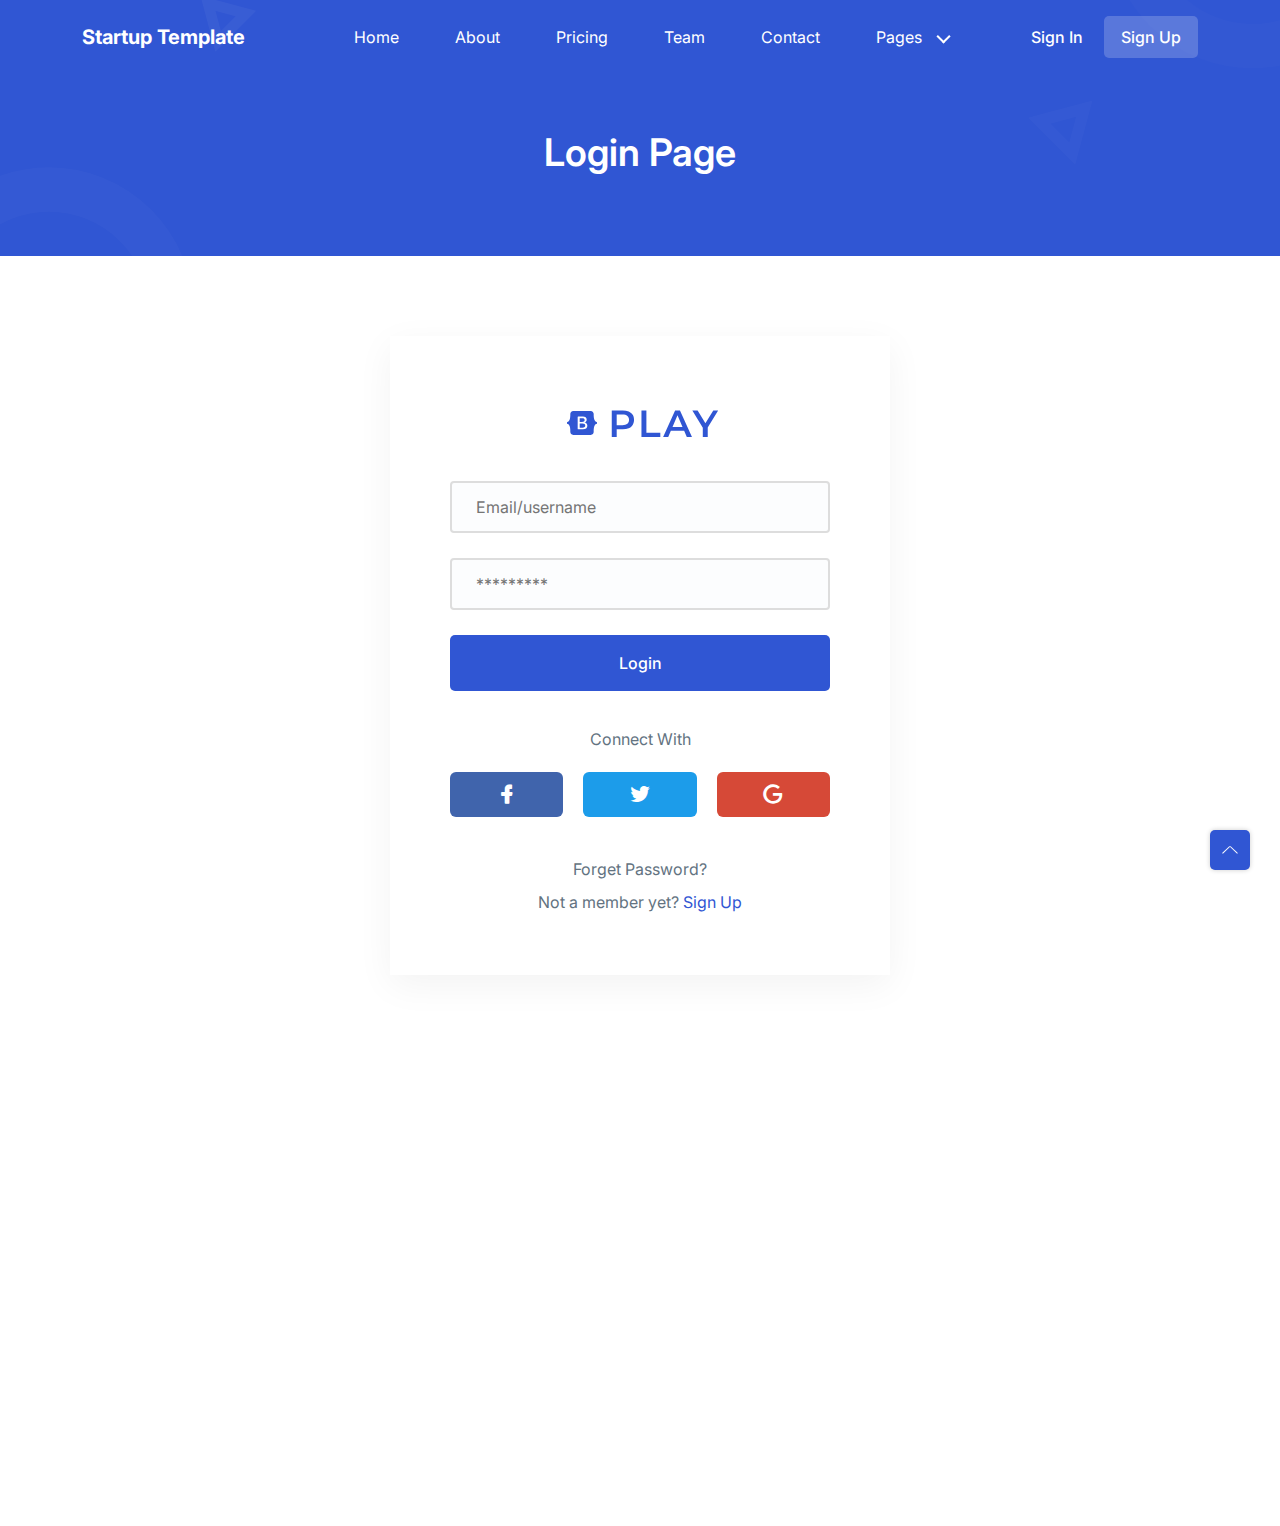
<file: login.html>
<!DOCTYPE html>
<html lang="en">
  <head>
    <meta charset="UTF-8" />
    <meta http-equiv="X-UA-Compatible" content="IE=edge" />
    <meta name="viewport" content="width=device-width, initial-scale=1.0" />
    <title>Play | Open source Project by UIdeck</title>

    <!--====== Favicon Icon ======-->
    <link
      rel="shortcut icon"
      href="assets/images/favicon.svg"
      type="image/svg"
    />

    <!-- ===== All CSS files ===== -->
    <link rel="stylesheet" href="assets/css/bootstrap.min.css" />
    <link rel="stylesheet" href="assets/css/animate.css" />
    <link rel="stylesheet" href="assets/css/lineicons.css" />
    <link rel="stylesheet" href="assets/css/ud-styles.css" />
  </head>
  <body>
    <!-- ====== Header Start ====== -->
    <header class="ud-header">
      <div class="container">
        <div class="row">
          <div class="col-lg-12">
            <nav class="navbar navbar-expand-lg">
              <a class="navbar-brand" href="index.html">
                <span class="fw-bold text-white startup-logo">Startup Template</span>
              </a>
              <button class="navbar-toggler">
                <span class="toggler-icon"> </span>
                <span class="toggler-icon"> </span>
                <span class="toggler-icon"> </span>
              </button>

              <div class="navbar-collapse">
                <ul id="nav" class="navbar-nav mx-auto">
                  <li class="nav-item">
                    <a class="ud-menu-scroll" href="#home">Home</a>
                  </li>

                  <li class="nav-item">
                    <a class="ud-menu-scroll" href="#about">About</a>
                  </li>
                  <li class="nav-item">
                    <a class="ud-menu-scroll" href="#pricing">Pricing</a>
                  </li>
                  <li class="nav-item">
                    <a class="ud-menu-scroll" href="#team">Team</a>
                  </li>
                  <li class="nav-item">
                    <a class="ud-menu-scroll" href="#contact">Contact</a>
                  </li>
                  <li class="nav-item nav-item-has-children">
                    <a href="javascript:void(0)"> Pages </a>
                    <ul class="ud-submenu">
                      <li class="ud-submenu-item">
                        <a href="about.html" class="ud-submenu-link">
                          About Page
                        </a>
                      </li>
                      <li class="ud-submenu-item">
                        <a href="pricing.html" class="ud-submenu-link">
                          Pricing Page
                        </a>
                      </li>
                      <li class="ud-submenu-item">
                        <a href="contact.html" class="ud-submenu-link">
                          Contact Page
                        </a>
                      </li>
                      <li class="ud-submenu-item">
                        <a href="blog.html" class="ud-submenu-link">
                          Blog Grid Page
                        </a>
                      </li>
                      <li class="ud-submenu-item">
                        <a href="blog-details.html" class="ud-submenu-link">
                          Blog Details Page
                        </a>
                      </li>
                      <li class="ud-submenu-item">
                        <a href="login.html" class="ud-submenu-link">
                          Sign In Page
                        </a>
                      </li>
                      <li class="ud-submenu-item">
                        <a href="404.html" class="ud-submenu-link">404 Page</a>
                      </li>
                    </ul>
                  </li>
                </ul>
              </div>

              <div class="navbar-btn d-none d-sm-inline-block">
                <a href="login.html" class="ud-main-btn ud-login-btn">
                  Sign In
                </a>
                <a class="ud-main-btn ud-white-btn" href="javascript:void(0)">
                  Sign Up
                </a>
              </div>
            </nav>
          </div>
        </div>
      </div>
    </header>
    <!-- ====== Header End ====== -->

    <!-- ====== Banner Start ====== -->
    <section class="ud-page-banner">
      <div class="container">
        <div class="row">
          <div class="col-lg-12">
            <div class="ud-banner-content">
              <h1>Login Page</h1>
            </div>
          </div>
        </div>
      </div>
    </section>
    <!-- ====== Banner End ====== -->

    <!-- ====== Login Start ====== -->
    <section class="ud-login">
      <div class="container">
        <div class="row">
          <div class="col-lg-12">
            <div class="ud-login-wrapper">
              <div class="ud-login-logo">
                <img src="assets/images/logo/logo-2.svg" alt="logo" />
              </div>
              <form class="ud-login-form">
                <div class="ud-form-group">
                  <input
                    type="email"
                    name="email"
                    placeholder="Email/username"
                  />
                </div>
                <div class="ud-form-group">
                  <input
                    type="password"
                    name="password"
                    placeholder="*********"
                  />
                </div>
                <div class="ud-form-group">
                  <button type="submit" class="ud-main-btn w-100">Login</button>
                </div>
              </form>

              <div class="ud-socials-connect">
                <p>Connect With</p>

                <ul>
                  <li>
                    <a href="javascript:void(0)" class="facebook">
                      <i class="lni lni-facebook-filled"></i>
                    </a>
                  </li>
                  <li>
                    <a href="javascript:void(0)" class="twitter">
                      <i class="lni lni-twitter-filled"></i>
                    </a>
                  </li>
                  <li>
                    <a href="javascript:void(0)" class="google">
                      <i class="lni lni-google"></i>
                    </a>
                  </li>
                </ul>
              </div>

              <a class="forget-pass" href="javascript:void(0)">
                Forget Password?
              </a>
              <p class="signup-option">
                Not a member yet? <a href="javascript:void(0)"> Sign Up </a>
              </p>
            </div>
          </div>
        </div>
      </div>
    </section>
    <!-- ====== Login End ====== -->

    <!-- ====== Footer Start ====== -->
    <footer class="ud-footer wow fadeInUp" data-wow-delay=".15s">
      <div class="shape shape-1">
        <img src="assets/images/footer/shape-1.svg" alt="shape" />
      </div>
      <div class="shape shape-2">
        <img src="assets/images/footer/shape-2.svg" alt="shape" />
      </div>
      <div class="shape shape-3">
        <img src="assets/images/footer/shape-3.svg" alt="shape" />
      </div>
      <div class="ud-footer-widgets">
        <div class="container">
          <div class="row">
            <div class="col-xl-3 col-lg-4 col-md-6">
              <div class="ud-widget">
                <a href="index.html" class="ud-footer-logo">
                  <span class="fw-bold text-white startup-logo">Startup Template</span>
                </a>
                <p class="ud-widget-desc">
                  We create digital experiences for brands and companies by
                  using technology.
                </p>
                <ul class="ud-widget-socials">
                  <li>
                    <a href="https://twitter.com/MusharofChy">
                      <i class="lni lni-facebook-filled"></i>
                    </a>
                  </li>
                  <li>
                    <a href="https://twitter.com/MusharofChy">
                      <i class="lni lni-twitter-filled"></i>
                    </a>
                  </li>
                  <li>
                    <a href="https://twitter.com/MusharofChy">
                      <i class="lni lni-instagram-filled"></i>
                    </a>
                  </li>
                  <li>
                    <a href="https://twitter.com/MusharofChy">
                      <i class="lni lni-linkedin-original"></i>
                    </a>
                  </li>
                </ul>
              </div>
            </div>

            <div class="col-xl-2 col-lg-2 col-md-6 col-sm-6">
              <div class="ud-widget">
                <h5 class="ud-widget-title">About Us</h5>
                <ul class="ud-widget-links">
                  <li>
                    <a href="javascript:void(0)">Home</a>
                  </li>
                  <li>
                    <a href="javascript:void(0)">Features</a>
                  </li>
                  <li>
                    <a href="javascript:void(0)">About</a>
                  </li>
                  <li>
                    <a href="javascript:void(0)">Testimonial</a>
                  </li>
                </ul>
              </div>
            </div>
            <div class="col-xl-2 col-lg-3 col-md-6 col-sm-6">
              <div class="ud-widget">
                <h5 class="ud-widget-title">Features</h5>
                <ul class="ud-widget-links">
                  <li>
                    <a href="javascript:void(0)">How it works</a>
                  </li>
                  <li>
                    <a href="javascript:void(0)">Privacy policy</a>
                  </li>
                  <li>
                    <a href="javascript:void(0)">Terms of service</a>
                  </li>
                  <li>
                    <a href="javascript:void(0)">Refund policy</a>
                  </li>
                </ul>
              </div>
            </div>
            <div class="col-xl-2 col-lg-3 col-md-6 col-sm-6">
              <div class="ud-widget">
                <h5 class="ud-widget-title">Our Products</h5>
                <ul class="ud-widget-links">
                  <li>
                    <a
                      href="https://lineicons.com/"
                      rel="nofollow noopner"
                      target="_blank"
                      >Lineicons
                    </a>
                  </li>
                  <li>
                    <a
                      href="https://ecommercehtml.com/"
                      rel="nofollow noopner"
                      target="_blank"
                      >Ecommerce HTML</a
                    >
                  </li>
                  <li>
                    <a
                      href="https://ayroui.com/"
                      rel="nofollow noopner"
                      target="_blank"
                      >Ayro UI</a
                    >
                  </li>
                  <li>
                    <a
                      href="https://graygrids.com/"
                      rel="nofollow noopner"
                      target="_blank"
                      >Plain Admin</a
                    >
                  </li>
                </ul>
              </div>
            </div>
            <div class="col-xl-3 col-lg-6 col-md-8 col-sm-10">
              <div class="ud-widget">
                <h5 class="ud-widget-title">Partners</h5>
                <ul class="ud-widget-brands">
                  <li>
                    <a
                      href="https://ayroui.com/"
                      rel="nofollow noopner"
                      target="_blank"
                    >
                      <img
                        src="assets/images/footer/brands/ayroui.svg"
                        alt="ayroui"
                      />
                    </a>
                  </li>
                  <li>
                    <a
                      href="https://ecommercehtml.com/"
                      rel="nofollow noopner"
                      target="_blank"
                    >
                      <img
                        src="assets/images/footer/brands/ecommerce-html.svg"
                        alt="ecommerce-html"
                      />
                    </a>
                  </li>
                  <li>
                    <a
                      href="https://graygrids.com/"
                      rel="nofollow noopner"
                      target="_blank"
                    >
                      <img
                        src="assets/images/footer/brands/graygrids.svg"
                        alt="graygrids"
                      />
                    </a>
                  </li>
                  <li>
                    <a
                      href="https://lineicons.com/"
                      rel="nofollow noopner"
                      target="_blank"
                    >
                      <img
                        src="assets/images/footer/brands/lineicons.svg"
                        alt="lineicons"
                      />
                    </a>
                  </li>
                  <li>
                    <a
                      href="https://uideck.com/"
                      rel="nofollow noopner"
                      target="_blank"
                    >
                      <img
                        src="assets/images/footer/brands/uideck.svg"
                        alt="uideck"
                      />
                    </a>
                  </li>
                  <li>
                    <a
                      href="https://tailwindtemplates.co/"
                      rel="nofollow noopner"
                      target="_blank"
                    >
                      <img
                        src="assets/images/footer/brands/tailwindtemplates.svg"
                        alt="tailwindtemplates"
                      />
                    </a>
                  </li>
                </ul>
              </div>
            </div>
          </div>
        </div>
      </div>
      <div class="ud-footer-bottom">
        <div class="container">
          <div class="row">
            <div class="col-md-8">
              <ul class="ud-footer-bottom-left">
                <li>
                  <a href="javascript:void(0)">Privacy policy</a>
                </li>
                <li>
                  <a href="javascript:void(0)">Support policy</a>
                </li>
                <li>
                  <a href="javascript:void(0)">Terms of service</a>
                </li>
              </ul>
            </div>
            <div class="col-md-4">
              <p class="ud-footer-bottom-right">
                Designed and Developed by
                <a href="https://hau.xyz" rel="nofollow">haudev</a>
              </p>
            </div>
          </div>
        </div>
      </div>
    </footer>
    <!-- ====== Footer End ====== -->

    <!-- ====== Back To Top Start ====== -->
    <a href="javascript:void(0)" class="back-to-top">
      <i class="lni lni-chevron-up"> </i>
    </a>
    <!-- ====== Back To Top End ====== -->

    <!-- ====== All Javascript Files ====== -->
    <script src="assets/js/bootstrap.bundle.min.js"></script>
    <script src="assets/js/wow.min.js"></script>
    <script src="assets/js/main.js"></script>
  </body>
</html>
</file>
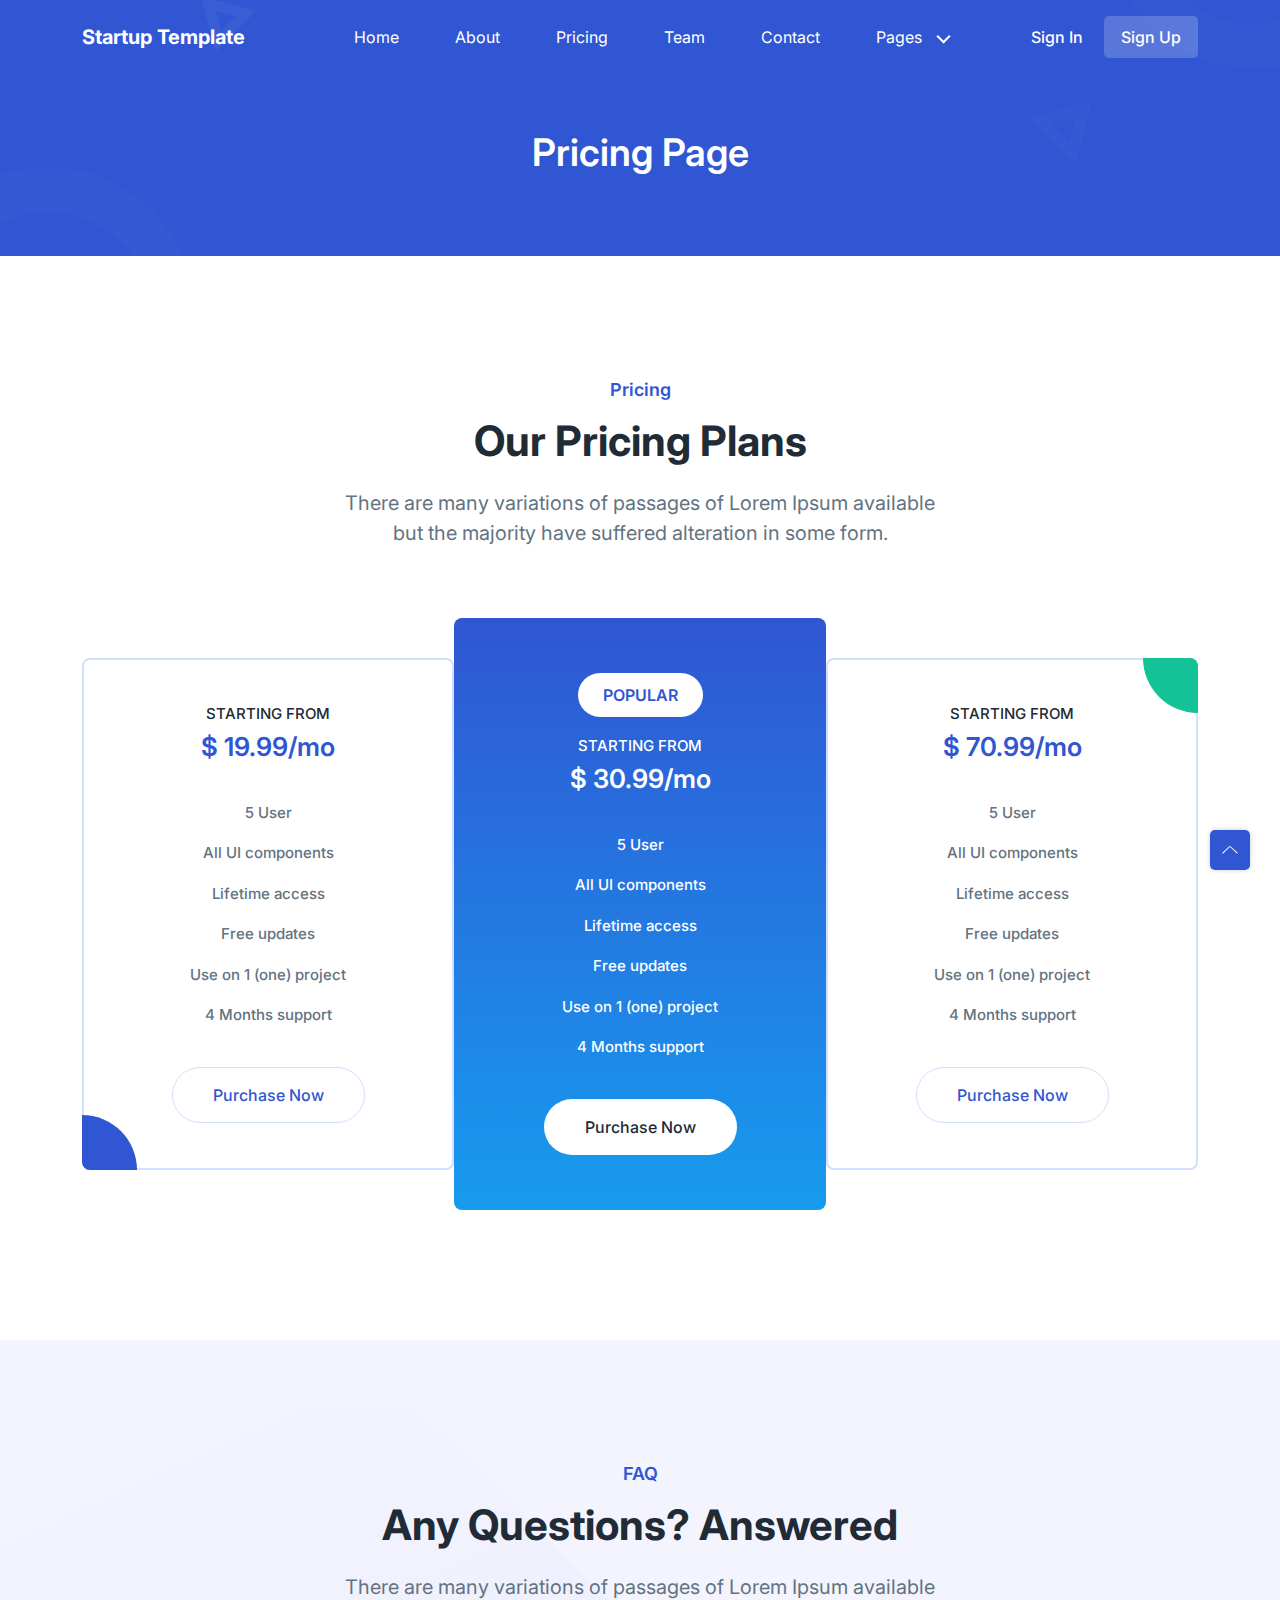
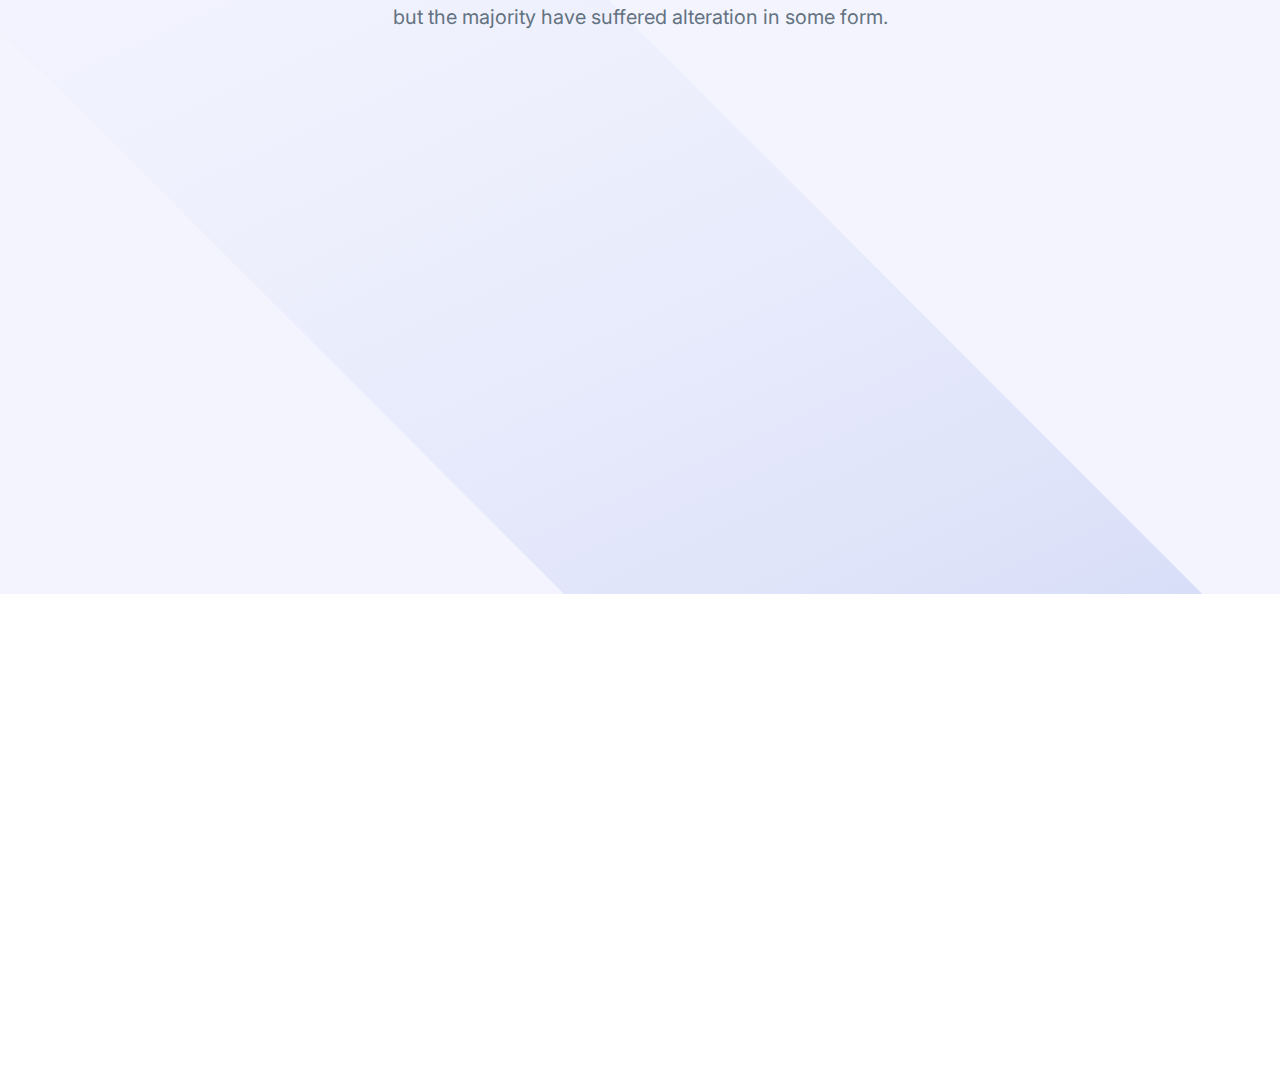
<file: pricing.html>
<!DOCTYPE html>
<html lang="en">
  <head>
    <meta charset="UTF-8" />
    <meta http-equiv="X-UA-Compatible" content="IE=edge" />
    <meta name="viewport" content="width=device-width, initial-scale=1.0" />
    <title>Play | Open source Project by UIdeck</title>

    <!--====== Favicon Icon ======-->
    <link
      rel="shortcut icon"
      href="assets/images/favicon.svg"
      type="image/svg"
    />

    <!-- ===== All CSS files ===== -->
    <link rel="stylesheet" href="assets/css/bootstrap.min.css" />
    <link rel="stylesheet" href="assets/css/animate.css" />
    <link rel="stylesheet" href="assets/css/lineicons.css" />
    <link rel="stylesheet" href="assets/css/ud-styles.css" />
  </head>
  <body>
    <!-- ====== Header Start ====== -->
    <header class="ud-header">
      <div class="container">
        <div class="row">
          <div class="col-lg-12">
            <nav class="navbar navbar-expand-lg">
              <a class="navbar-brand" href="index.html">
                <span class="fw-bold text-white startup-logo">Startup Template</span>
              </a>
              <button class="navbar-toggler">
                <span class="toggler-icon"> </span>
                <span class="toggler-icon"> </span>
                <span class="toggler-icon"> </span>
              </button>

              <div class="navbar-collapse">
                <ul id="nav" class="navbar-nav mx-auto">
                  <li class="nav-item">
                    <a class="ud-menu-scroll" href="#home">Home</a>
                  </li>

                  <li class="nav-item">
                    <a class="ud-menu-scroll" href="#about">About</a>
                  </li>
                  <li class="nav-item">
                    <a class="ud-menu-scroll" href="#pricing">Pricing</a>
                  </li>
                  <li class="nav-item">
                    <a class="ud-menu-scroll" href="#team">Team</a>
                  </li>
                  <li class="nav-item">
                    <a class="ud-menu-scroll" href="#contact">Contact</a>
                  </li>

                  <li class="nav-item nav-item-has-children">
                    <a href="javascript:void(0)"> Pages </a>
                    <ul class="ud-submenu">
                      <li class="ud-submenu-item">
                        <a href="about.html" class="ud-submenu-link">
                          About Page
                        </a>
                      </li>
                      <li class="ud-submenu-item">
                        <a href="pricing.html" class="ud-submenu-link">
                          Pricing Page
                        </a>
                      </li>
                      <li class="ud-submenu-item">
                        <a href="contact.html" class="ud-submenu-link">
                          Contact Page
                        </a>
                      </li>
                      <li class="ud-submenu-item">
                        <a href="blog.html" class="ud-submenu-link">
                          Blog Grid Page
                        </a>
                      </li>
                      <li class="ud-submenu-item">
                        <a href="blog-details.html" class="ud-submenu-link">
                          Blog Details Page
                        </a>
                      </li>
                      <li class="ud-submenu-item">
                        <a href="login.html" class="ud-submenu-link">
                          Sign In Page
                        </a>
                      </li>
                      <li class="ud-submenu-item">
                        <a href="404.html" class="ud-submenu-link">404 Page</a>
                      </li>
                    </ul>
                  </li>
                </ul>
              </div>

              <div class="navbar-btn d-none d-sm-inline-block">
                <a href="login.html" class="ud-main-btn ud-login-btn">
                  Sign In
                </a>
                <a class="ud-main-btn ud-white-btn" href="javascript:void(0)">
                  Sign Up
                </a>
              </div>
            </nav>
          </div>
        </div>
      </div>
    </header>
    <!-- ====== Header End ====== -->

    <!-- ====== Banner Start ====== -->
    <section class="ud-page-banner">
      <div class="container">
        <div class="row">
          <div class="col-lg-12">
            <div class="ud-banner-content">
              <h1>Pricing Page</h1>
            </div>
          </div>
        </div>
      </div>
    </section>
    <!-- ====== Banner End ====== -->

    <!-- ====== Pricing Start ====== -->
    <section id="pricing" class="ud-pricing">
      <div class="container">
        <div class="row">
          <div class="col-lg-12">
            <div class="ud-section-title mx-auto text-center">
              <span>Pricing</span>
              <h2>Our Pricing Plans</h2>
              <p>
                There are many variations of passages of Lorem Ipsum available
                but the majority have suffered alteration in some form.
              </p>
            </div>
          </div>
        </div>

        <div class="row g-0 align-items-center justify-content-center">
          <div class="col-lg-4 col-md-6 col-sm-10">
            <div
              class="ud-single-pricing first-item wow fadeInUp"
              data-wow-delay=".15s"
            >
              <div class="ud-pricing-header">
                <h3>STARTING FROM</h3>
                <h4>$ 19.99/mo</h4>
              </div>
              <div class="ud-pricing-body">
                <ul>
                  <li>5 User</li>
                  <li>All UI components</li>
                  <li>Lifetime access</li>
                  <li>Free updates</li>
                  <li>Use on 1 (one) project</li>
                  <li>4 Months support</li>
                </ul>
              </div>
              <div class="ud-pricing-footer">
                <a href="javascript:void(0)" class="ud-main-btn ud-border-btn">
                  Purchase Now
                </a>
              </div>
            </div>
          </div>
          <div class="col-lg-4 col-md-6 col-sm-10">
            <div
              class="ud-single-pricing active wow fadeInUp"
              data-wow-delay=".1s"
            >
              <span class="ud-popular-tag">POPULAR</span>
              <div class="ud-pricing-header">
                <h3>STARTING FROM</h3>
                <h4>$ 30.99/mo</h4>
              </div>
              <div class="ud-pricing-body">
                <ul>
                  <li>5 User</li>
                  <li>All UI components</li>
                  <li>Lifetime access</li>
                  <li>Free updates</li>
                  <li>Use on 1 (one) project</li>
                  <li>4 Months support</li>
                </ul>
              </div>
              <div class="ud-pricing-footer">
                <a href="javascript:void(0)" class="ud-main-btn ud-white-btn">
                  Purchase Now
                </a>
              </div>
            </div>
          </div>
          <div class="col-lg-4 col-md-6 col-sm-10">
            <div
              class="ud-single-pricing last-item wow fadeInUp"
              data-wow-delay=".15s"
            >
              <div class="ud-pricing-header">
                <h3>STARTING FROM</h3>
                <h4>$ 70.99/mo</h4>
              </div>
              <div class="ud-pricing-body">
                <ul>
                  <li>5 User</li>
                  <li>All UI components</li>
                  <li>Lifetime access</li>
                  <li>Free updates</li>
                  <li>Use on 1 (one) project</li>
                  <li>4 Months support</li>
                </ul>
              </div>
              <div class="ud-pricing-footer">
                <a href="javascript:void(0)" class="ud-main-btn ud-border-btn">
                  Purchase Now
                </a>
              </div>
            </div>
          </div>
        </div>
      </div>
    </section>
    <!-- ====== Pricing End ====== -->

    <!-- ====== FAQ Start ====== -->
    <section id="faq" class="ud-faq">
      <div class="shape">
        <img src="assets/images/faq/shape.svg" alt="shape" />
      </div>
      <div class="container">
        <div class="row">
          <div class="col-lg-12">
            <div class="ud-section-title text-center mx-auto">
              <span>FAQ</span>
              <h2>Any Questions? Answered</h2>
              <p>
                There are many variations of passages of Lorem Ipsum available
                but the majority have suffered alteration in some form.
              </p>
            </div>
          </div>
        </div>

        <div class="row">
          <div class="col-lg-6">
            <div class="ud-single-faq wow fadeInUp" data-wow-delay=".1s">
              <div class="accordion">
                <button
                  class="ud-faq-btn collapsed"
                  data-bs-toggle="collapse"
                  data-bs-target="#collapseOne"
                >
                  <span class="icon flex-shrink-0">
                    <i class="lni lni-chevron-down"></i>
                  </span>
                  <span>How to use UIdeck?</span>
                </button>
                <div id="collapseOne" class="accordion-collapse collapse">
                  <div class="ud-faq-body">
                    Lorem Ipsum is simply dummy text of the printing and
                    typesetting industry. Lorem Ipsum has been the industry's
                    standard dummy text ever since the 1500s, when an unknown
                    printer took a galley of type and scrambled it to make a
                    type specimen book.
                  </div>
                </div>
              </div>
            </div>
            <div class="ud-single-faq wow fadeInUp" data-wow-delay=".15s">
              <div class="accordion">
                <button
                  class="ud-faq-btn collapsed"
                  data-bs-toggle="collapse"
                  data-bs-target="#collapseTwo"
                >
                  <span class="icon flex-shrink-0">
                    <i class="lni lni-chevron-down"></i>
                  </span>
                  <span>How to download icons from Lineicons?</span>
                </button>
                <div id="collapseTwo" class="accordion-collapse collapse">
                  <div class="ud-faq-body">
                    Lorem Ipsum is simply dummy text of the printing and
                    typesetting industry. Lorem Ipsum has been the industry's
                    standard dummy text ever since the 1500s, when an unknown
                    printer took a galley of type and scrambled it to make a
                    type specimen book.
                  </div>
                </div>
              </div>
            </div>
            <div class="ud-single-faq wow fadeInUp" data-wow-delay=".2s">
              <div class="accordion">
                <button
                  class="ud-faq-btn collapsed"
                  data-bs-toggle="collapse"
                  data-bs-target="#collapseThree"
                >
                  <span class="icon flex-shrink-0">
                    <i class="lni lni-chevron-down"></i>
                  </span>
                  <span>Is GrayGrids part of UIdeck?</span>
                </button>
                <div id="collapseThree" class="accordion-collapse collapse">
                  <div class="ud-faq-body">
                    Lorem Ipsum is simply dummy text of the printing and
                    typesetting industry. Lorem Ipsum has been the industry's
                    standard dummy text ever since the 1500s, when an unknown
                    printer took a galley of type and scrambled it to make a
                    type specimen book.
                  </div>
                </div>
              </div>
            </div>
          </div>
          <div class="col-lg-6">
            <div class="ud-single-faq wow fadeInUp" data-wow-delay=".1s">
              <div class="accordion">
                <button
                  class="ud-faq-btn collapsed"
                  data-bs-toggle="collapse"
                  data-bs-target="#collapseFour"
                >
                  <span class="icon flex-shrink-0">
                    <i class="lni lni-chevron-down"></i>
                  </span>
                  <span>Can I use this template for commercial project?</span>
                </button>
                <div id="collapseFour" class="accordion-collapse collapse">
                  <div class="ud-faq-body">
                    Lorem Ipsum is simply dummy text of the printing and
                    typesetting industry. Lorem Ipsum has been the industry's
                    standard dummy text ever since the 1500s, when an unknown
                    printer took a galley of type and scrambled it to make a
                    type specimen book.
                  </div>
                </div>
              </div>
            </div>
            <div class="ud-single-faq wow fadeInUp" data-wow-delay=".15s">
              <div class="accordion">
                <button
                  class="ud-faq-btn collapsed"
                  data-bs-toggle="collapse"
                  data-bs-target="#collapseFive"
                >
                  <span class="icon flex-shrink-0">
                    <i class="lni lni-chevron-down"></i>
                  </span>
                  <span>Do you have plan releasing Play Pro?</span>
                </button>
                <div id="collapseFive" class="accordion-collapse collapse">
                  <div class="ud-faq-body">
                    Lorem Ipsum is simply dummy text of the printing and
                    typesetting industry. Lorem Ipsum has been the industry's
                    standard dummy text ever since the 1500s, when an unknown
                    printer took a galley of type and scrambled it to make a
                    type specimen book.
                  </div>
                </div>
              </div>
            </div>
            <div class="ud-single-faq wow fadeInUp" data-wow-delay=".2s">
              <div class="accordion">
                <button
                  class="ud-faq-btn collapsed"
                  data-bs-toggle="collapse"
                  data-bs-target="#collapseSix"
                >
                  <span class="icon flex-shrink-0">
                    <i class="lni lni-chevron-down"></i>
                  </span>
                  <span>Where and how to host this template?</span>
                </button>
                <div id="collapseSix" class="accordion-collapse collapse">
                  <div class="ud-faq-body">
                    Lorem Ipsum is simply dummy text of the printing and
                    typesetting industry. Lorem Ipsum has been the industry's
                    standard dummy text ever since the 1500s, when an unknown
                    printer took a galley of type and scrambled it to make a
                    type specimen book.
                  </div>
                </div>
              </div>
            </div>
          </div>
        </div>
      </div>
    </section>
    <!-- ====== FAQ End ====== -->

    <!-- ====== Footer Start ====== -->
    <footer class="ud-footer wow fadeInUp" data-wow-delay=".15s">
      <div class="shape shape-1">
        <img src="assets/images/footer/shape-1.svg" alt="shape" />
      </div>
      <div class="shape shape-2">
        <img src="assets/images/footer/shape-2.svg" alt="shape" />
      </div>
      <div class="shape shape-3">
        <img src="assets/images/footer/shape-3.svg" alt="shape" />
      </div>
      <div class="ud-footer-widgets">
        <div class="container">
          <div class="row">
            <div class="col-xl-3 col-lg-4 col-md-6">
              <div class="ud-widget">
                <a href="index.html" class="ud-footer-logo">
                  <span class="fw-bold text-white startup-logo">Startup Template</span>
                </a>
                <p class="ud-widget-desc">
                  We create digital experiences for brands and companies by
                  using technology.
                </p>
                <ul class="ud-widget-socials">
                  <li>
                    <a href="https://twitter.com/MusharofChy">
                      <i class="lni lni-facebook-filled"></i>
                    </a>
                  </li>
                  <li>
                    <a href="https://twitter.com/MusharofChy">
                      <i class="lni lni-twitter-filled"></i>
                    </a>
                  </li>
                  <li>
                    <a href="https://twitter.com/MusharofChy">
                      <i class="lni lni-instagram-filled"></i>
                    </a>
                  </li>
                  <li>
                    <a href="https://twitter.com/MusharofChy">
                      <i class="lni lni-linkedin-original"></i>
                    </a>
                  </li>
                </ul>
              </div>
            </div>

            <div class="col-xl-2 col-lg-2 col-md-6 col-sm-6">
              <div class="ud-widget">
                <h5 class="ud-widget-title">About Us</h5>
                <ul class="ud-widget-links">
                  <li>
                    <a href="javascript:void(0)">Home</a>
                  </li>
                  <li>
                    <a href="javascript:void(0)">Features</a>
                  </li>
                  <li>
                    <a href="javascript:void(0)">About</a>
                  </li>
                  <li>
                    <a href="javascript:void(0)">Testimonial</a>
                  </li>
                </ul>
              </div>
            </div>
            <div class="col-xl-2 col-lg-3 col-md-6 col-sm-6">
              <div class="ud-widget">
                <h5 class="ud-widget-title">Features</h5>
                <ul class="ud-widget-links">
                  <li>
                    <a href="javascript:void(0)">How it works</a>
                  </li>
                  <li>
                    <a href="javascript:void(0)">Privacy policy</a>
                  </li>
                  <li>
                    <a href="javascript:void(0)">Terms of service</a>
                  </li>
                  <li>
                    <a href="javascript:void(0)">Refund policy</a>
                  </li>
                </ul>
              </div>
            </div>
            <div class="col-xl-2 col-lg-3 col-md-6 col-sm-6">
              <div class="ud-widget">
                <h5 class="ud-widget-title">Our Products</h5>
                <ul class="ud-widget-links">
                  <li>
                    <a
                      href="https://lineicons.com/"
                      rel="nofollow noopner"
                      target="_blank"
                      >Lineicons
                    </a>
                  </li>
                  <li>
                    <a
                      href="https://ecommercehtml.com/"
                      rel="nofollow noopner"
                      target="_blank"
                      >Ecommerce HTML</a
                    >
                  </li>
                  <li>
                    <a
                      href="https://ayroui.com/"
                      rel="nofollow noopner"
                      target="_blank"
                      >Ayro UI</a
                    >
                  </li>
                  <li>
                    <a
                      href="https://graygrids.com/"
                      rel="nofollow noopner"
                      target="_blank"
                      >Plain Admin</a
                    >
                  </li>
                </ul>
              </div>
            </div>
            <div class="col-xl-3 col-lg-6 col-md-8 col-sm-10">
              <div class="ud-widget">
                <h5 class="ud-widget-title">Partners</h5>
                <ul class="ud-widget-brands">
                  <li>
                    <a
                      href="https://ayroui.com/"
                      rel="nofollow noopner"
                      target="_blank"
                    >
                      <img
                        src="assets/images/footer/brands/ayroui.svg"
                        alt="ayroui"
                      />
                    </a>
                  </li>
                  <li>
                    <a
                      href="https://ecommercehtml.com/"
                      rel="nofollow noopner"
                      target="_blank"
                    >
                      <img
                        src="assets/images/footer/brands/ecommerce-html.svg"
                        alt="ecommerce-html"
                      />
                    </a>
                  </li>
                  <li>
                    <a
                      href="https://graygrids.com/"
                      rel="nofollow noopner"
                      target="_blank"
                    >
                      <img
                        src="assets/images/footer/brands/graygrids.svg"
                        alt="graygrids"
                      />
                    </a>
                  </li>
                  <li>
                    <a
                      href="https://lineicons.com/"
                      rel="nofollow noopner"
                      target="_blank"
                    >
                      <img
                        src="assets/images/footer/brands/lineicons.svg"
                        alt="lineicons"
                      />
                    </a>
                  </li>
                  <li>
                    <a
                      href="https://uideck.com/"
                      rel="nofollow noopner"
                      target="_blank"
                    >
                      <img
                        src="assets/images/footer/brands/uideck.svg"
                        alt="uideck"
                      />
                    </a>
                  </li>
                  <li>
                    <a
                      href="https://tailwindtemplates.co/"
                      rel="nofollow noopner"
                      target="_blank"
                    >
                      <img
                        src="assets/images/footer/brands/tailwindtemplates.svg"
                        alt="tailwindtemplates"
                      />
                    </a>
                  </li>
                </ul>
              </div>
            </div>
          </div>
        </div>
      </div>
      <div class="ud-footer-bottom">
        <div class="container">
          <div class="row">
            <div class="col-md-8">
              <ul class="ud-footer-bottom-left">
                <li>
                  <a href="javascript:void(0)">Privacy policy</a>
                </li>
                <li>
                  <a href="javascript:void(0)">Support policy</a>
                </li>
                <li>
                  <a href="javascript:void(0)">Terms of service</a>
                </li>
              </ul>
            </div>
            <div class="col-md-4">
              <p class="ud-footer-bottom-right">
                Designed and Developed by
                <a href="https://hau.xyz" rel="nofollow">haudev</a>
              </p>
            </div>
          </div>
        </div>
      </div>
    </footer>
    <!-- ====== Footer End ====== -->

    <!-- ====== Back To Top Start ====== -->
    <a href="javascript:void(0)" class="back-to-top">
      <i class="lni lni-chevron-up"> </i>
    </a>
    <!-- ====== Back To Top End ====== -->

    <!-- ====== All Javascript Files ====== -->
    <script src="assets/js/bootstrap.bundle.min.js"></script>
    <script src="assets/js/wow.min.js"></script>
    <script src="assets/js/main.js"></script>
  </body>
</html>
</file>
<file: assets/css/ud-styles.css>
/*===========================
  COMMON css 
===========================*/
@import url("https://fonts.googleapis.com/css2?family=Inter:wght@200;300;400;500;600;700;800;900&display=swap");
:root {
  --font: "Inter", sans-serif;
  --body-color: #637381;
  --heading-color: #212b36;
  --primary-color: #3056d3;
  --white: #ffffff;
}

body {
  font-family: var(--font);
  font-weight: normal;
  font-style: normal;
  color: var(--body-color);
  overflow-x: hidden;
}

* {
  margin: 0;
  padding: 0;
  -webkit-box-sizing: border-box;
  box-sizing: border-box;
}

img {
  max-width: 100%;
}

a,
button,
input,
textarea {
  -webkit-transition: all 0.3s ease-out 0s;
  transition: all 0.3s ease-out 0s;
}

a,
a:focus,
input:focus,
textarea:focus,
button:focus,
.navbar-toggler:focus {
  text-decoration: none;
  outline: none;
  -webkit-box-shadow: none;
          box-shadow: none;
}

a:focus,
a:hover {
  text-decoration: none;
}

i,
span,
a {
  display: inline-block;
}

audio,
canvas,
iframe,
img,
svg,
video {
  vertical-align: middle;
}

h1,
h2,
h3,
h4,
h5,
h6 {
  font-weight: 700;
  color: var(--heading-color);
  margin: 0px;
}

h1 {
  font-size: 48px;
}

h2 {
  font-size: 36px;
}

h3 {
  font-size: 28px;
}

h4 {
  font-size: 22px;
}

h5 {
  font-size: 18px;
}

h6 {
  font-size: 16px;
}

ul,
ol {
  margin: 0px;
  padding: 0px;
  list-style-type: none;
}

p {
  font-size: 16px;
  font-weight: 400;
  line-height: 26px;
  color: var(--body-color);
  margin: 0px;
}

.bg_cover {
  background-position: center center;
  background-size: cover;
  background-repeat: no-repeat;
  width: 100%;
  height: 100%;
}

/*===== All Button Style =====*/
.ud-main-btn {
  display: inline-block;
  text-align: center;
  white-space: nowrap;
  vertical-align: middle;
  font-weight: 500;
  font-size: 16px;
  border-radius: 5px;
  padding: 15px 25px;
  border: 1px solid transparent;
  color: var(--white);
  cursor: pointer;
  z-index: 5;
  -webkit-transition: all 0.4s ease-out 0s;
  transition: all 0.4s ease-out 0s;
  background: var(--primary-color);
}

.ud-main-btn:hover {
  color: var(--white);
  background: var(--heading-color);
}

@media (max-width: 767px) {
  .container {
    padding-left: 40px;
    padding-right: 40px;
  }
}

@media only screen and (min-width: 576px) and (max-width: 767px) {
  .container {
    padding-left: 20px;
    padding-right: 20px;
  }
}

.back-to-top {
  width: 40px;
  height: 40px;
  line-height: 40px;
  background: var(--primary-color);
  -webkit-box-shadow: 0px 0px 5px rgba(0, 0, 0, 0.2);
          box-shadow: 0px 0px 5px rgba(0, 0, 0, 0.2);
  text-align: center;
  -webkit-box-pack: center;
      -ms-flex-pack: center;
          justify-content: center;
  -webkit-box-align: center;
      -ms-flex-align: center;
          align-items: center;
  border-radius: 5px;
  position: fixed;
  right: 30px;
  bottom: 30px;
  z-index: 99;
  color: var(--white);
}

.back-to-top:hover {
  color: var(--white);
  background: var(--heading-color);
}

/* ===== Header CSS ===== */
.ud-header {
  position: absolute;
  top: 0;
  left: 0;
  width: 100%;
  z-index: 99;
  -webkit-transition: all 0.3s ease-out 0s;
  transition: all 0.3s ease-out 0s;
}

.sticky {
  position: fixed;
  z-index: 99;
  background-color: rgba(255, 255, 255, 0.8);
  -webkit-backdrop-filter: blur(5px);
          backdrop-filter: blur(5px);
  -webkit-box-shadow: inset 0 -1px 0 0 rgba(0, 0, 0, 0.1);
  box-shadow: inset 0 -1px 0 0 rgba(0, 0, 0, 0.1);
  -webkit-transition: all 0.3s ease-out 0s;
  transition: all 0.3s ease-out 0s;
}

.sticky .navbar {
  padding: 0;
}
.navbar .startup-logo{
  color: var(--white);
}
.sticky .navbar .startup-logo{
  color: var(--primary-color) !important;
}
.navbar {
  padding: 0px 0;
  border-radius: 5px;
  position: relative;
  -webkit-transition: all 0.3s ease-out 0s;
  transition: all 0.3s ease-out 0s;
}

.navbar-brand {
  padding: 0;
}

@media only screen and (min-width: 768px) and (max-width: 991px), (max-width: 767px) {
  .navbar-brand {
    padding: 5px 0px;
  }
}

.navbar-brand img {
  max-width: 160px;
}

.navbar-toggler {
  padding: 0;
}

.navbar-toggler .toggler-icon {
  width: 30px;
  height: 2px;
  background-color: var(--white);
  display: block;
  margin: 5px 0;
  position: relative;
  -webkit-transition: all 0.3s ease-out 0s;
  transition: all 0.3s ease-out 0s;
}

.navbar-toggler.active .toggler-icon:nth-of-type(1) {
  -webkit-transform: rotate(45deg);
  transform: rotate(45deg);
  top: 7px;
}

.navbar-toggler.active .toggler-icon:nth-of-type(2) {
  opacity: 0;
}

.navbar-toggler.active .toggler-icon:nth-of-type(3) {
  -webkit-transform: rotate(135deg);
  transform: rotate(135deg);
  top: -7px;
}

@media only screen and (min-width: 768px) and (max-width: 991px), (max-width: 767px) {
  .navbar-collapse {
    position: absolute;
    top: 100%;
    right: 0;
    max-width: 300px;
    width: 100%;
    background-color: var(--white);
    z-index: 9;
    -webkit-box-shadow: 0px 15px 20px 0px rgba(0, 0, 0, 0.1);
    box-shadow: 0px 15px 20px 0px rgba(0, 0, 0, 0.1);
    padding: 0px;
    display: none;
    border-radius: 5px;
  }
  .navbar-collapse.show {
    display: block;
  }
}

@media only screen and (min-width: 768px) and (max-width: 991px), (max-width: 767px) {
  .navbar-nav {
    padding: 20px 30px;
  }
}

.navbar-nav .nav-item {
  position: relative;
  padding: 0px 20px;
}

@media only screen and (min-width: 992px) and (max-width: 1199px) {
  .navbar-nav .nav-item {
    padding: 0px 12px;
  }
}

@media only screen and (min-width: 768px) and (max-width: 991px), (max-width: 767px) {
  .navbar-nav .nav-item {
    padding: 0px;
  }
}

.navbar-nav .nav-item > a {
  font-size: 16px;
  font-weight: 400;
  color: var(--white);
  -webkit-transition: all 0.3s ease-out 0s;
  transition: all 0.3s ease-out 0s;
  padding: 25px 8px;
  position: relative;
}

@media only screen and (min-width: 768px) and (max-width: 991px), (max-width: 767px) {
  .navbar-nav .nav-item > a {
    display: block;
    padding: 8px 0;
    color: var(--heading-color);
  }
}

.navbar-nav .nav-item > a:hover, .navbar-nav .nav-item > a.active {
  color: var(--white);
  opacity: 0.5;
}

@media only screen and (min-width: 768px) and (max-width: 991px), (max-width: 767px) {
  .navbar-nav .nav-item > a:hover, .navbar-nav .nav-item > a.active {
    color: var(--primary-color);
    opacity: 1;
  }
}

.navbar-nav .nav-item .ud-submenu {
  position: absolute;
  width: 250px;
  background: var(--white);
  top: 110%;
  padding: 20px 30px;
  -webkit-box-shadow: 0 15px 44px rgba(140, 140, 140, 0.18);
          box-shadow: 0 15px 44px rgba(140, 140, 140, 0.18);
  border-radius: 5px;
  opacity: 0;
  visibility: hidden;
  -webkit-transition: all 0.3s ease-out 0s;
  transition: all 0.3s ease-out 0s;
}

@media only screen and (min-width: 768px) and (max-width: 991px), (max-width: 767px) {
  .navbar-nav .nav-item .ud-submenu {
    position: static;
    -webkit-box-shadow: none;
            box-shadow: none;
    width: 100%;
    padding: 0px;
    opacity: 1;
    visibility: visible;
    display: none;
  }
}

.navbar-nav .nav-item .ud-submenu.show {
  display: block;
}

.navbar-nav .nav-item .ud-submenu .ud-submenu-link {
  padding: 7px 0;
  color: var(--heading-color);
  font-size: 14px;
}

.navbar-nav .nav-item .ud-submenu .ud-submenu-link:hover {
  color: var(--primary-color);
}

.navbar-nav .nav-item:hover > a {
  color: var(--white);
  opacity: 0.5;
}

@media only screen and (min-width: 768px) and (max-width: 991px), (max-width: 767px) {
  .navbar-nav .nav-item:hover > a {
    color: var(--primary-color);
    opacity: 1;
  }
}

.navbar-nav .nav-item:hover > .ud-submenu {
  opacity: 1;
  visibility: visible;
  top: 100%;
}

.navbar-nav .nav-item.nav-item-has-children > a {
  position: relative;
}

.navbar-nav .nav-item.nav-item-has-children > a::after {
  content: "";
  -webkit-box-sizing: border-box;
          box-sizing: border-box;
  position: absolute;
  width: 10px;
  height: 10px;
  border-bottom: 2px solid;
  border-right: 2px solid;
  -webkit-transform: rotate(45deg) translateY(-50%);
          transform: rotate(45deg) translateY(-50%);
  right: -15px;
  top: 50%;
  margin-top: -2px;
}

@media only screen and (min-width: 768px) and (max-width: 991px), (max-width: 767px) {
  .navbar-nav .nav-item.nav-item-has-children > a::after {
    right: 5px;
  }
}

@media only screen and (min-width: 768px) and (max-width: 991px), (max-width: 767px) {
  .navbar-btn {
    position: absolute;
    top: 50%;
    right: 50px;
    -webkit-transform: translateY(-50%);
    transform: translateY(-50%);
  }
}

.navbar-btn .ud-main-btn {
  padding: 8px 16px;
  background: transparent;
}

.navbar-btn .ud-login-btn:hover {
  opacity: 0.5;
}

.navbar-btn .ud-white-btn {
  background: rgba(255, 255, 255, 0.2);
}

.navbar-btn .ud-white-btn:hover {
  background: white;
  color: var(--heading-color);
}

.sticky .navbar-toggler .toggler-icon {
  background-color: var(--heading-color);
}

.sticky .navbar-nav .nav-item:hover > a {
  color: var(--primary-color);
  opacity: 1;
}

.sticky .navbar-nav .nav-item a {
  color: var(--heading-color);
}

.sticky .navbar-nav .nav-item a.active, .sticky .navbar-nav .nav-item a:hover {
  color: var(--primary-color);
  opacity: 1;
}

.sticky .navbar-btn .ud-main-btn.ud-login-btn {
  color: var(--heading-color);
}

.sticky .navbar-btn .ud-main-btn.ud-login-btn:hover {
  color: var(--primary-color);
  opacity: 1;
}

.sticky .navbar-btn .ud-white-btn {
  background: var(--primary-color);
  color: var(--white);
}

.sticky .navbar-btn .ud-white-btn:hover {
  background: var(--heading-color);
}

/* ===== Hero CSS ===== */
.ud-hero {
  background: var(--primary-color);
  padding-top: 180px;
}

@media only screen and (min-width: 768px) and (max-width: 991px) {
  .ud-hero {
    padding-top: 160px;
  }
}

@media (max-width: 767px) {
  .ud-hero {
    padding-top: 130px;
  }
}

.ud-hero-content {
  max-width: 780px;
  margin: auto;
  margin-bottom: 30px;
}

.ud-hero-content .ud-hero-title {
  color: var(--white);
  font-weight: 700;
  font-size: 45px;
  line-height: 60px;
  text-align: center;
  margin-bottom: 30px;
}

@media only screen and (min-width: 768px) and (max-width: 991px) {
  .ud-hero-content .ud-hero-title {
    font-size: 38px;
    line-height: 50px;
  }
}

@media (max-width: 767px) {
  .ud-hero-content .ud-hero-title {
    font-size: 26px;
    line-height: 38px;
  }
}

.ud-hero-content .ud-hero-desc {
  font-weight: normal;
  font-size: 20px;
  line-height: 35px;
  text-align: center;
  color: var(--white);
  opacity: 0.8;
  max-width: 600px;
  margin: auto;
  margin-bottom: 30px;
}

@media (max-width: 767px) {
  .ud-hero-content .ud-hero-desc {
    font-size: 16px;
    line-height: 30px;
  }
}

.ud-hero-buttons {
  display: -webkit-box;
  display: -ms-flexbox;
  display: flex;
  -webkit-box-align: center;
      -ms-flex-align: center;
          align-items: center;
  -webkit-box-pack: center;
      -ms-flex-pack: center;
          justify-content: center;
}

.ud-hero-buttons .ud-main-btn {
  margin: 8px;
}

@media (max-width: 767px) {
  .ud-hero-buttons .ud-main-btn {
    margin: 5px;
  }
}

@media (max-width: 767px) {
  .ud-hero-buttons .ud-main-btn {
    padding: 12px 16px;
  }
}

.ud-hero-buttons .ud-white-btn {
  background: var(--white);
  color: var(--heading-color);
}

.ud-hero-buttons .ud-white-btn:hover {
  -webkit-box-shadow: 0px 0px 25px rgba(0, 0, 0, 0.2);
          box-shadow: 0px 0px 25px rgba(0, 0, 0, 0.2);
  background: #fefefe;
  color: var(--primary-color);
}

.ud-hero-buttons .ud-link-btn:hover {
  color: var(--white);
  background: transparent;
  opacity: 0.5;
}

.ud-hero-brands-wrapper {
  text-align: center;
  margin-bottom: 40px;
}

.ud-hero-brands-wrapper img {
  -webkit-transition: all 0.3s;
  transition: all 0.3s;
  opacity: 0.5;
  max-width: 250px;
}

.ud-hero-brands-wrapper img:hover {
  opacity: 1;
}

.ud-hero-image {
  max-width: 845px;
  margin: auto;
  text-align: center;
  position: relative;
  z-index: 1;
}

.ud-hero-image img {
  max-width: 100%;
  text-align: center;
}

.ud-hero-image .shape {
  position: absolute;
  z-index: -1;
}

.ud-hero-image .shape.shape-1 {
  bottom: 0;
  left: -30px;
}

.ud-hero-image .shape.shape-2 {
  top: -20px;
  right: -20px;
}

/* ===== Features CSS ===== */
.ud-features {
  padding-top: 120px;
  padding-bottom: 90px;
}

@media (max-width: 767px) {
  .ud-features {
    padding-top: 80px;
    padding-bottom: 40px;
  }
}

.ud-section-title {
  max-width: 620px;
  margin-bottom: 70px;
}

.ud-section-title span {
  font-weight: 600;
  font-size: 18px;
  color: var(--primary-color);
  margin-bottom: 10px;
}

.ud-section-title h2 {
  font-weight: 700;
  font-size: 42px;
  line-height: 55px;
  text-transform: capitalize;
  color: var(--heading-color);
  margin-bottom: 20px;
}

.ud-section-title p {
  font-size: 20px;
  line-height: 30px;
}

@media (max-width: 767px) {
  .ud-section-title p {
    font-size: 16px;
    line-height: 26px;
  }
}

.ud-single-feature {
  margin-bottom: 40px;
}

.ud-single-feature:hover .ud-feature-icon::before {
  -webkit-transform: rotate(45deg);
  transform: rotate(45deg);
}

.ud-single-feature .ud-feature-icon {
  width: 70px;
  height: 70px;
  display: -webkit-box;
  display: -ms-flexbox;
  display: flex;
  -webkit-box-align: center;
      -ms-flex-align: center;
          align-items: center;
  -webkit-box-pack: center;
      -ms-flex-pack: center;
          justify-content: center;
  border-radius: 14px;
  background: var(--primary-color);
  font-size: 32px;
  color: var(--white);
  position: relative;
  z-index: 1;
  text-align: center;
  margin-bottom: 40px;
}

.ud-single-feature .ud-feature-icon::before {
  content: "";
  position: absolute;
  width: 100%;
  height: 100%;
  top: 0;
  left: 0;
  border-radius: 14px;
  background: var(--primary-color);
  opacity: 0.2;
  z-index: -1;
  -webkit-transform: rotate(23deg);
  transform: rotate(23deg);
  -webkit-transition: all 0.3s ease-out 0s;
  transition: all 0.3s ease-out 0s;
}

.ud-single-feature .ud-feature-title {
  font-weight: 700;
  font-size: 20px;
  line-height: 28px;
  margin-bottom: 12px;
}

@media only screen and (min-width: 992px) and (max-width: 1199px) {
  .ud-single-feature .ud-feature-title {
    font-size: 18px;
    line-height: 26px;
  }
}

.ud-single-feature .ud-feature-desc {
  font-size: 16px;
  line-height: 24px;
  margin-bottom: 40px;
}

.ud-single-feature .ud-feature-link {
  font-weight: 500;
  color: var(--body-color);
}

.ud-single-feature .ud-feature-link:hover {
  color: var(--primary-color);
}

/* ===== About CSS ===== */
.ud-about {
  background: #f3f4fe;
  padding: 120px 0;
}

@media (max-width: 767px) {
  .ud-about {
    padding: 80px 0;
  }
}

.ud-about-wrapper {
  background: var(--white);
  border: 1px solid rgba(0, 0, 0, 0.08);
  display: -webkit-box;
  display: -ms-flexbox;
  display: flex;
  -webkit-box-pack: justify;
      -ms-flex-pack: justify;
          justify-content: space-between;
}

@media only screen and (min-width: 768px) and (max-width: 991px), (max-width: 767px) {
  .ud-about-wrapper {
    display: block;
  }
}

.ud-about-content-wrapper {
  padding: 70px;
}

@media (max-width: 767px) {
  .ud-about-content-wrapper {
    padding: 50px 30px;
  }
}

@media only screen and (min-width: 576px) and (max-width: 767px) {
  .ud-about-content-wrapper {
    padding: 50px;
  }
}

.ud-about-content {
  max-width: 500px;
}

.ud-about-content .tag {
  font-weight: 500;
  font-size: 14px;
  color: var(--white);
  background: var(--primary-color);
  padding: 5px 20px;
  display: inline-block;
  margin-bottom: 20px;
}

.ud-about-content h2 {
  font-weight: bold;
  font-size: 36px;
  line-height: 45px;
  margin-bottom: 30px;
}

@media (max-width: 767px) {
  .ud-about-content h2 {
    font-size: 26px;
    line-height: 38px;
  }
}

.ud-about-content p {
  font-size: 16px;
  line-height: 28px;
  margin-bottom: 40px;
}

.ud-about-content .ud-main-btn:hover {
  background: #2748b4;
  -webkit-box-shadow: 0px 0px 10px rgba(0, 0, 0, 0.3);
          box-shadow: 0px 0px 10px rgba(0, 0, 0, 0.3);
}

@media only screen and (min-width: 768px) and (max-width: 991px), (max-width: 767px) {
  .ud-about-image {
    text-align: center;
  }
}

/* ===== Pricing CSS ===== */
.ud-pricing {
  padding-top: 120px;
  padding-bottom: 90px;
}

@media (max-width: 767px) {
  .ud-pricing {
    padding-top: 80px;
    padding-bottom: 40px;
  }
}

.ud-single-pricing {
  margin-bottom: 40px;
  background: var(--white);
  border: 2px solid #d4deff;
  border-radius: 8px;
  text-align: center;
  padding: 45px 30px;
  position: relative;
}

.ud-single-pricing.active {
  background: -webkit-gradient(linear, left top, left bottom, from(#3056d3), to(#179bee));
  background: linear-gradient(180deg, #3056d3 0%, #179bee 100%);
  border: none;
  padding: 55px 30px;
}

.ud-single-pricing.active .ud-pricing-header h3,
.ud-single-pricing.active .ud-pricing-header h4 {
  color: var(--white);
}

.ud-single-pricing.active .ud-pricing-body li {
  color: var(--white);
}

.ud-single-pricing.first-item::after, .ud-single-pricing.last-item::after {
  content: "";
  position: absolute;
  width: 55px;
  height: 55px;
  z-index: 1;
}

.ud-single-pricing.first-item::after {
  background: var(--primary-color);
  left: -2px;
  bottom: -2px;
  border-radius: 0px 55px 0px 8px;
}

.ud-single-pricing.last-item::after {
  background: #13c296;
  top: -2px;
  right: -2px;
  border-radius: 0px 8px 0px 55px;
}

.ud-single-pricing .ud-popular-tag {
  display: inline-block;
  padding: 10px 25px;
  background: var(--white);
  border-radius: 30px;
  color: var(--primary-color);
  margin-bottom: 20px;
  font-weight: 600;
}

.ud-single-pricing .ud-pricing-header h3 {
  font-weight: 500;
  font-size: 15px;
  margin-bottom: 8px;
}

.ud-single-pricing .ud-pricing-header h4 {
  font-weight: 600;
  font-size: 26px;
  color: var(--primary-color);
  margin-bottom: 40px;
}

.ud-single-pricing .ud-pricing-body {
  margin-bottom: 40px;
}

.ud-single-pricing .ud-pricing-body li {
  font-weight: 500;
  font-size: 15px;
  margin-bottom: 18px;
}

.ud-single-pricing .ud-main-btn {
  border-radius: 30px;
  padding: 15px 40px;
}

.ud-single-pricing .ud-border-btn {
  border: 1px solid #d4deff;
  color: var(--primary-color);
  background: var(--white);
}

.ud-single-pricing .ud-border-btn:hover {
  color: var(--white);
  border-color: var(--primary-color);
  background: var(--primary-color);
}

.ud-single-pricing .ud-white-btn {
  background: var(--white);
  color: var(--heading-color);
}

.ud-single-pricing .ud-white-btn:hover {
  color: var(--white);
  background: var(--heading-color);
}

/* ===== FAQ CSS ===== */
.ud-faq {
  padding-top: 120px;
  padding-bottom: 90px;
  background: #f3f4fe;
  position: relative;
  z-index: 1;
}

@media (max-width: 767px) {
  .ud-faq {
    padding-top: 80px;
    padding-bottom: 50px;
  }
}

.ud-faq .shape {
  position: absolute;
  z-index: -1;
  left: 0;
  bottom: 0;
}

.ud-single-faq {
  background: var(--white);
  border: 1px solid #f3f4fe;
  -webkit-box-shadow: 0px 20px 95px rgba(201, 203, 204, 0.3);
          box-shadow: 0px 20px 95px rgba(201, 203, 204, 0.3);
  border-radius: 10px;
  margin-bottom: 30px;
}

.ud-single-faq .ud-faq-btn {
  text-align: left;
  display: -webkit-box;
  display: -ms-flexbox;
  display: flex;
  width: 100%;
  -webkit-box-align: center;
      -ms-flex-align: center;
          align-items: center;
  border: none;
  background: transparent;
  font-weight: 600;
  font-size: 18px;
  color: var(--heading-color);
  opacity: 0.88;
  padding: 30px;
}

@media only screen and (min-width: 992px) and (max-width: 1199px), (max-width: 767px) {
  .ud-single-faq .ud-faq-btn {
    padding: 15px;
  }
}

.ud-single-faq .ud-faq-btn.collapsed span.icon i {
  -webkit-transform: rotate(0deg);
  transform: rotate(0deg);
}

.ud-single-faq .ud-faq-btn span.icon {
  display: -webkit-box;
  display: -ms-flexbox;
  display: flex;
  -webkit-box-align: center;
      -ms-flex-align: center;
          align-items: center;
  -webkit-box-pack: center;
      -ms-flex-pack: center;
          justify-content: center;
  width: 42px;
  height: 42px;
  background: rgba(48, 86, 211, 0.06);
  border-radius: 10px;
  color: var(--primary-color);
  margin-right: 24px;
}

.ud-single-faq .ud-faq-btn span.icon i {
  -webkit-transform: rotate(180deg);
  transform: rotate(180deg);
  -webkit-transition: all 0.3s;
  transition: all 0.3s;
  font-size: 14px;
  font-weight: 700;
}

.ud-single-faq .ud-faq-body {
  padding: 0px 30px 40px 95px;
}

@media only screen and (min-width: 992px) and (max-width: 1199px), (max-width: 767px) {
  .ud-single-faq .ud-faq-body {
    padding: 0px 16px 20px 82px;
  }
}

/* ===== Testimonials CSS ===== */
.ud-testimonials {
  padding-top: 120px;
}

@media (max-width: 767px) {
  .ud-testimonials {
    padding-top: 80px;
  }
}

.ud-single-testimonial {
  padding: 30px;
  -webkit-box-shadow: 0px 60px 120px -20px #ebeffd;
          box-shadow: 0px 60px 120px -20px #ebeffd;
  background: var(--white);
  margin-bottom: 50px;
}

.ud-single-testimonial .ud-testimonial-ratings {
  margin-bottom: 10px;
}

.ud-single-testimonial .ud-testimonial-ratings i {
  color: #fbb040;
}

.ud-single-testimonial .ud-testimonial-content {
  margin-bottom: 25px;
}

.ud-single-testimonial .ud-testimonial-content p {
  font-size: 16px;
  line-height: 30px;
  color: #637381;
}

.ud-single-testimonial .ud-testimonial-info {
  display: -webkit-box;
  display: -ms-flexbox;
  display: flex;
  -webkit-box-align: center;
      -ms-flex-align: center;
          align-items: center;
}

.ud-single-testimonial .ud-testimonial-info .ud-testimonial-image {
  width: 50px;
  height: 50px;
  border-radius: 50%;
  overflow: hidden;
  margin-right: 20px;
}

.ud-single-testimonial .ud-testimonial-info .ud-testimonial-meta h4 {
  font-weight: 600;
  font-size: 14px;
}

.ud-single-testimonial .ud-testimonial-info .ud-testimonial-meta p {
  font-size: 12px;
  color: #969696;
}

.ud-brands .ud-title {
  margin-bottom: 30px;
}

.ud-brands .ud-title h6 {
  font-weight: normal;
  font-size: 12px;
  color: var(--body-color);
  display: inline-block;
  position: relative;
}

.ud-brands .ud-title h6::after {
  content: "";
  position: absolute;
  width: 30px;
  height: 1px;
  background: #afb2b5;
  right: -40px;
  top: 50%;
}

.ud-brands .ud-brands-logo {
  display: -webkit-box;
  display: -ms-flexbox;
  display: flex;
  -webkit-box-align: center;
      -ms-flex-align: center;
          align-items: center;
  -ms-flex-wrap: wrap;
      flex-wrap: wrap;
  margin-right: -40px;
}

.ud-brands .ud-brands-logo .ud-single-logo {
  margin-right: 40px;
  margin-bottom: 20px;
  max-width: 140px;
}

.ud-brands .ud-brands-logo .ud-single-logo:hover img {
  -webkit-filter: none;
          filter: none;
}

.ud-brands .ud-brands-logo .ud-single-logo img {
  -webkit-filter: grayscale(1);
          filter: grayscale(1);
  -webkit-transition: all 0.3s ease-out 0s;
  transition: all 0.3s ease-out 0s;
}

/* ===== Team CSS ===== */
.ud-team {
  padding-top: 120px;
  padding-bottom: 80px;
}

@media (max-width: 767px) {
  .ud-team {
    padding-top: 80px;
    padding-bottom: 40px;
  }
}

.ud-single-team {
  margin-bottom: 40px;
}

.ud-single-team .ud-team-image-wrapper {
  width: 170px;
  height: 170px;
  position: relative;
  margin: 0px auto 25px;
}

.ud-single-team .ud-team-image {
  border-radius: 50%;
}

.ud-single-team .ud-team-image img {
  width: 100%;
  border-radius: 50%;
}

.ud-single-team .shape {
  position: absolute;
  z-index: -1;
}

.ud-single-team .shape.shape-1 {
  top: 0;
  left: 0;
}

.ud-single-team .shape.shape-2 {
  bottom: 0;
  right: 0;
}

.ud-single-team .ud-team-info {
  text-align: center;
  margin-bottom: 20px;
}

.ud-single-team .ud-team-info h5 {
  font-weight: 500;
  font-size: 18px;
  text-transform: capitalize;
  margin-bottom: 10px;
}

.ud-single-team .ud-team-info h6 {
  font-weight: 500;
  font-size: 12px;
  color: var(--body-color);
}

.ud-single-team .ud-team-socials {
  display: -webkit-box;
  display: -ms-flexbox;
  display: flex;
  -webkit-box-align: center;
      -ms-flex-align: center;
          align-items: center;
  -webkit-box-pack: center;
      -ms-flex-pack: center;
          justify-content: center;
}

.ud-single-team .ud-team-socials a {
  width: 32px;
  height: 32px;
  display: -webkit-box;
  display: -ms-flexbox;
  display: flex;
  -webkit-box-align: center;
      -ms-flex-align: center;
          align-items: center;
  -webkit-box-pack: center;
      -ms-flex-pack: center;
          justify-content: center;
  margin: 0px 10px;
  color: #cdced6;
}

.ud-single-team .ud-team-socials a:hover {
  color: var(--primary-color);
}

/* ===== Contact CSS ===== */
.ud-contact {
  padding: 120px 0px;
  position: relative;
}

@media (max-width: 767px) {
  .ud-contact {
    padding: 80px 0;
  }
}

.ud-contact::after {
  content: "";
  position: absolute;
  z-index: -1;
  width: 100%;
  top: 0;
  left: 0;
  height: 50%;
  background: #f3f4fe;
}

@media only screen and (min-width: 992px) and (max-width: 1199px) {
  .ud-contact::after {
    height: 45%;
  }
}

.ud-contact-title {
  margin-bottom: 150px;
}

@media only screen and (min-width: 768px) and (max-width: 991px), (max-width: 767px) {
  .ud-contact-title {
    margin-bottom: 50px;
  }
}

.ud-contact-title span {
  color: var(--heading-color);
  font-weight: 600;
  font-size: 15px;
  margin-bottom: 20px;
}

.ud-contact-title h2 {
  font-weight: 600;
  font-size: 35px;
  line-height: 41px;
}

.ud-contact-info-wrapper {
  display: -webkit-box;
  display: -ms-flexbox;
  display: flex;
  -webkit-box-pack: justify;
      -ms-flex-pack: justify;
          justify-content: space-between;
  -ms-flex-wrap: wrap;
      flex-wrap: wrap;
}

@media only screen and (min-width: 768px) and (max-width: 991px), (max-width: 767px) {
  .ud-contact-info-wrapper {
    margin-bottom: 50px;
  }
}

.ud-contact-info-wrapper .ud-single-info {
  display: -webkit-box;
  display: -ms-flexbox;
  display: flex;
  max-width: 100%;
  width: 330px;
  margin-bottom: 30px;
}

.ud-contact-info-wrapper .ud-info-icon {
  font-size: 32px;
  color: var(--primary-color);
  margin-right: 24px;
}

.ud-contact-info-wrapper .ud-info-meta h5 {
  font-weight: 600;
  font-size: 18px;
  margin-bottom: 15px;
}

.ud-contact-info-wrapper .ud-info-meta p {
  font-size: 15px;
  line-height: 24px;
}

.ud-contact-form-wrapper {
  -webkit-box-shadow: 0px 4px 28px rgba(0, 0, 0, 0.05);
          box-shadow: 0px 4px 28px rgba(0, 0, 0, 0.05);
  border-radius: 8px;
  background: var(--white);
  padding: 60px;
}

@media (max-width: 767px) {
  .ud-contact-form-wrapper {
    padding: 40px 30px;
  }
}

@media only screen and (min-width: 1200px) and (max-width: 1399px), only screen and (min-width: 992px) and (max-width: 1199px), only screen and (min-width: 576px) and (max-width: 767px) {
  .ud-contact-form-wrapper {
    padding: 50px 40px;
  }
}

.ud-contact-form-wrapper .ud-contact-form-title {
  font-style: normal;
  font-weight: 600;
  font-size: 28px;
  margin-bottom: 30px;
}

@media (max-width: 767px) {
  .ud-contact-form-wrapper .ud-contact-form-title {
    font-size: 24px;
  }
}

.ud-contact-form-wrapper .ud-form-group {
  margin-bottom: 25px;
}

.ud-contact-form-wrapper .ud-form-group label {
  display: block;
  font-weight: normal;
  font-size: 12px;
}

.ud-contact-form-wrapper .ud-form-group input,
.ud-contact-form-wrapper .ud-form-group textarea {
  display: block;
  width: 100%;
  padding: 15px 0;
  border: none;
  outline: none;
  border-bottom: 1px solid #f1f1f1;
  resize: none;
}

.ud-contact-form-wrapper .ud-form-group input:focus,
.ud-contact-form-wrapper .ud-form-group textarea:focus {
  border-color: var(--primary-color);
}

/* ===== Footer CSS ===== */
.ud-footer {
  background: var(--heading-color);
  padding-top: 100px;
  position: relative;
  z-index: 1;
  overflow: hidden;
}

.ud-footer .shape {
  position: absolute;
  z-index: -1;
}

.ud-footer .shape.shape-1 {
  top: 0;
  left: 0;
}

.ud-footer .shape.shape-2 {
  top: 0;
  right: 0;
}

.ud-footer .shape.shape-3 {
  bottom: 0;
  right: 0;
}

.ud-widget {
  margin-bottom: 50px;
}

.ud-widget .ud-footer-logo {
  max-width: 160px;
  display: block;
  margin-bottom: 10px;
}

.ud-widget .ud-footer-logo img {
  width: 100%;
}

.ud-widget .ud-widget-desc {
  font-size: 15px;
  line-height: 24px;
  color: #f3f4fe;
  margin-bottom: 30px;
  max-width: 260px;
}

.ud-widget .ud-widget-socials {
  display: -webkit-box;
  display: -ms-flexbox;
  display: flex;
  -webkit-box-align: center;
      -ms-flex-align: center;
          align-items: center;
}

.ud-widget .ud-widget-socials a {
  font-size: 16px;
  color: #dddddd;
  margin-right: 20px;
}

.ud-widget .ud-widget-socials a:hover {
  color: var(--primary-color);
}

.ud-widget .ud-widget-title {
  font-weight: 600;
  font-size: 18px;
  margin-bottom: 35px;
  color: var(--white);
}

.ud-widget .ud-widget-links a {
  display: inline-block;
  margin-bottom: 12px;
  font-size: 15px;
  line-height: 30px;
  color: #f3f4fe;
}

.ud-widget .ud-widget-links a:hover {
  color: var(--primary-color);
  padding-left: 10px;
}

.ud-widget .ud-widget-brands {
  display: -webkit-box;
  display: -ms-flexbox;
  display: flex;
  -ms-flex-wrap: wrap;
      flex-wrap: wrap;
  -webkit-box-pack: justify;
      -ms-flex-pack: justify;
          justify-content: space-between;
}

.ud-widget .ud-widget-brands a {
  display: block;
  max-width: 120px;
  margin-bottom: 20px;
  margin-right: 20px;
}

@media only screen and (min-width: 1200px) and (max-width: 1399px) {
  .ud-widget .ud-widget-brands a {
    max-width: 100px;
  }
}

.ud-footer-bottom {
  padding: 35px 0;
  border-top: 1px solid rgba(136, 144, 164, 0.43);
}

.ud-footer-bottom .ud-footer-bottom-left {
  display: -webkit-box;
  display: -ms-flexbox;
  display: flex;
  -webkit-box-align: center;
      -ms-flex-align: center;
          align-items: center;
}

@media (max-width: 767px) {
  .ud-footer-bottom .ud-footer-bottom-left {
    -webkit-box-pack: center;
        -ms-flex-pack: center;
            justify-content: center;
  }
}

.ud-footer-bottom .ud-footer-bottom-left a {
  font-weight: normal;
  font-size: 15px;
  color: #f3f4fe;
  margin-right: 30px;
  display: inline-block;
}

@media (max-width: 767px) {
  .ud-footer-bottom .ud-footer-bottom-left a {
    margin: 0px 8px 8px;
  }
}

.ud-footer-bottom .ud-footer-bottom-left a:hover {
  color: var(--primary-color);
}

.ud-footer-bottom .ud-footer-bottom-right {
  text-align: right;
  font-weight: normal;
  font-size: 15px;
  color: #f3f4fe;
}

.ud-footer-bottom .ud-footer-bottom-right a {
  color: var(--primary-color);
}

.ud-footer-bottom .ud-footer-bottom-right a:hover {
  text-decoration: underline;
}

@media (max-width: 767px) {
  .ud-footer-bottom .ud-footer-bottom-right {
    text-align: center;
    margin-top: 10px;
  }
}

/* ====== Banner CSS ======= */
.ud-page-banner {
  padding-top: 130px;
  padding-bottom: 80px;
  background: var(--primary-color);
  background-image: url("../images/banner/banner-bg.svg");
  background-position: center;
  background-repeat: no-repeat;
  background-size: cover;
}

.ud-banner-content {
  text-align: center;
  max-width: 600px;
  margin: auto;
}

.ud-banner-content h1 {
  color: var(--white);
  font-size: 38px;
  font-weight: 600;
}

/* ====== Login CSS ====== */
.ud-login {
  padding-top: 80px;
  padding-bottom: 80px;
}

.ud-login-wrapper {
  max-width: 500px;
  margin: auto;
  background: var(--white);
  text-align: center;
  padding: 60px;
  -webkit-box-shadow: 0px 10px 35px rgba(0, 0, 0, 0.05);
          box-shadow: 0px 10px 35px rgba(0, 0, 0, 0.05);
}

.ud-login-wrapper .ud-login-logo {
  margin-bottom: 30px;
}

.ud-login-form .ud-form-group {
  margin-bottom: 25px;
}

.ud-login-form .ud-form-group input {
  width: 100%;
  border: 2px solid #dddddd;
  border-radius: 4px;
  padding: 12px 24px;
  background: #fcfdfe;
  color: var(--body-color);
}

.ud-login-form .ud-form-group input:focus {
  border-color: var(--primary-color);
}

.ud-socials-connect {
  padding-top: 10px;
  padding-bottom: 30px;
}

.ud-socials-connect p {
  font-size: 16px;
  color: var(--body-color);
  margin-bottom: 10px;
}

.ud-socials-connect ul {
  display: -webkit-box;
  display: -ms-flexbox;
  display: flex;
  -webkit-box-align: center;
      -ms-flex-align: center;
          align-items: center;
  margin-left: -10px;
  margin-right: -10px;
}

.ud-socials-connect ul li {
  width: 100%;
}

.ud-socials-connect ul li a {
  height: 45px;
  background: var(--primary-color);
  display: -webkit-box;
  display: -ms-flexbox;
  display: flex;
  -webkit-box-align: center;
      -ms-flex-align: center;
          align-items: center;
  -webkit-box-pack: center;
      -ms-flex-pack: center;
          justify-content: center;
  margin: 10px;
  border-radius: 6px;
  color: var(--white);
  font-size: 20px;
}

.ud-socials-connect ul li a.facebook {
  background: #4064ac;
}

.ud-socials-connect ul li a.facebook:hover {
  background: #315294;
}

.ud-socials-connect ul li a.twitter {
  background: #1c9cea;
}

.ud-socials-connect ul li a.twitter:hover {
  background: #0f8bd8;
}

.ud-socials-connect ul li a.google {
  background: #d64937;
}

.ud-socials-connect ul li a.google:hover {
  background: #c53b29;
}

.forget-pass {
  font-size: 16px;
  color: var(--body-color);
  margin-bottom: 8px;
}

.signup-option {
  color: var(--body-color);
  font-size: 16px;
}

.signup-option a {
  color: var(--primary-color);
}

/* ====== Blog CSS ====== */
.ud-blog-grids {
  padding-top: 120px;
  padding-bottom: 80px;
}

.ud-blog-grids.ud-related-articles {
  padding-top: 100px;
}

@media (max-width: 767px) {
  .ud-blog-grids {
    padding-top: 80px;
    padding-bottom: 40px;
  }
}

.ud-single-blog {
  margin-bottom: 40px;
}

.ud-single-blog:hover .ud-blog-image img {
  -webkit-transform: scale(1.1) rotate(3deg);
  transform: scale(1.1) rotate(3deg);
}

.ud-single-blog .ud-blog-image {
  border-radius: 4px;
  overflow: hidden;
  margin-bottom: 30px;
}

.ud-single-blog .ud-blog-image a {
  display: block;
}

.ud-single-blog .ud-blog-image img {
  width: 100%;
  -webkit-transition: all 0.3s ease-out 0s;
  transition: all 0.3s ease-out 0s;
}

.ud-single-blog .ud-blog-date {
  display: -webkit-inline-box;
  display: -ms-inline-flexbox;
  display: inline-flex;
  font-size: 12px;
  font-weight: 600;
  padding: 8px 16px;
  background: var(--primary-color);
  color: var(--white);
  border-radius: 5px;
  margin-bottom: 20px;
}

.ud-single-blog .ud-blog-title {
  font-weight: 600;
  font-size: 24px;
  line-height: 32px;
  margin-bottom: 15px;
}

@media only screen and (min-width: 992px) and (max-width: 1199px) {
  .ud-single-blog .ud-blog-title {
    font-size: 20px;
    line-height: 28px;
  }
}

.ud-single-blog .ud-blog-title a {
  color: inherit;
}

.ud-single-blog .ud-blog-title a:hover {
  color: var(--primary-color);
}

.ud-single-blog .ud-blog-desc {
  font-size: 16px;
  line-height: 28px;
}

.ud-related-articles-title {
  font-weight: 800;
  font-size: 28px;
  padding-bottom: 25px;
  position: relative;
  margin-bottom: 50px;
}

.ud-related-articles-title::after {
  content: "";
  position: absolute;
  width: 80px;
  height: 2px;
  background: var(--primary-color);
  left: 0;
  bottom: 0;
}

/* ====== Blog Details CSS ====== */
.ud-blog-details {
  padding-top: 120px;
}

@media (max-width: 767px) {
  .ud-blog-details {
    padding-top: 80px;
  }
}

.ud-blog-details-image {
  position: relative;
  border-radius: 5px;
  overflow: hidden;
  height: 500px;
}

@media (max-width: 767px) {
  .ud-blog-details-image {
    height: 300px;
  }
}

.ud-blog-details-image > img {
  position: absolute;
  left: 0;
  top: 0;
  width: 100%;
  height: 100%;
  -o-object-fit: cover;
     object-fit: cover;
  -o-object-position: center center;
     object-position: center center;
}

.ud-blog-overlay {
  position: absolute;
  top: 0;
  left: 0;
  width: 100%;
  height: 100%;
  display: -webkit-box;
  display: -ms-flexbox;
  display: flex;
  -webkit-box-align: end;
      -ms-flex-align: end;
          align-items: flex-end;
  background: -webkit-gradient(linear, left top, left bottom, color-stop(46.88%, rgba(48, 86, 211, 0)), color-stop(93.23%, rgba(13, 21, 49, 0.72)));
  background: linear-gradient(180deg, rgba(48, 86, 211, 0) 46.88%, rgba(13, 21, 49, 0.72) 93.23%);
  border-radius: 5px;
  padding: 30px;
}

.ud-blog-overlay-content {
  display: -webkit-box;
  display: -ms-flexbox;
  display: flex;
  -webkit-box-align: center;
      -ms-flex-align: center;
          align-items: center;
}

@media (max-width: 767px) {
  .ud-blog-overlay-content {
    -webkit-box-orient: vertical;
    -webkit-box-direction: normal;
        -ms-flex-direction: column;
            flex-direction: column;
    -webkit-box-align: start;
        -ms-flex-align: start;
            align-items: flex-start;
  }
}

.ud-blog-overlay-content .ud-blog-author {
  display: -webkit-box;
  display: -ms-flexbox;
  display: flex;
  -webkit-box-align: center;
      -ms-flex-align: center;
          align-items: center;
  margin-right: 40px;
}

@media (max-width: 767px) {
  .ud-blog-overlay-content .ud-blog-author {
    margin-right: 0px;
    margin-bottom: 20px;
  }
}

.ud-blog-overlay-content .ud-blog-author img {
  width: 40px;
  height: 40px;
  border-radius: 50%;
  overflow: hidden;
  margin-right: 15px;
}

.ud-blog-overlay-content .ud-blog-author span {
  font-weight: 500;
  font-size: 14px;
  line-height: 28px;
  color: #ffffff;
}

.ud-blog-overlay-content .ud-blog-author a {
  color: inherit;
}

.ud-blog-overlay-content .ud-blog-author a:hover {
  color: var(--primary-color);
}

.ud-blog-overlay-content .ud-blog-meta {
  display: -webkit-box;
  display: -ms-flexbox;
  display: flex;
  -webkit-box-align: center;
      -ms-flex-align: center;
          align-items: center;
}

.ud-blog-overlay-content .ud-blog-meta p {
  display: -webkit-box;
  display: -ms-flexbox;
  display: flex;
  -webkit-box-align: center;
      -ms-flex-align: center;
          align-items: center;
  font-weight: 500;
  font-size: 14px;
  line-height: 28px;
  color: #ffffff;
  margin-right: 30px;
}

.ud-blog-overlay-content .ud-blog-meta p:last-child {
  margin-right: 0px;
}

.ud-blog-overlay-content .ud-blog-meta p i {
  font-size: 16px;
  margin-right: 10px;
}

.ud-blog-details-content {
  padding-top: 60px;
}

@media only screen and (min-width: 1400px) and (max-width: 1920px), only screen and (min-width: 1200px) and (max-width: 1399px) {
  .ud-blog-details-content {
    padding-right: 50px;
  }
}

.ud-blog-details-title {
  font-weight: 700;
  font-size: 35px;
  line-height: 50px;
  margin-bottom: 35px;
}

@media (max-width: 767px) {
  .ud-blog-details-title {
    font-size: 26px;
    line-height: 35px;
  }
}

@media only screen and (min-width: 576px) and (max-width: 767px) {
  .ud-blog-details-title {
    font-size: 30px;
    line-height: 40px;
  }
}

.ud-blog-details-para {
  font-size: 16px;
  line-height: 28px;
  margin-bottom: 30px;
}

.ud-blog-details-subtitle {
  font-weight: 700;
  font-size: 26px;
  margin-bottom: 30px;
}

@media (max-width: 767px) {
  .ud-blog-details-subtitle {
    font-size: 22px;
    margin-bottom: 25px;
  }
}

.ud-blog-quote {
  background-image: url("../images/blog/quote-bg.svg");
  background-repeat: no-repeat;
  background-size: cover;
  padding: 40px;
  text-align: center;
  margin-bottom: 40px;
}

@media (max-width: 767px) {
  .ud-blog-quote {
    padding: 30px;
  }
}

.ud-blog-quote i {
  font-size: 40px;
  font-weight: 700;
  color: var(--primary-color);
  line-height: 1;
  margin-bottom: 20px;
}

@media (max-width: 767px) {
  .ud-blog-quote i {
    margin-bottom: 15px;
  }
}

.ud-blog-quote p {
  font-style: italic;
  font-weight: 600;
  font-size: 16px;
  line-height: 27px;
  text-align: center;
  color: var(--heading-color);
  margin-bottom: 15px;
}

@media (max-width: 767px) {
  .ud-blog-quote p {
    font-size: 14px;
    line-height: 24px;
  }
}

.ud-blog-quote h6 {
  color: var(--body-color);
  font-style: italic;
  font-weight: 500;
  font-size: 12px;
  line-height: 20px;
  text-align: center;
}

.ud-blog-details-action {
  display: -webkit-box;
  display: -ms-flexbox;
  display: flex;
  -webkit-box-align: center;
      -ms-flex-align: center;
          align-items: center;
  -webkit-box-pack: justify;
      -ms-flex-pack: justify;
          justify-content: space-between;
}

@media (max-width: 767px) {
  .ud-blog-details-action {
    -webkit-box-orient: vertical;
    -webkit-box-direction: normal;
        -ms-flex-direction: column;
            flex-direction: column;
    -webkit-box-align: start;
        -ms-flex-align: start;
            align-items: flex-start;
  }
}

.ud-blog-tags {
  display: -webkit-box;
  display: -ms-flexbox;
  display: flex;
  -webkit-box-align: center;
      -ms-flex-align: center;
          align-items: center;
}

@media (max-width: 767px) {
  .ud-blog-tags {
    margin-bottom: 20px;
  }
}

.ud-blog-tags li {
  margin-right: 14px;
}

.ud-blog-tags li:last-child {
  margin-right: 0px;
}

.ud-blog-tags a {
  padding: 8px 16px;
  font-size: 12px;
  font-weight: 500;
  color: var(--primary-color);
  background: rgba(48, 86, 211, 0.06);
  border-radius: 3px;
}

.ud-blog-tags a:hover {
  background: var(--primary-color);
  color: var(--white);
}

.ud-blog-share {
  display: -webkit-box;
  display: -ms-flexbox;
  display: flex;
  -webkit-box-align: center;
      -ms-flex-align: center;
          align-items: center;
}

.ud-blog-share h6 {
  font-weight: 500;
  font-size: 12px;
  color: var(--body-color);
  margin-right: 20px;
}

.ud-blog-share-links {
  display: -webkit-box;
  display: -ms-flexbox;
  display: flex;
  -webkit-box-align: center;
      -ms-flex-align: center;
          align-items: center;
}

.ud-blog-share-links li {
  margin-right: 14px;
}

.ud-blog-share-links li:last-child {
  margin-right: 0px;
}

.ud-blog-share-links a {
  font-size: 18px;
  width: 35px;
  height: 35px;
  display: -webkit-box;
  display: -ms-flexbox;
  display: flex;
  -webkit-box-align: center;
      -ms-flex-align: center;
          align-items: center;
  -webkit-box-pack: center;
      -ms-flex-pack: center;
          justify-content: center;
  border-radius: 50%;
  color: var(--white);
}

.ud-blog-share-links a.facebook {
  background: #4064ac;
}

.ud-blog-share-links a.facebook:hover {
  background: #315294;
}

.ud-blog-share-links a.twitter {
  background: #1c9cea;
}

.ud-blog-share-links a.twitter:hover {
  background: #0f8bd8;
}

.ud-blog-share-links a.linkedin {
  background: #007ab9;
}

.ud-blog-share-links a.linkedin:hover {
  background: #03689b;
}

.ud-blog-sidebar {
  padding-top: 60px;
}

.ud-newsletter-box {
  background: var(--primary-color);
  padding: 60px 45px;
  position: relative;
  z-index: 1;
  text-align: center;
  border-radius: 5px;
  margin-bottom: 50px;
}

@media only screen and (min-width: 992px) and (max-width: 1199px), (max-width: 767px) {
  .ud-newsletter-box {
    padding: 50px 30px;
  }
}

@media only screen and (min-width: 576px) and (max-width: 767px) {
  .ud-newsletter-box {
    padding: 60px 45px;
  }
}

.ud-newsletter-box .shape {
  position: absolute;
  z-index: -1;
}

.ud-newsletter-box .shape.shape-1 {
  top: 0;
  right: 0;
}

.ud-newsletter-box .shape.shape-2 {
  left: 0;
  bottom: 0;
}

.ud-newsletter-box .ud-newsletter-title {
  font-weight: 600;
  font-size: 25px;
  color: var(--white);
  margin-bottom: 5px;
}

@media only screen and (min-width: 992px) and (max-width: 1199px) {
  .ud-newsletter-box .ud-newsletter-title {
    font-size: 23px;
  }
}

.ud-newsletter-box p {
  font-size: 16px;
  line-height: 24px;
  color: var(--white);
}

.ud-newsletter-box .ud-newsletter-form {
  margin-top: 30px;
}

.ud-newsletter-box .ud-newsletter-form input {
  width: 100%;
  -webkit-box-shadow: 0px 4px 42px rgba(0, 0, 0, 0.01);
          box-shadow: 0px 4px 42px rgba(0, 0, 0, 0.01);
  border-radius: 5px;
  background: rgba(255, 255, 255, 0.2);
  color: var(--white);
  text-align: center;
  margin-bottom: 15px;
  border: 2px solid transparent;
  padding: 12px 20px;
}

.ud-newsletter-box .ud-newsletter-form input::-webkit-input-placeholder {
  color: var(--white);
  opacity: 1;
}

.ud-newsletter-box .ud-newsletter-form input:-ms-input-placeholder {
  color: var(--white);
  opacity: 1;
}

.ud-newsletter-box .ud-newsletter-form input::-ms-input-placeholder {
  color: var(--white);
  opacity: 1;
}

.ud-newsletter-box .ud-newsletter-form input::placeholder {
  color: var(--white);
  opacity: 1;
}

.ud-newsletter-box .ud-newsletter-form input:focus {
  border-color: var(--white);
}

.ud-newsletter-box .ud-newsletter-form .ud-main-btn {
  background: #13c296;
  -webkit-box-shadow: 0px 4px 42px rgba(0, 0, 0, 0.01);
          box-shadow: 0px 4px 42px rgba(0, 0, 0, 0.01);
  border-radius: 5px;
  width: 100%;
  margin-bottom: 24px;
}

.ud-newsletter-box .ud-newsletter-form .ud-main-btn:hover {
  background: var(--heading-color);
}

.ud-newsletter-box .ud-newsletter-form .ud-newsletter-note {
  font-weight: 500;
  font-size: 14px;
  line-height: 22px;
}

.ud-articles-box {
  margin-bottom: 50px;
}

.ud-articles-box .ud-articles-box-title {
  font-weight: 600;
  font-size: 28px;
  padding-bottom: 25px;
  position: relative;
  margin-bottom: 20px;
}

.ud-articles-box .ud-articles-box-title::after {
  content: "";
  position: absolute;
  width: 80px;
  height: 2px;
  background: var(--primary-color);
  left: 0;
  bottom: 0;
}

.ud-articles-box .ud-articles-list li {
  padding: 20px 0;
  border-bottom: 1px solid #f2f3f8;
  display: -webkit-box;
  display: -ms-flexbox;
  display: flex;
  -webkit-box-align: center;
      -ms-flex-align: center;
          align-items: center;
}

.ud-articles-box .ud-articles-list li:last-child {
  padding-bottom: 0px;
  border-bottom: 0px;
}

.ud-articles-box .ud-articles-list .ud-article-image {
  max-width: 80px;
  width: 100%;
  height: 80px;
  border-radius: 50%;
  overflow: hidden;
  margin-right: 20px;
}

@media only screen and (min-width: 992px) and (max-width: 1199px), (max-width: 767px) {
  .ud-articles-box .ud-articles-list .ud-article-image {
    max-width: 65px;
    height: 65px;
  }
}

@media only screen and (min-width: 576px) and (max-width: 767px) {
  .ud-articles-box .ud-articles-list .ud-article-image {
    max-width: 80px;
    height: 80px;
  }
}

.ud-articles-box .ud-articles-list .ud-article-image img {
  width: 100%;
}

.ud-articles-box .ud-articles-list .ud-article-title {
  font-weight: 500;
  font-size: 18px;
  line-height: 22px;
  margin-bottom: 5px;
}

@media only screen and (min-width: 992px) and (max-width: 1199px) {
  .ud-articles-box .ud-articles-list .ud-article-title {
    font-size: 16px;
  }
}

.ud-articles-box .ud-articles-list .ud-article-title a {
  color: inherit;
}

.ud-articles-box .ud-articles-list .ud-article-title a:hover {
  color: var(--primary-color);
}

.ud-articles-box .ud-articles-list .ud-article-author {
  font-size: 14px;
}

.ud-banner-ad {
  border-radius: 5px;
  overflow: hidden;
}

.ud-banner-ad a {
  display: block;
}

.ud-banner-ad img {
  width: 100%;
}

/* ====== Error 404 CSS ======= */
.ud-404 {
  padding-top: 120px;
  padding-bottom: 120px;
}

@media (max-width: 767px) {
  .ud-404 {
    padding-top: 80px;
    padding-bottom: 80px;
  }
}

.ud-404-wrapper {
  text-align: center;
  max-width: 850px;
  margin: 0px auto;
  background: var(--white);
  padding: 100px 60px;
  -webkit-box-shadow: 0px 0px 25px rgba(0, 0, 0, 0.1);
          box-shadow: 0px 0px 25px rgba(0, 0, 0, 0.1);
  border-radius: 10px;
  position: relative;
  overflow: hidden;
  z-index: 1;
}

@media (max-width: 767px) {
  .ud-404-wrapper {
    padding: 50px 30px;
  }
}

.ud-404-wrapper .shape {
  position: absolute;
  z-index: -1;
}

.ud-404-wrapper .shape.shape-1 {
  top: 0;
  left: 0;
}

.ud-404-wrapper .shape.shape-2 {
  right: 0;
  bottom: 0;
}

.ud-404-title {
  font-size: 42px;
  font-weight: 700;
  margin-bottom: 30px;
}

@media only screen and (min-width: 768px) and (max-width: 991px) {
  .ud-404-title {
    font-size: 35px;
  }
}

@media (max-width: 767px) {
  .ud-404-title {
    font-size: 30px;
  }
}

.ud-404-subtitle {
  font-size: 24px;
  font-weight: 400;
  margin-bottom: 30px;
}

@media only screen and (min-width: 768px) and (max-width: 991px) {
  .ud-404-subtitle {
    font-size: 22px;
  }
}

@media (max-width: 767px) {
  .ud-404-subtitle {
    font-size: 18px;
  }
}

.ud-404-links {
  display: -webkit-box;
  display: -ms-flexbox;
  display: flex;
  -webkit-box-align: center;
      -ms-flex-align: center;
          align-items: center;
  -webkit-box-pack: center;
      -ms-flex-pack: center;
          justify-content: center;
  -ms-flex-wrap: wrap;
      flex-wrap: wrap;
}

.ud-404-links a {
  font-size: 16px;
  font-weight: 500;
  padding: 12px 24px;
  color: var(--heading-color);
  background: rgba(48, 86, 211, 0.06);
  border-radius: 5px;
  margin: 5px 10px;
}

.ud-404-links a:hover {
  background: var(--heading-color);
  color: var(--white);
}

@media (max-width: 767px) {
  .ud-404-links a {
    margin: 5px 10px;
    font-size: 14px;
    padding: 10px 20px;
  }
}
/*# sourceMappingURL=ud-styles.css.map */
</file>
